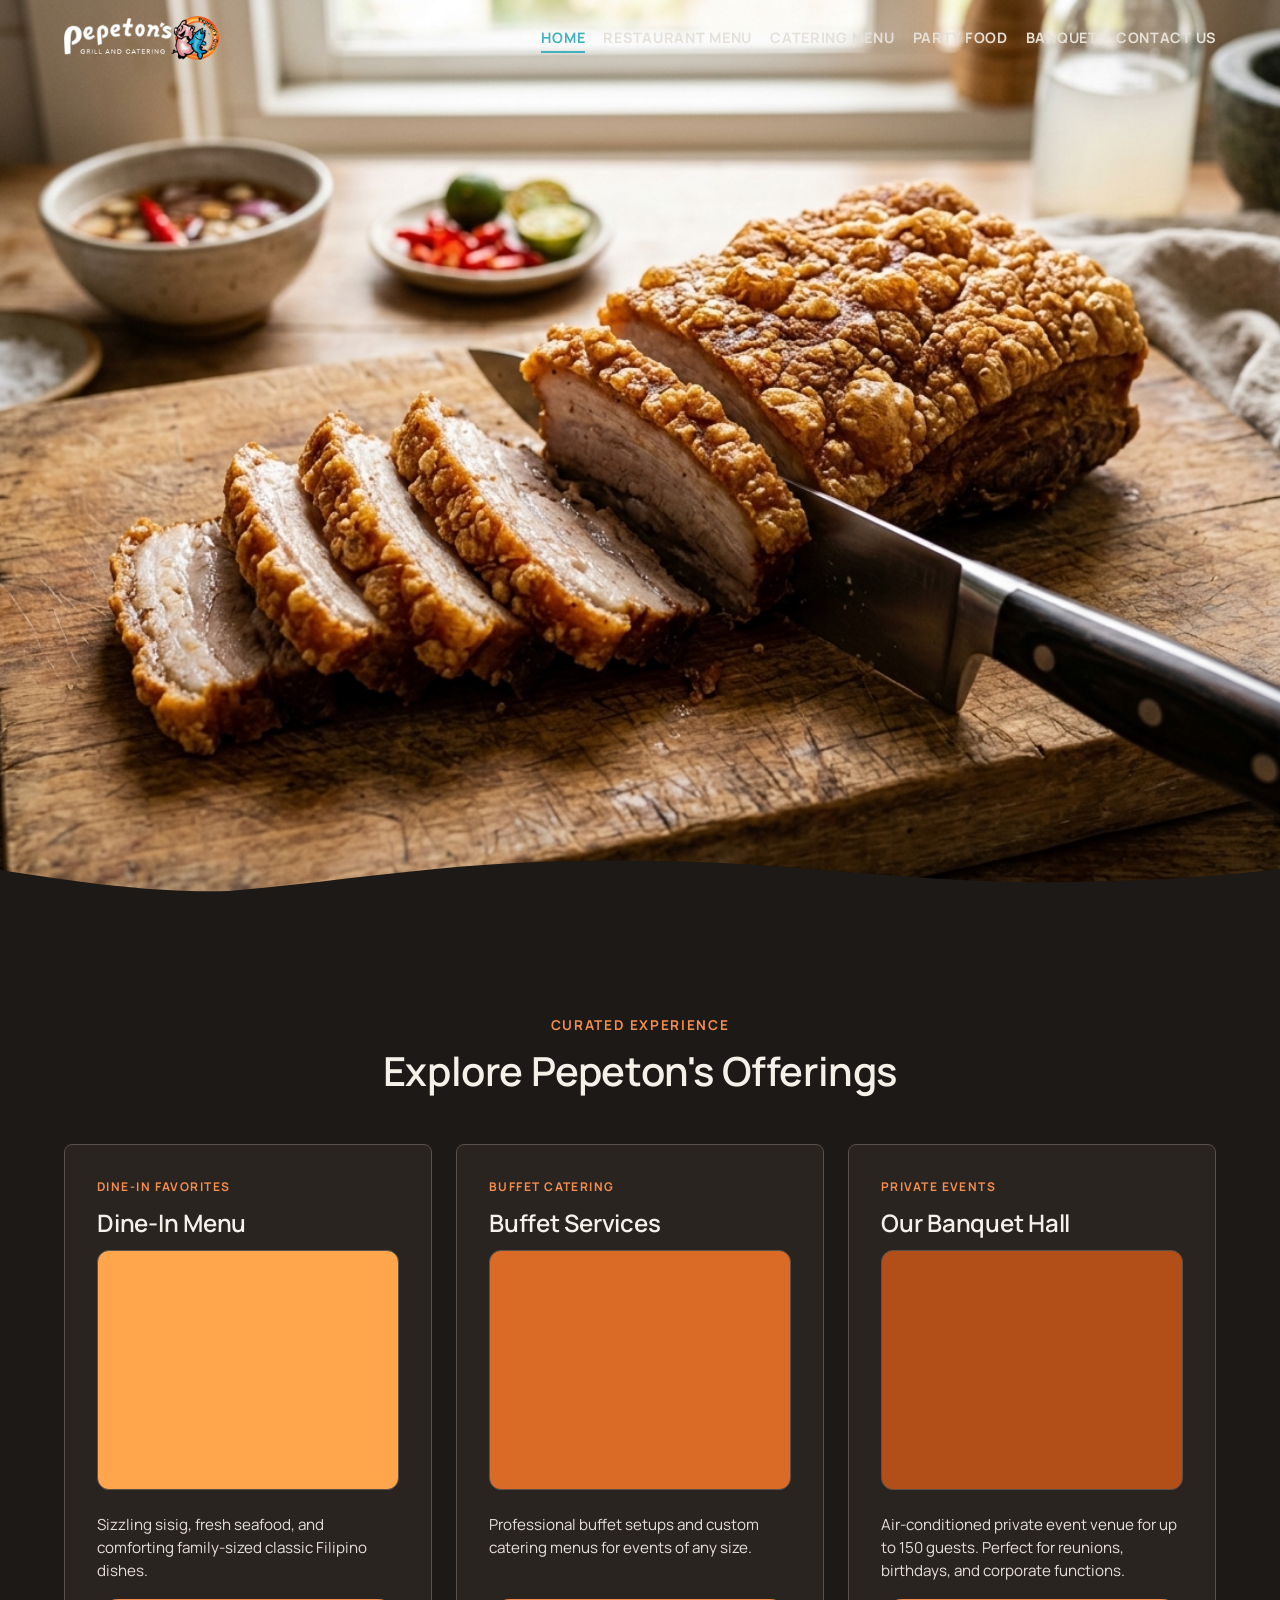
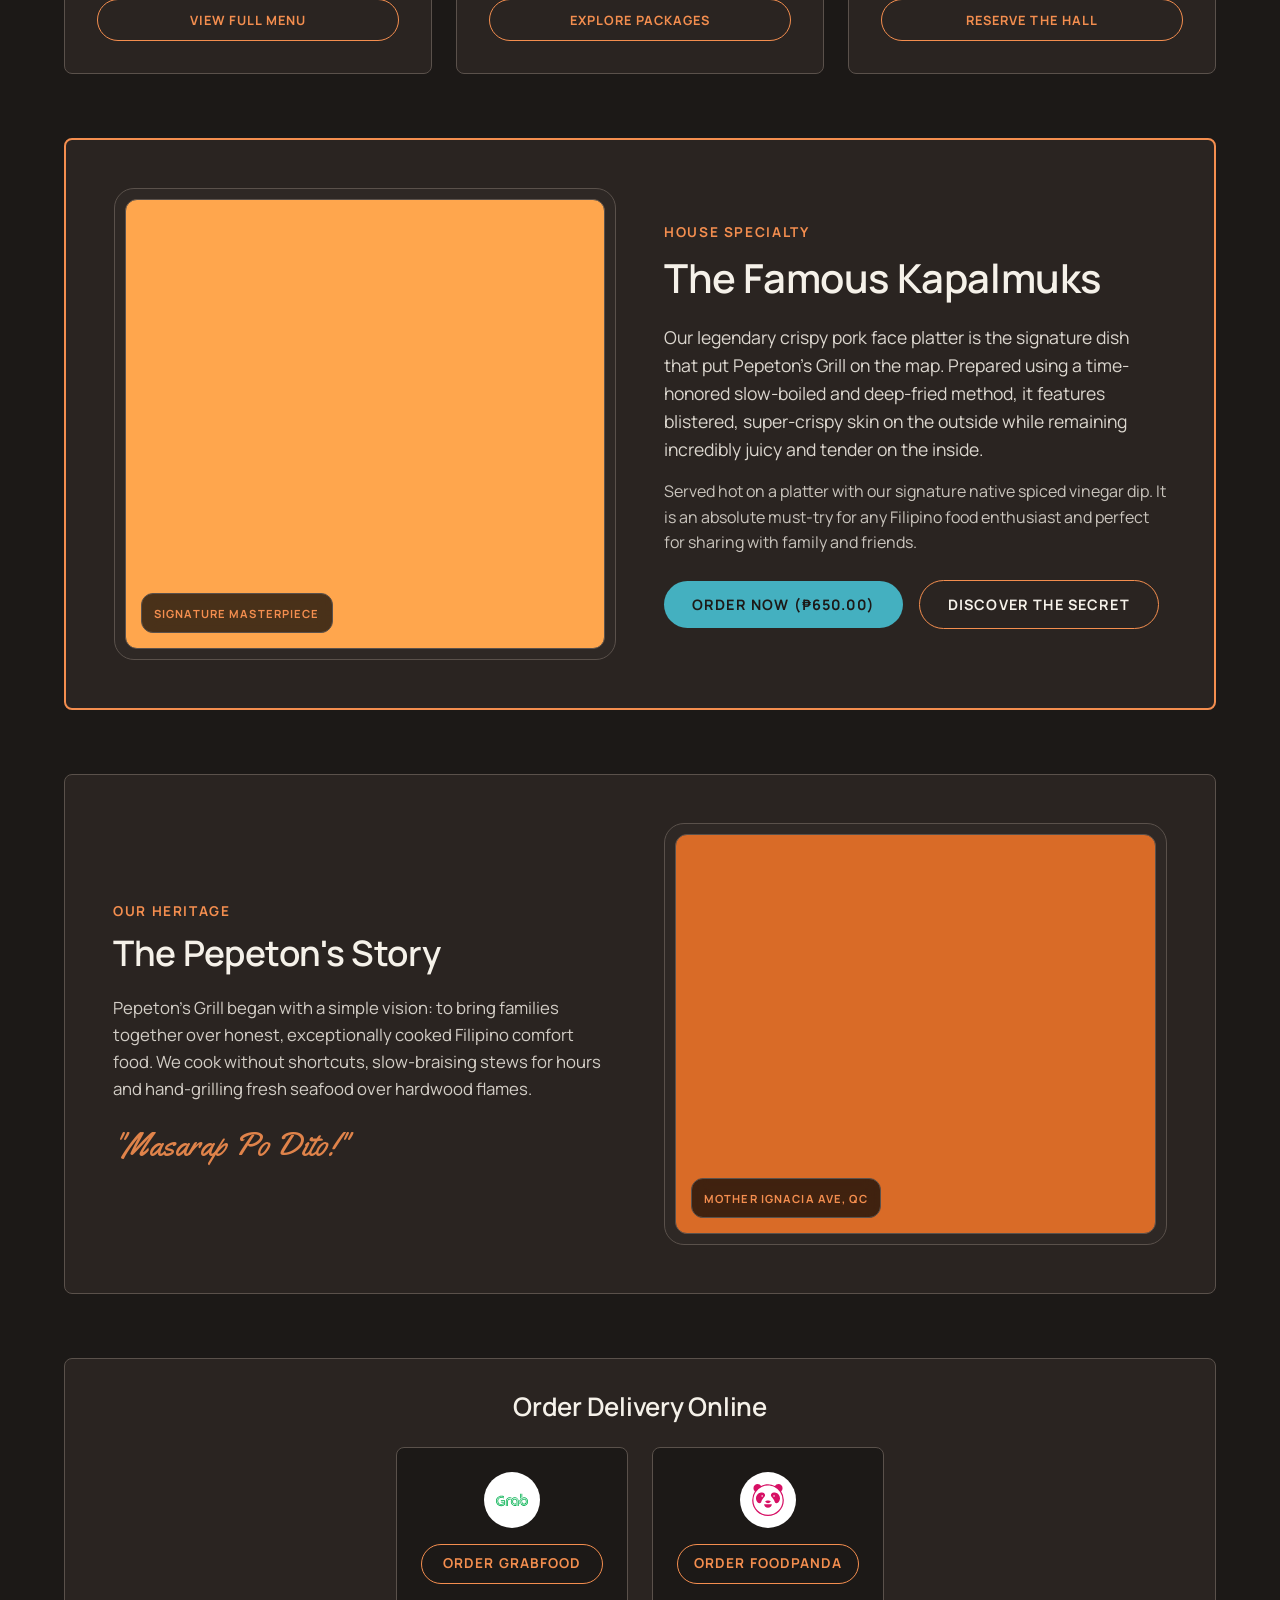
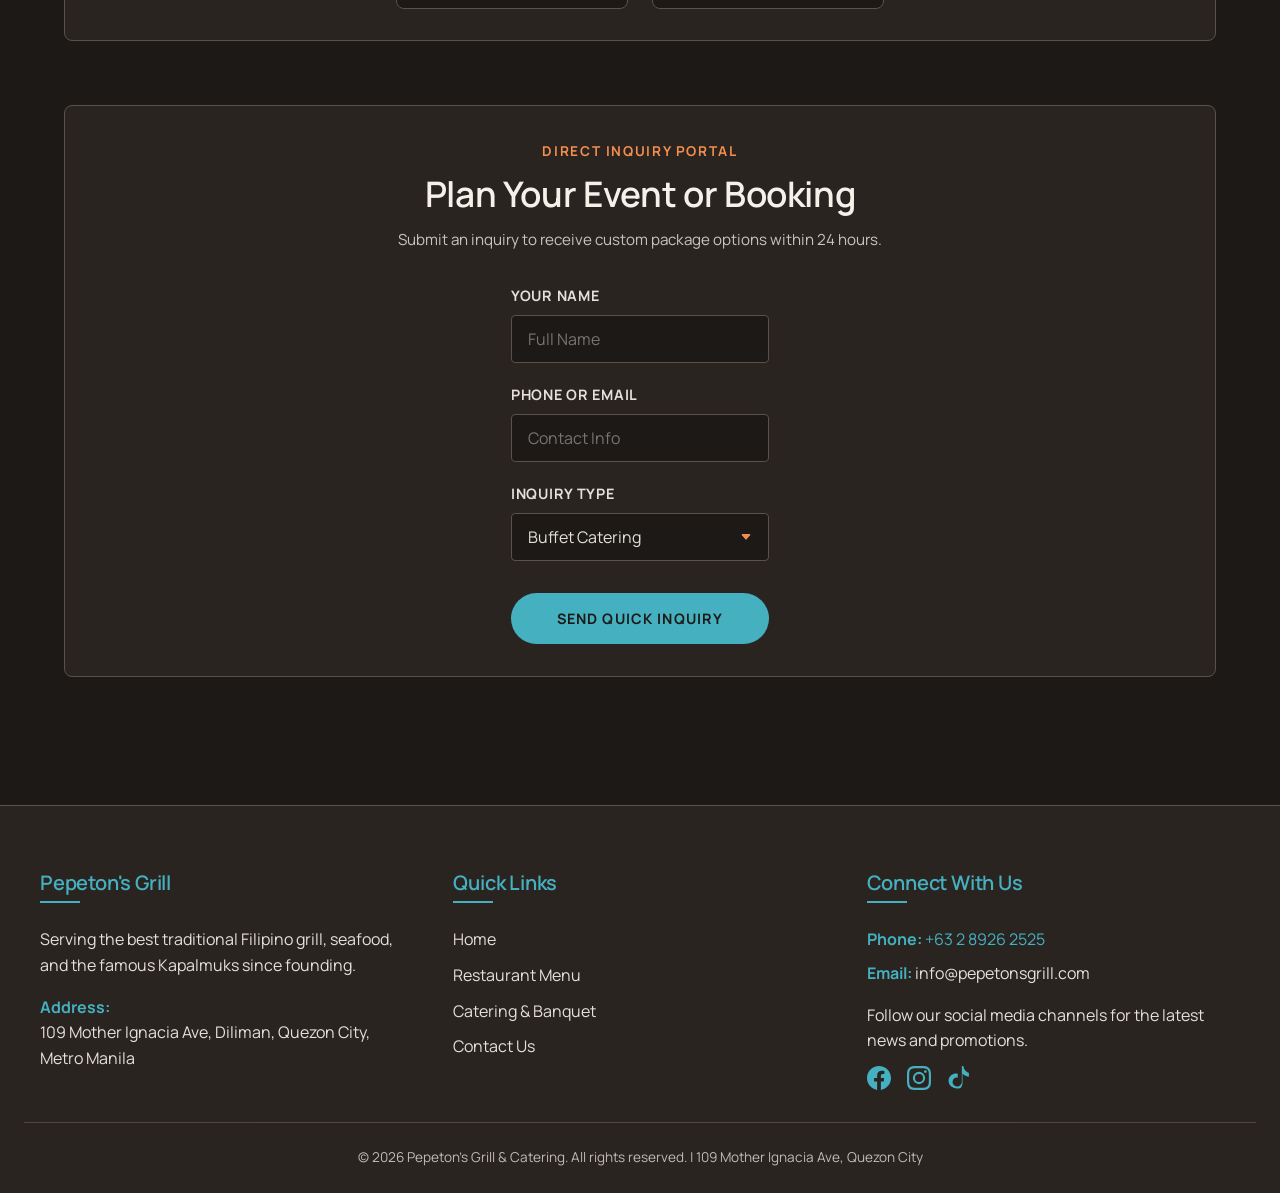
<file: index.html>
<!DOCTYPE html>
<html lang="en">
<head>
  <meta charset="UTF-8">
  <meta name="viewport" content="width=device-width, initial-scale=1.0">
  <title>Pepeton's Grill & Catering | Home | Filipino & Seafood in Quezon City</title>
  <meta name="description" content="Welcome to Pepeton's Grill & Catering in Quezon City. Famous for Kapalmuks (crispy pork face), sisig, and grilled seafood. Order delivery or book private banquet and catering.">
  
  <!-- Google Fonts: Manrope and Cursive fonts -->
  <link rel="preconnect" href="https://fonts.googleapis.com">
  <link rel="preconnect" href="https://fonts.gstatic.com" crossorigin>
  <link href="https://fonts.googleapis.com/css2?family=Manrope:wght@400;500;600;700;800&family=Dancing+Script:wght@700&family=Pacifico&family=Satisfy&family=Yellowtail&display=swap" rel="stylesheet">
  
  <link rel="stylesheet" href="css/style.css">

</head>
<body>

  <!-- Top Sticky Header -->
  <header class="header-overlay">
    <div class="nav-container">
      <a href="index.html" class="nav-logo" id="headerLogoLink">
        <img src="assets/logo.png" alt="Pepeton's Logo">
      </a>
      
      <button class="mobile-nav-toggle" id="mobileNavToggle" aria-label="Toggle navigation">
        <span></span>
        <span></span>
        <span></span>
      </button>

      <ul class="nav-links" id="navLinks">
        <li><a href="index.html" class="active">Home</a></li>
        <li><a href="menu/restaurant.html">Restaurant Menu</a></li>
        <li><a href="menu/catering.html">Catering Menu</a></li>
        <li><a href="menu/party-food.html">Party Food</a></li>
        <li><a href="banquet.html">Banquet</a></li>
        <li><a href="contact.html">Contact Us</a></li>
      </ul>
    </div>
  </header>

  <!-- Hero Section -->
  <section class="hero" id="homeHero">
    <!-- Background Slideshow -->
    <div class="hero-slideshow">
      <div class="hero-slide active" style="background-image: url('bg1.png');"></div>
      <div class="hero-slide" style="background-image: url('bg2.png');"></div>
      <div class="hero-slide" style="background-image: url('bg3.png');"></div>
    </div>
    
    <!-- Hero Vignette/Overlay for legibility -->
    <div class="hero-overlay"></div>


    <!-- Hero Content -->
    <div class="hero-content">
      <div style="display: inline-flex; align-items: center; gap: 16px; margin-bottom: 24px; flex-wrap: wrap;">
        <span class="slogan-badge">Masarap Po Dito!</span>
        <span class="text-red text-uppercase-label" style="font-size: 0.8rem; opacity: 0.9; font-weight: 700;">Dine-In • Delivery • Catering</span>
      </div>
      <h1 style="font-size: clamp(2.3rem, 5vw, 3.8rem); line-height: 1.1; margin: 0 0 24px;">Authentic Filipino Grill & Seafood</h1>
      <p class="hero-tagline" style="margin-bottom: 32px; font-size: 1.15rem; line-height: 1.6;">
        Welcome to Pepeton's. We slow-cook, open-grill, and serve with family hospitality in the heart of Quezon City. Home of the famous crispy Kapalmuks platter.
      </p>
      
      <div class="hero-actions" style="margin-bottom: 40px;">
        <a href="menu/restaurant.html" class="btn btn-secondary" id="heroBtnMenu" style="border-color: var(--color-header-gold); color: var(--color-price-white);">Our Menu</a>
        <a href="#homeQuickInquiry" class="btn btn-primary" id="heroBtnCatering" style="background-color: var(--color-header-gold); color: var(--color-bg-dark);">Our Stores</a>
      </div>
      
      <div class="hero-operating-info" style="border-top-color: var(--color-divider-brown);">
        <div>
          <strong class="text-gold text-uppercase-label">Address</strong>
          <p>109 Mother Ignacia Ave, QC</p>
        </div>
        <div>
          <strong class="text-gold text-uppercase-label">Hours</strong>
          <p>10:00 AM - 10:00 PM Daily</p>
        </div>
      </div>
    </div>
    

    <!-- Organic Wave Separator -->
    <div class="hero-wave">
      <svg viewBox="0 0 1200 120" preserveAspectRatio="none" style="position: relative; display: block; width: calc(100% + 1.3px); height: 40px; transform: rotateY(180deg);">
        <path d="M985.66,92.83C906.67,72,823.78,31,743.84,14.19c-82.26-17.34-168.06-16.33-250.45.39-57.84,11.73-114,31.07-172,41.86A600.21,600.21,0,0,1,0,27.35V120H1200V30.25C1123.29,66.36,1059.08,98.7,985.66,92.83Z" fill="var(--color-bg-dark)"></path>
      </svg>
    </div>
  </section>

  <main>

    <section id="homeBento" style="margin-bottom: 64px;">
      <div style="text-align: center; margin-bottom: 48px;">
        <span class="text-gold text-uppercase-label">Curated Experience</span>
        <h2 style="font-size: 2.5rem; margin-top: 8px;">Explore Pepeton's Offerings</h2>
      </div>
      <div class="bento-grid">
        <!-- Bento Cell 1: Dine-In Menu -->
        <div class="card scroll-reveal" style="padding: 32px; display: flex; flex-direction: column; justify-content: space-between; height: 100%;">
          <div style="display: flex; flex-direction: column; align-items: flex-start; width: 100%;">
            <span class="text-gold text-uppercase-label" style="font-size: 0.75rem;">Dine-In Favorites</span>
            <h3 style="font-size: 1.5rem; margin: 12px 0; color: var(--color-price-white);">Dine-In Menu</h3>
            <div class="image-placeholder" style="width: 100%; min-height: 240px; background-color: #FFA64D; margin-bottom: 24px; border-radius: 12px;"></div>
            <p style="font-size: 0.95rem; color: var(--color-body-cream); line-height: 1.5; margin-bottom: 16px;">
              Sizzling sisig, fresh seafood, and comforting family-sized classic Filipino dishes.
            </p>
          </div>
          <a href="menu/restaurant.html" class="btn btn-secondary" style="width: 100%; text-align: center; font-size: 0.8rem; padding: 10px 0; margin-top: auto;">View Full Menu</a>
        </div>

        <!-- Bento Cell 2: Catering Services -->
        <div class="card scroll-reveal" style="padding: 32px; display: flex; flex-direction: column; justify-content: space-between; height: 100%;">
          <div style="display: flex; flex-direction: column; align-items: flex-start; width: 100%;">
            <span class="text-gold text-uppercase-label" style="font-size: 0.75rem;">Buffet Catering</span>
            <h3 style="font-size: 1.5rem; margin: 12px 0; color: var(--color-price-white);">Buffet Services</h3>
            <div class="image-placeholder" style="width: 100%; min-height: 240px; background-color: #D96B27; margin-bottom: 24px; border-radius: 12px;"></div>
            <p style="font-size: 0.95rem; color: var(--color-body-cream); line-height: 1.5; margin-bottom: 16px;">
              Professional buffet setups and custom catering menus for events of any size.
            </p>
          </div>
          <a href="menu/catering.html" class="btn btn-secondary" style="width: 100%; text-align: center; font-size: 0.8rem; padding: 10px 0; margin-top: auto;">Explore Packages</a>
        </div>

        <!-- Bento Cell 3: Banquet Hall -->
        <div class="card scroll-reveal" style="padding: 32px; display: flex; flex-direction: column; justify-content: space-between; height: 100%;">
          <div style="display: flex; flex-direction: column; align-items: flex-start; width: 100%;">
            <span class="text-gold text-uppercase-label" style="font-size: 0.75rem;">Private Events</span>
            <h3 style="font-size: 1.5rem; margin: 12px 0; color: var(--color-price-white);">Our Banquet Hall</h3>
            <div class="image-placeholder" style="width: 100%; min-height: 240px; background-color: #B24E18; margin-bottom: 24px; border-radius: 12px;"></div>
            <p style="font-size: 0.95rem; color: var(--color-body-cream); line-height: 1.5; margin-bottom: 16px;">
              Air-conditioned private event venue for up to 150 guests. Perfect for reunions, birthdays, and corporate functions.
            </p>
          </div>
          <a href="banquet.html" class="btn btn-secondary" style="width: 100%; text-align: center; font-size: 0.8rem; padding: 10px 0; margin-top: auto;">Reserve the Hall</a>
        </div>
      </div>
    </section>

    <!-- Dedicated Showcase Section for the Famous Kapalmuks -->
    <section id="homeKapalmuksHighlight" class="card scroll-reveal" style="padding: 48px; margin-bottom: 64px; border: 2px solid var(--color-header-gold);">
      <div class="content-grid" style="align-items: center; gap: 48px;">
        <div style="border: 1px solid var(--color-brown-mid); padding: 10px; border-radius: 20px; background: rgba(255, 255, 255, 0.02); box-sizing: border-box; width: 100%;">
          <div class="image-placeholder" style="min-height: 450px; background-color: #FFA64D; border-radius: 12px; position: relative;">
            <div style="position: absolute; bottom: 15px; left: 15px; background: rgba(12, 10, 9, 0.75); padding: 6px 12px; border-radius: 12px; border: 1px solid var(--color-brown-mid); backdrop-filter: blur(8px);">
              <span style="font-size: 0.7rem; color: var(--color-header-gold); font-weight: 700; letter-spacing: 0.1em; text-transform: uppercase;">Signature Masterpiece</span>
            </div>
          </div>
        </div>
        <div>
          <span class="text-gold text-uppercase-label">House Specialty</span>
          <h2 style="font-size: 2.5rem; margin-top: 8px; margin-bottom: 20px; color: var(--color-price-white);">The Famous Kapalmuks</h2>
          <p style="font-size: 1.1rem; line-height: 1.6; margin-bottom: 16px; opacity: 0.95; color: var(--color-body-cream);">
            Our legendary crispy pork face platter is the signature dish that put Pepeton's Grill on the map. Prepared using a time-honored slow-boiled and deep-fried method, it features blistered, super-crispy skin on the outside while remaining incredibly juicy and tender on the inside.
          </p>
          <p style="font-size: 1rem; line-height: 1.6; margin-bottom: 24px; color: var(--color-body-cream); opacity: 0.85;">
            Served hot on a platter with our signature native spiced vinegar dip. It is an absolute must-try for any Filipino food enthusiast and perfect for sharing with family and friends.
          </p>
          <div style="display: flex; gap: 16px; align-items: center; flex-wrap: wrap;">
            <a href="menu/restaurant.html#kapalmuks" class="btn btn-primary" style="padding: 12px 28px; font-size: 0.9rem;">Order Now (₱650.00)</a>
            <a href="menu/restaurant.html?filter=kapalmuks" class="btn btn-secondary" style="padding: 12px 28px; font-size: 0.9rem; border-color: var(--color-header-gold); color: var(--color-price-white);">Discover the Secret</a>
          </div>
        </div>
      </div>
    </section>

    <!-- New Our Story Section -->
    <section id="homeStory" class="card scroll-reveal" style="padding: 48px; margin-bottom: 64px;">
      <div class="content-grid" style="align-items: center; gap: 48px;">
        <div>
          <span class="text-gold text-uppercase-label">Our Heritage</span>
          <h2 style="font-size: 2.2rem; margin-top: 8px; margin-bottom: 20px;">The Pepeton's Story</h2>
          <p style="font-size: 1.05rem; line-height: 1.6; margin-bottom: 16px; opacity: 0.9;">
            Pepeton's Grill began with a simple vision: to bring families together over honest, exceptionally cooked Filipino comfort food. We cook without shortcuts, slow-braising stews for hours and hand-grilling fresh seafood over hardwood flames.
          </p>
          <div style="font-family: 'Yellowtail', cursive; font-size: 2rem; color: var(--color-header-gold); opacity: 0.9; margin-top: 16px;">
            "Masarap Po Dito!"
          </div>
        </div>
        <div style="border: 1px solid var(--color-brown-mid); padding: 10px; border-radius: 20px; background: rgba(255, 255, 255, 0.02); box-sizing: border-box; width: 100%;">
          <div class="image-placeholder" style="min-height: 400px; background-color: #D96B27; border-radius: 12px; position: relative;">
            <div style="position: absolute; bottom: 15px; left: 15px; background: rgba(12, 10, 9, 0.75); padding: 6px 12px; border-radius: 12px; border: 1px solid var(--color-brown-mid); backdrop-filter: blur(8px);">
              <span style="font-size: 0.7rem; color: var(--color-header-gold); font-weight: 700; letter-spacing: 0.1em; text-transform: uppercase;">Mother Ignacia Ave, QC</span>
            </div>
          </div>
        </div>
      </div>
    </section>

    <!-- Delivery Platforms -->
    <section class="card" id="homeDelivery" style="text-align: center; padding: 32px 24px; margin-bottom: 64px;">
      <h2 style="margin-bottom: 24px; font-size: 1.6rem;">Order Delivery Online</h2>
      
      <div class="content-grid" style="grid-template-columns: repeat(auto-fit, minmax(200px, 1fr)); gap: 24px; max-width: 600px; margin: 0 auto;">
        <div class="card scroll-reveal" style="padding: 24px; align-items: center; justify-content: center; background-color: var(--color-bg-dark); display: flex; flex-direction: column; gap: 16px; border: 1px solid var(--color-brown-mid);">
          <div style="width: 56px; height: 56px; background-color: #FFFFFF; border-radius: 50%; display: flex; align-items: center; justify-content: center;">
            <svg role="img" viewBox="0 0 24 24" xmlns="http://www.w3.org/2000/svg" style="width: 32px; height: 32px; fill: #00B14F;">
              <title>Grab</title>
              <path d="M23.129 10.863a2.927 2.927 0 00-2.079-.872c-.57 0-1.141.212-1.455.421-.651.434-1.186.904-2.149 2.148v.894c.817-1.064 1.59-1.903 2.177-2.364.386-.31.933-.501 1.427-.501 1.275 0 2.352 1.077 2.352 2.352v.538c0 .63-.247 1.223-.698 1.668a2.341 2.341 0 01-1.654.685c-1.048 0-1.97-.719-2.22-1.701l-.422.51c.307 1.03 1.417 1.789 2.642 1.789.778 0 1.516-.31 2.079-.872.562-.562.871-1.3.871-2.079v-.538c0-.778-.31-1.517-.871-2.078m-12.8-.274c.406 0 .757.087 1.074.266.149-.186.299-.337.411-.449-.335-.256-.903-.415-1.485-.415-.83 0-1.584.3-2.122.843-.534.54-.83 1.287-.83 2.107v3.489h.598V12.94c0-1.385.968-2.352 2.354-2.352m5.678 5.84v-3.488c0-1.072-.84-1.913-1.913-1.913-.5 0-.976.203-1.343.57a1.895 1.895 0 00-.57 1.343v.538c0 1.037.877 1.913 1.913 1.913.285 0 .671-.07.908-.264v-.631c-.232.187-.57.298-.908.298a1.302 1.302 0 01-1.315-1.316v-.538a1.3 1.3 0 011.315-1.314 1.3 1.3 0 011.316 1.314v3.489zM0 12.596v.193c0 1.036.393 2.003 1.107 2.722a3.759 3.759 0 002.689 1.112c.82 0 1.548-.186 2.162-.551.506-.302.73-.607.75-.635V12.22H3.65v.597H6.11v2.434l-.002.002c-.288.288-.972.77-2.312.77a3.165 3.165 0 01-2.279-.938 3.247 3.247 0 01-.92-2.297v-.193c0-.83.375-1.656 1.026-2.269a3.558 3.558 0 012.442-.967c.847 0 1.438.129 1.913.416v-.67c-.494-.21-1.085-.305-1.913-.305C1.862 8.8 0 10.538 0 12.595m10.329-.968c.226 0 .419.037.571.112.075-.186.151-.339.262-.525-.162-.116-.549-.186-.833-.186-1.09 0-1.913.823-1.913 1.913v3.489h.598V12.94c0-.774.54-1.314 1.315-1.314m-4.351-.702v-.707c-.541-.29-1.131-.419-1.913-.419-.799 0-1.555.293-2.132.824-.577.532-.895 1.233-.895 1.972v.193c0 1.542 1.237 2.796 2.758 2.796 1.237 0 1.745-.405 1.874-.533v-1.794H3.65v.598h1.46v.899l-.005.001c-.187.075-.578.231-1.31.231-.58 0-1.122-.225-1.528-.636a2.203 2.203 0 01-.632-1.562v-.193c0-1.192 1.113-2.198 2.43-2.198.91 0 1.45.147 1.913.528m14.105 1.126c.27-.27.623-.424.967-.424.737 0 1.315.577 1.315 1.314v.538c0 .738-.578 1.316-1.315 1.316-.357 0-.702-.196-.972-.55a2.151 2.151 0 01-.418-1.12l-.484.591c.095.452.33.885.665 1.19.344.313.774.486 1.209.486a1.915 1.915 0 001.913-1.913v-.538c0-.499-.202-.977-.57-1.343a1.896 1.896 0 00-1.343-.57c-.316 0-.818.114-1.417.652l-.002.002c-.16.16-.536.536-.765.804-.384.42-.943 1.054-1.42 1.688v.933c.529-.68.833-1.06 1.33-1.634.445-.519.996-1.15 1.307-1.422m-8.939 1.428c0 .779.31 1.517.872 2.08a2.93 2.93 0 002.078.87c.33 0 .669-.07.908-.188v-.597c-.28.117-.618.188-.908.188-1.274 0-2.352-1.077-2.352-2.353v-.538c0-1.275 1.078-2.352 2.352-2.352a2.34 2.34 0 012.353 2.353v3.488h.598v-3.604a2.979 2.979 0 00-.915-2.006 2.92 2.92 0 00-2.036-.83c-.778 0-1.516.31-2.078.873a2.926 2.926 0 00-.872 2.078zm6.918-2.313c.183-.22.372-.443.596-.631V7.378h-.596zm1.037-.876V7.378h.597V9.88a3.601 3.601 0 00-.597.41"/>
            </svg>
          </div>
          <a href="https://food.grab.com" target="_blank" rel="noopener" class="btn btn-secondary" style="padding: 8px 16px; font-size: 0.85rem; width: 100%;">Order GrabFood</a>
        </div>
        
        <div class="card scroll-reveal" style="padding: 24px; align-items: center; justify-content: center; background-color: var(--color-bg-dark); display: flex; flex-direction: column; gap: 16px; border: 1px solid var(--color-brown-mid);">
          <div style="width: 56px; height: 56px; background-color: #FFFFFF; border-radius: 50%; display: flex; align-items: center; justify-content: center;">
            <svg role="img" viewBox="0 0 24 24" xmlns="http://www.w3.org/2000/svg" style="width: 32px; height: 32px; fill: #D70F64;">
              <title>foodpanda</title>
              <path d="M4.224 0a3.14 3.14 0 00-3.14 3.127 3.1 3.1 0 001.079 2.36 11.811 11.811 0 00-2.037 6.639C.126 18.68 5.458 24 12 24c6.542 0 11.874-5.32 11.874-11.874a11.69 11.69 0 00-2.025-6.614 3.136 3.136 0 001.09-2.373A3.132 3.132 0 0019.8.012a3.118 3.118 0 00-2.636 1.438A11.792 11.792 0 0012.012.264c-1.845 0-3.595.419-5.152 1.174A3.133 3.133 0 004.224 0zM12 1.198c1.713 0 3.331.396 4.78 1.102a10.995 10.995 0 014.29 3.715 10.89 10.89 0 011.882 6.135c.011 6.039-4.901 10.951-10.94 10.951-6.04 0-10.951-4.912-10.951-10.951 0-2.277.694-4.386 1.88-6.135A11.08 11.08 0 017.232 2.3 10.773 10.773 0 0112 1.198zM7.367 6.345c-.853.012-1.743.292-2.28.653-1.031.682-2.29 2.156-2.085 4.181.191 2.025 1.785 3.283 2.612 3.283.826 0 1.234-.42 1.485-1.45.252-1.018 1.115-2.192 2.217-3.45s-.024-2.469-.024-2.469c-.393-.513-1.052-.727-1.755-.747a3.952 3.952 0 00-.17-.001zm9.233.007l-.17.001c-.702.02-1.358.233-1.746.752 0 0-1.126 1.21-.024 2.469 1.114 1.258 1.965 2.432 2.217 3.45.251 1.019.659 1.438 1.485 1.45.827 0 2.409-1.258 2.612-3.283.204-2.025-1.054-3.51-2.084-4.182-.544-.36-1.437-.643-2.29-.657zm-8.962 2c.348 0 .624.275.624.623-.012.335-.288.623-.624.623a.619.619 0 01-.623-.623c0-.348.276-.624.623-.624zm8.891 0c.348 0 .623.275.623.623-.012.335-.287.623-.623.623a.619.619 0 01-.623-.623c0-.348.288-.624.623-.624zm-4.541 4.025c-.527 0-2.06.096-2.06.587 0 .887 1.88 1.522 2.06 1.474.18.048 2.06-.587 2.06-1.474 0-.49-1.52-.587-2.06-.587zM9.076 15.17c0 1.414 1.294 2.564 2.912 2.564 1.618 0 2.924-1.15 2.924-2.564z"/>
            </svg>
          </div>
          <a href="https://www.foodpanda.ph" target="_blank" rel="noopener" class="btn btn-secondary" style="padding: 8px 16px; font-size: 0.85rem; width: 100%;">Order Foodpanda</a>
        </div>
      </div>
    </section>

    <!-- High-Converting Lead Generation Inquiry Widget -->
    <section class="card scroll-reveal" id="homeQuickInquiry" style="padding: 32px; margin-bottom: 64px;">
      <div style="text-align: center; max-width: 600px; margin: 0 auto 32px;">
        <span class="text-gold text-uppercase-label">Direct Inquiry Portal</span>
        <h2 style="font-size: 2.2rem; margin-top: 8px; margin-bottom: 12px;">Plan Your Event or Booking</h2>
        <p style="font-size: 0.95rem; opacity: 0.85;">Submit an inquiry to receive custom package options within 24 hours.</p>
      </div>
      
      <form id="quickInquiryForm" style="max-width: 800px; margin: 0 auto;" onsubmit="event.preventDefault(); alert('Thank you! Your inquiry has been registered. Our events manager will contact you shortly.'); this.reset();">
        <div class="content-grid" style="grid-template-columns: repeat(auto-fit, minmax(200px, 1fr)); gap: 20px; margin-bottom: 32px;">
          <div class="form-group" style="margin-bottom: 0;">
            <label for="quickName">Your Name</label>
            <input type="text" id="quickName" class="form-control" placeholder="Full Name" required>
          </div>
          
          <div class="form-group" style="margin-bottom: 0;">
            <label for="quickContact">Phone or Email</label>
            <input type="text" id="quickContact" class="form-control" placeholder="Contact Info" required>
          </div>
          
          <div class="form-group" style="margin-bottom: 0;">
            <label for="quickType">Inquiry Type</label>
            <select id="quickType" class="form-control" required>
              <option value="catering">Buffet Catering</option>
              <option value="banquet">Private Banquet Booking</option>
              <option value="party">Party Trays Delivery/Pickup</option>
              <option value="table">Table Reservation</option>
            </select>
          </div>
        </div>
        
        <button type="submit" class="btn btn-primary" style="width: 100%; padding: 16px 0; font-size: 0.9rem;">Send Quick Inquiry</button>
      </form>
    </section>
  </main>

  <!-- Footer -->
  <footer>
    <div class="footer-grid">
      <div class="footer-col">
        <h3 class="text-gold">Pepeton's Grill</h3>
        <p>Serving the best traditional Filipino grill, seafood, and the famous Kapalmuks since founding.</p>
        <p style="margin-top: 16px;"><strong class="text-gold">Address:</strong><br>109 Mother Ignacia Ave, Diliman, Quezon City, Metro Manila</p>
      </div>
      
      <div class="footer-col">
        <h3 class="text-gold">Quick Links</h3>
        <ul>
          <li><a href="index.html">Home</a></li>
          <li><a href="menu/restaurant.html">Restaurant Menu</a></li>
          <li><a href="menu/catering.html">Catering & Banquet</a></li>
          <li><a href="contact.html">Contact Us</a></li>
        </ul>
      </div>

      <div class="footer-col">
        <h3 class="text-gold">Connect With Us</h3>
        <p><strong class="text-gold">Phone:</strong> <a href="tel:+63289262525" class="text-gold">+63 2 8926 2525</a></p>
        <p><strong class="text-gold">Email:</strong> info@pepetonsgrill.com</p>
        <p style="margin-top: 16px;">Follow our social media channels for the latest news and promotions.</p>
        <p style="margin-top: 12px; display: flex; gap: 16px; align-items: center;">
          <a href="https://facebook.com" target="_blank" rel="noopener" class="text-gold" aria-label="Facebook" style="display: flex; align-items: center;">
            <svg viewBox="0 0 24 24" fill="currentColor" style="width: 24px; height: 24px; transition: transform 0.2s;" onmouseover="this.style.transform='scale(1.1)'" onmouseout="this.style.transform='scale(1)'">
              <path d="M24 12.073c0-6.627-5.373-12-12-12s-12 5.373-12 12c0 5.99 4.388 10.954 10.125 11.854v-8.385H7.078v-3.47h3.047V9.43c0-3.007 1.792-4.669 4.533-4.669 1.312 0 2.686.235 2.686.235v2.953H15.83c-1.491 0-1.956.925-1.956 1.874v2.25h3.328l-.532 3.47h-2.796v8.385C19.612 23.027 24 18.062 24 12.073z"/>
            </svg>
          </a>
          <a href="https://instagram.com" target="_blank" rel="noopener" class="text-gold" aria-label="Instagram" style="display: flex; align-items: center;">
            <svg viewBox="0 0 24 24" fill="currentColor" style="width: 24px; height: 24px; transition: transform 0.2s;" onmouseover="this.style.transform='scale(1.1)'" onmouseout="this.style.transform='scale(1)'">
              <path d="M12 2.163c3.204 0 3.584.012 4.85.07 3.252.148 4.771 1.691 4.919 4.919.058 1.265.069 1.645.069 4.849 0 3.205-.012 3.584-.069 4.849-.149 3.225-1.664 4.771-4.919 4.919-1.266.058-1.644.07-4.85.07-3.204 0-3.584-.012-4.849-.07-3.26-.149-4.771-1.699-4.919-4.92-.058-1.265-.07-1.644-.07-4.849 0-3.204.013-3.583.07-4.849.149-3.227 1.664-4.771 4.919-4.919 1.266-.057 1.645-.069 4.849-.069zM12 0C8.741 0 8.333.014 7.053.072 2.695.272.273 2.69.073 7.051.014 8.333 0 8.741 0 12c0 3.259.014 3.668.072 4.948.2 4.358 2.618 6.98 6.98 6.98 1.281.058 1.689.072 4.948.072 3.259 0 3.668-.014 4.948-.072 4.354-.2 6.782-2.618 6.979-6.98.059-1.28.073-1.689.073-4.948 0-3.259-.014-3.667-.072-4.947-.196-4.354-2.617-6.78-6.979-6.98C15.668.014 15.259 0 12 0zm0 5.838a6.162 6.162 0 1 0 0 12.324 6.162 6.162 0 0 0 0-12.324zM12 16a4 4 0 1 1 0-8 4 4 0 0 1 0 8zm6.406-11.845a1.44 1.44 0 1 0 0 2.881 1.44 1.44 0 0 0 0-2.881z"/>
            </svg>
          </a>
          <a href="https://tiktok.com" target="_blank" rel="noopener" class="text-gold" aria-label="TikTok" style="display: flex; align-items: center;">
            <svg viewBox="0 0 24 24" fill="currentColor" style="width: 24px; height: 24px; transition: transform 0.2s;" onmouseover="this.style.transform='scale(1.1)'" onmouseout="this.style.transform='scale(1)'">
              <path d="M12.525.02c1.31-.02 2.61-.01 3.91-.02.08 1.53.63 3.02 1.59 4.23.97 1.22 2.34 2.12 3.86 2.57v3.83c-1.84-.04-3.61-.69-5.06-1.83a8.914 8.914 0 0 1-1.3-1.29v8.94c.05 1.89-.52 3.75-1.63 5.25A9.458 9.458 0 0 1 4.28 20.4c-1.72-1.37-2.73-3.48-2.71-5.69.02-2.2 1.05-4.29 2.78-5.64 1.83-1.42 4.2-1.92 6.42-1.34v3.9c-1.1-.35-2.29-.19-3.26.43a4.793 4.793 0 0 0-1.93 3.86c.01 1.4.67 2.73 1.8 3.56a4.896 4.896 0 0 0 5.97-.24c1.02-.91 1.56-2.25 1.48-3.62V0h-.02z"/>
            </svg>
          </a>
        </p>
      </div>
    </div>
    <div class="footer-bottom">
      &copy; 2026 Pepeton's Grill & Catering. All rights reserved. | 109 Mother Ignacia Ave, Quezon City
    </div>
  </footer>

  <script src="js/main.js"></script>
</body>
</html>
</file>
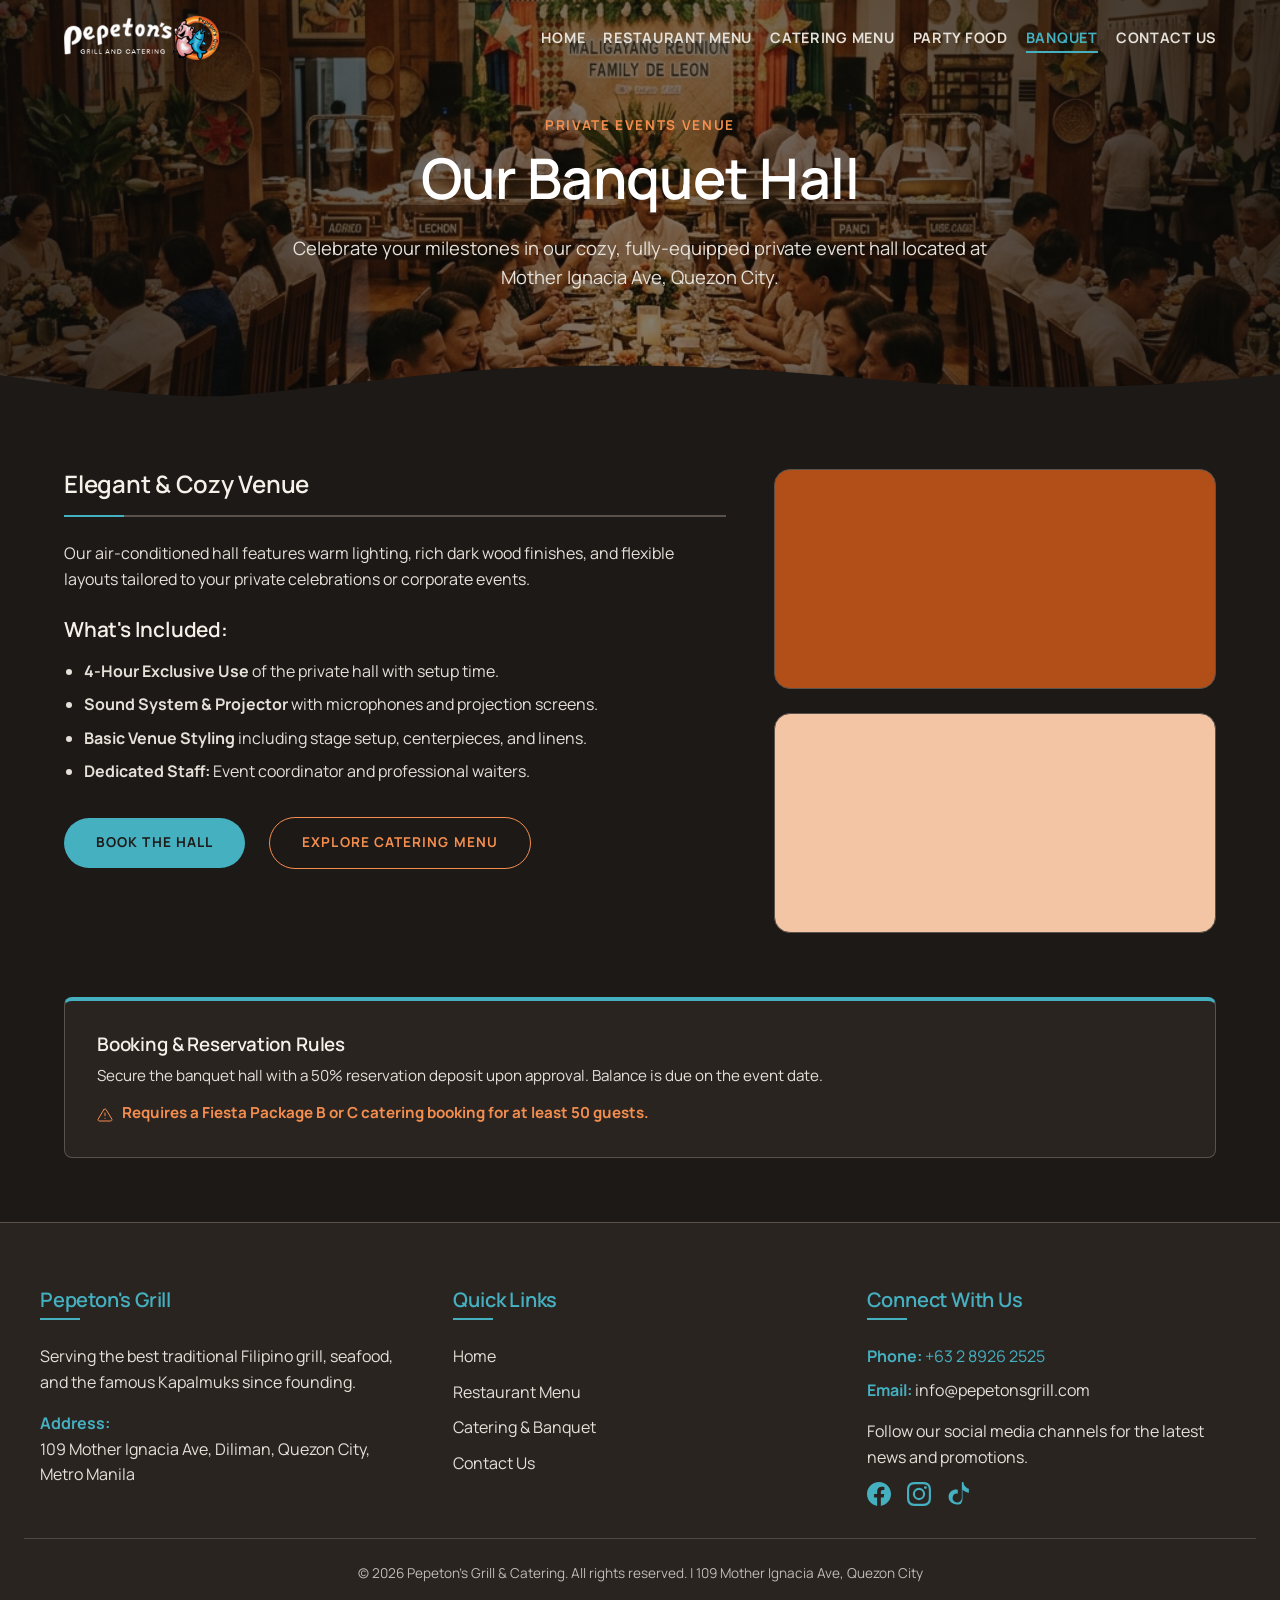
<file: banquet.html>
<!DOCTYPE html>
<html lang="en">
<head>
  <meta charset="UTF-8">
  <meta name="viewport" content="width=device-width, initial-scale=1.0">
  <title>Banquet Hall & Event Hosting | Pepeton's Quezon City</title>
  <meta name="description" content="Host your private events at Pepeton's Banquet Hall in Quezon City. Perfect for debuts, reunions, seminars, and wedding banquets. Capacity up to 150 guests.">
  
  <link rel="preconnect" href="https://fonts.googleapis.com">
  <link rel="preconnect" href="https://fonts.gstatic.com" crossorigin>
  <link href="https://fonts.googleapis.com/css2?family=Manrope:wght@400;500;600;700;800&display=swap" rel="stylesheet">
  
  <link rel="stylesheet" href="css/style.css">
</head>
<body>

  <!-- Top Sticky Header -->
  <header class="header-overlay">
    <div class="nav-container">
      <a href="index.html" class="nav-logo" id="headerLogoLink">
        <img src="assets/logo.png" alt="Pepeton's Logo">
      </a>
      
      <button class="mobile-nav-toggle" id="mobileNavToggle" aria-label="Toggle navigation">
        <span></span>
        <span></span>
        <span></span>
      </button>

      <ul class="nav-links" id="navLinks">
        <li><a href="index.html">Home</a></li>
        <li><a href="menu/restaurant.html">Restaurant Menu</a></li>
        <li><a href="menu/catering.html">Catering Menu</a></li>
        <li><a href="menu/party-food.html">Party Food</a></li>
        <li><a href="banquet.html" class="active">Banquet</a></li>
        <li><a href="contact.html">Contact Us</a></li>
      </ul>
    </div>
  </header>

  <!-- Hero Header Banner -->
  <section class="hero hero-subpage" style="background-image: url('assets/banquet_hall.png');">
    <!-- Hero Vignette/Overlay for legibility -->
    <div class="hero-overlay" style="background: linear-gradient(to right, rgba(12, 10, 9, 0.8) 0%, rgba(12, 10, 9, 0.5) 50%, rgba(12, 10, 9, 0.8) 100%);"></div>
    
    <div class="hero-content" style="margin-left: 0; text-align: center; max-width: 800px; padding: 0 var(--space-lg);">
      <span class="text-gold text-uppercase-label">Private Events Venue</span>
      <h1 style="font-size: clamp(2.2rem, 5vw, 3.5rem); margin-top: 8px; color: #FFFFFF; line-height: 1.15;">Our Banquet Hall</h1>
      <p class="hero-tagline" style="margin-bottom: 0; font-size: 1.15rem; color: var(--color-body-cream);">
        Celebrate your milestones in our cozy, fully-equipped private event hall located at Mother Ignacia Ave, Quezon City.
      </p>
    </div>

    <!-- Organic Wave Separator -->
    <div class="hero-wave">
      <svg viewBox="0 0 1200 120" preserveAspectRatio="none" style="position: relative; display: block; width: calc(100% + 1.3px); height: 40px; transform: rotateY(180deg);">
        <path d="M985.66,92.83C906.67,72,823.78,31,743.84,14.19c-82.26-17.34-168.06-16.33-250.45.39-57.84,11.73-114,31.07-172,41.86A600.21,600.21,0,0,1,0,27.35V120H1200V30.25C1123.29,66.36,1059.08,98.7,985.66,92.83Z" fill="var(--color-bg-dark)"></path>
      </svg>
    </div>
  </section>

  <main>

    <!-- Venue Details & Image Placeholders -->
    <section class="content-grid" style="grid-template-columns: 1.2fr 0.8fr; gap: 48px; align-items: start; margin-bottom: 64px;">
      <div class="scroll-reveal">
        <h2 class="menu-section-title">Elegant & Cozy Venue</h2>
        <p style="margin-bottom: 24px; line-height: 1.6;">
          Our air-conditioned hall features warm lighting, rich dark wood finishes, and flexible layouts tailored to your private celebrations or corporate events.
        </p>

        <h3 style="margin: 24px 0 16px; font-size: 1.3rem;">What's Included:</h3>
        <ul style="margin-bottom: 32px; padding-left: 20px; line-height: 1.7;">
          <li style="margin-bottom: 6px;"><strong>4-Hour Exclusive Use</strong> of the private hall with setup time.</li>
          <li style="margin-bottom: 6px;"><strong>Sound System & Projector</strong> with microphones and projection screens.</li>
          <li style="margin-bottom: 6px;"><strong>Basic Venue Styling</strong> including stage setup, centerpieces, and linens.</li>
          <li style="margin-bottom: 6px;"><strong>Dedicated Staff:</strong> Event coordinator and professional waiters.</li>
        </ul>

        <div style="display: flex; gap: 24px; align-items: center; margin-top: 24px;">
          <a href="contact.html?type=banquet" class="btn btn-primary">Book the Hall</a>
          <a href="menu/catering.html" class="btn btn-secondary">Explore Catering Menu</a>
        </div>
      </div>

      <!-- Photo Gallery Blank Placeholders -->
      <div class="scroll-reveal" style="display: flex; flex-direction: column; gap: 24px;">
        <div class="image-placeholder" style="min-height: 220px; background-color: #B24E18; border-radius: var(--radius-lg);"></div>
        <div class="image-placeholder" style="min-height: 220px; background-color: #F3C5A5; border-radius: var(--radius-lg);"></div>
      </div>
    </section>

    <!-- Booking Guidelines Card -->
    <section class="card scroll-reveal" style="border-top: 4px solid var(--color-section-red) !important; margin-bottom: 0; background-color: var(--color-maroon-bg);">
      <h3>Booking & Reservation Rules</h3>
      <p style="margin-top: 8px; font-size: 0.95rem; line-height: 1.6;">
        Secure the banquet hall with a 50% reservation deposit upon approval. Balance is due on the event date.
      </p>
      <p style="margin-top: 12px; font-weight: bold; color: var(--color-header-gold); font-size: 0.95rem;">
        <svg viewBox="0 0 24 24" fill="none" stroke="currentColor" stroke-width="1.5" stroke-linecap="round" stroke-linejoin="round" style="width: 16px; height: 16px; color: var(--color-header-gold); display: inline-block; vertical-align: text-bottom; margin-right: 6px;"><path d="M10.29 3.86L1.82 18a2 2 0 0 0 1.71 3h16.94a2 2 0 0 0 1.71-3L13.71 3.86a2 2 0 0 0-3.42 0zM12 9v4M12 17h.01"/></svg> Requires a Fiesta Package B or C catering booking for at least 50 guests.
      </p>
    </section>
  </main>

  <!-- Footer -->
  <footer>
    <div class="footer-grid">
      <div class="footer-col">
        <h3 class="text-gold">Pepeton's Grill</h3>
        <p>Serving the best traditional Filipino grill, seafood, and the famous Kapalmuks since founding.</p>
        <p style="margin-top: 16px;"><strong class="text-gold">Address:</strong><br>109 Mother Ignacia Ave, Diliman, Quezon City, Metro Manila</p>
      </div>
      
      <div class="footer-col">
        <h3 class="text-gold">Quick Links</h3>
        <ul>
          <li><a href="index.html">Home</a></li>
          <li><a href="menu/restaurant.html">Restaurant Menu</a></li>
          <li><a href="menu/catering.html">Catering & Banquet</a></li>
          <li><a href="contact.html">Contact Us</a></li>
        </ul>
      </div>

      <div class="footer-col">
        <h3 class="text-gold">Connect With Us</h3>
        <p><strong class="text-gold">Phone:</strong> <a href="tel:+63289262525" class="text-gold">+63 2 8926 2525</a></p>
        <p><strong class="text-gold">Email:</strong> info@pepetonsgrill.com</p>
        <p style="margin-top: 16px;">Follow our social media channels for the latest news and promotions.</p>
        <p style="margin-top: 12px; display: flex; gap: 16px; align-items: center;">
          <a href="https://facebook.com" target="_blank" rel="noopener" class="text-gold" aria-label="Facebook" style="display: flex; align-items: center;">
            <svg viewBox="0 0 24 24" fill="currentColor" style="width: 24px; height: 24px; transition: transform 0.2s;" onmouseover="this.style.transform='scale(1.1)'" onmouseout="this.style.transform='scale(1)'">
              <path d="M24 12.073c0-6.627-5.373-12-12-12s-12 5.373-12 12c0 5.99 4.388 10.954 10.125 11.854v-8.385H7.078v-3.47h3.047V9.43c0-3.007 1.792-4.669 4.533-4.669 1.312 0 2.686.235 2.686.235v2.953H15.83c-1.491 0-1.956.925-1.956 1.874v2.25h3.328l-.532 3.47h-2.796v8.385C19.612 23.027 24 18.062 24 12.073z"/>
            </svg>
          </a>
          <a href="https://instagram.com" target="_blank" rel="noopener" class="text-gold" aria-label="Instagram" style="display: flex; align-items: center;">
            <svg viewBox="0 0 24 24" fill="currentColor" style="width: 24px; height: 24px; transition: transform 0.2s;" onmouseover="this.style.transform='scale(1.1)'" onmouseout="this.style.transform='scale(1)'">
              <path d="M12 2.163c3.204 0 3.584.012 4.85.07 3.252.148 4.771 1.691 4.919 4.919.058 1.265.069 1.645.069 4.849 0 3.205-.012 3.584-.069 4.849-.149 3.225-1.664 4.771-4.919 4.919-1.266.058-1.644.07-4.85.07-3.204 0-3.584-.012-4.849-.07-3.26-.149-4.771-1.699-4.919-4.92-.058-1.265-.07-1.644-.07-4.849 0-3.204.013-3.583.07-4.849.149-3.227 1.664-4.771 4.919-4.919 1.266-.057 1.645-.069 4.849-.069zM12 0C8.741 0 8.333.014 7.053.072 2.695.272.273 2.69.073 7.051.014 8.333 0 8.741 0 12c0 3.259.014 3.668.072 4.948.2 4.358 2.618 6.78 6.98 6.98 1.281.058 1.689.072 4.948.072 3.259 0 3.668-.014 4.948-.072 4.354-.2 6.782-2.618 6.979-6.98.059-1.28.073-1.689.073-4.948 0-3.259-.014-3.667-.072-4.947-.196-4.354-2.617-6.78-6.979-6.98C15.668.014 15.259 0 12 0zm0 5.838a6.162 6.162 0 1 0 0 12.324 6.162 6.162 0 0 0 0-12.324zM12 16a4 4 0 1 1 0-8 4 4 0 0 1 0 8zm6.406-11.845a1.44 1.44 0 1 0 0 2.881 1.44 1.44 0 0 0 0-2.881z"/>
            </svg>
          </a>
          <a href="https://tiktok.com" target="_blank" rel="noopener" class="text-gold" aria-label="TikTok" style="display: flex; align-items: center;">
            <svg viewBox="0 0 24 24" fill="currentColor" style="width: 24px; height: 24px; transition: transform 0.2s;" onmouseover="this.style.transform='scale(1.1)'" onmouseout="this.style.transform='scale(1)'">
              <path d="M12.525.02c1.31-.02 2.61-.01 3.91-.02.08 1.53.63 3.02 1.59 4.23.97 1.22 2.34 2.12 3.86 2.57v3.83c-1.84-.04-3.61-.69-5.06-1.83a8.914 8.914 0 0 1-1.3-1.29v8.94c.05 1.89-.52 3.75-1.63 5.25A9.458 9.458 0 0 1 4.28 20.4c-1.72-1.37-2.73-3.48-2.71-5.69.02-2.2 1.05-4.29 2.78-5.64 1.83-1.42 4.2-1.92 6.42-1.34v3.9c-1.1-.35-2.29-.19-3.26.43a4.793 4.793 0 0 0-1.93 3.86c.01 1.4.67 2.73 1.8 3.56a4.896 4.896 0 0 0 5.97-.24c1.02-.91 1.56-2.25 1.48-3.62V0h-.02z"/>
            </svg>
          </a>
        </p>
      </div>
    </div>
    <div class="footer-bottom">
      &copy; 2026 Pepeton's Grill & Catering. All rights reserved. | 109 Mother Ignacia Ave, Quezon City
    </div>
  </footer>

  <script src="js/main.js"></script>
</body>
</html>
</file>
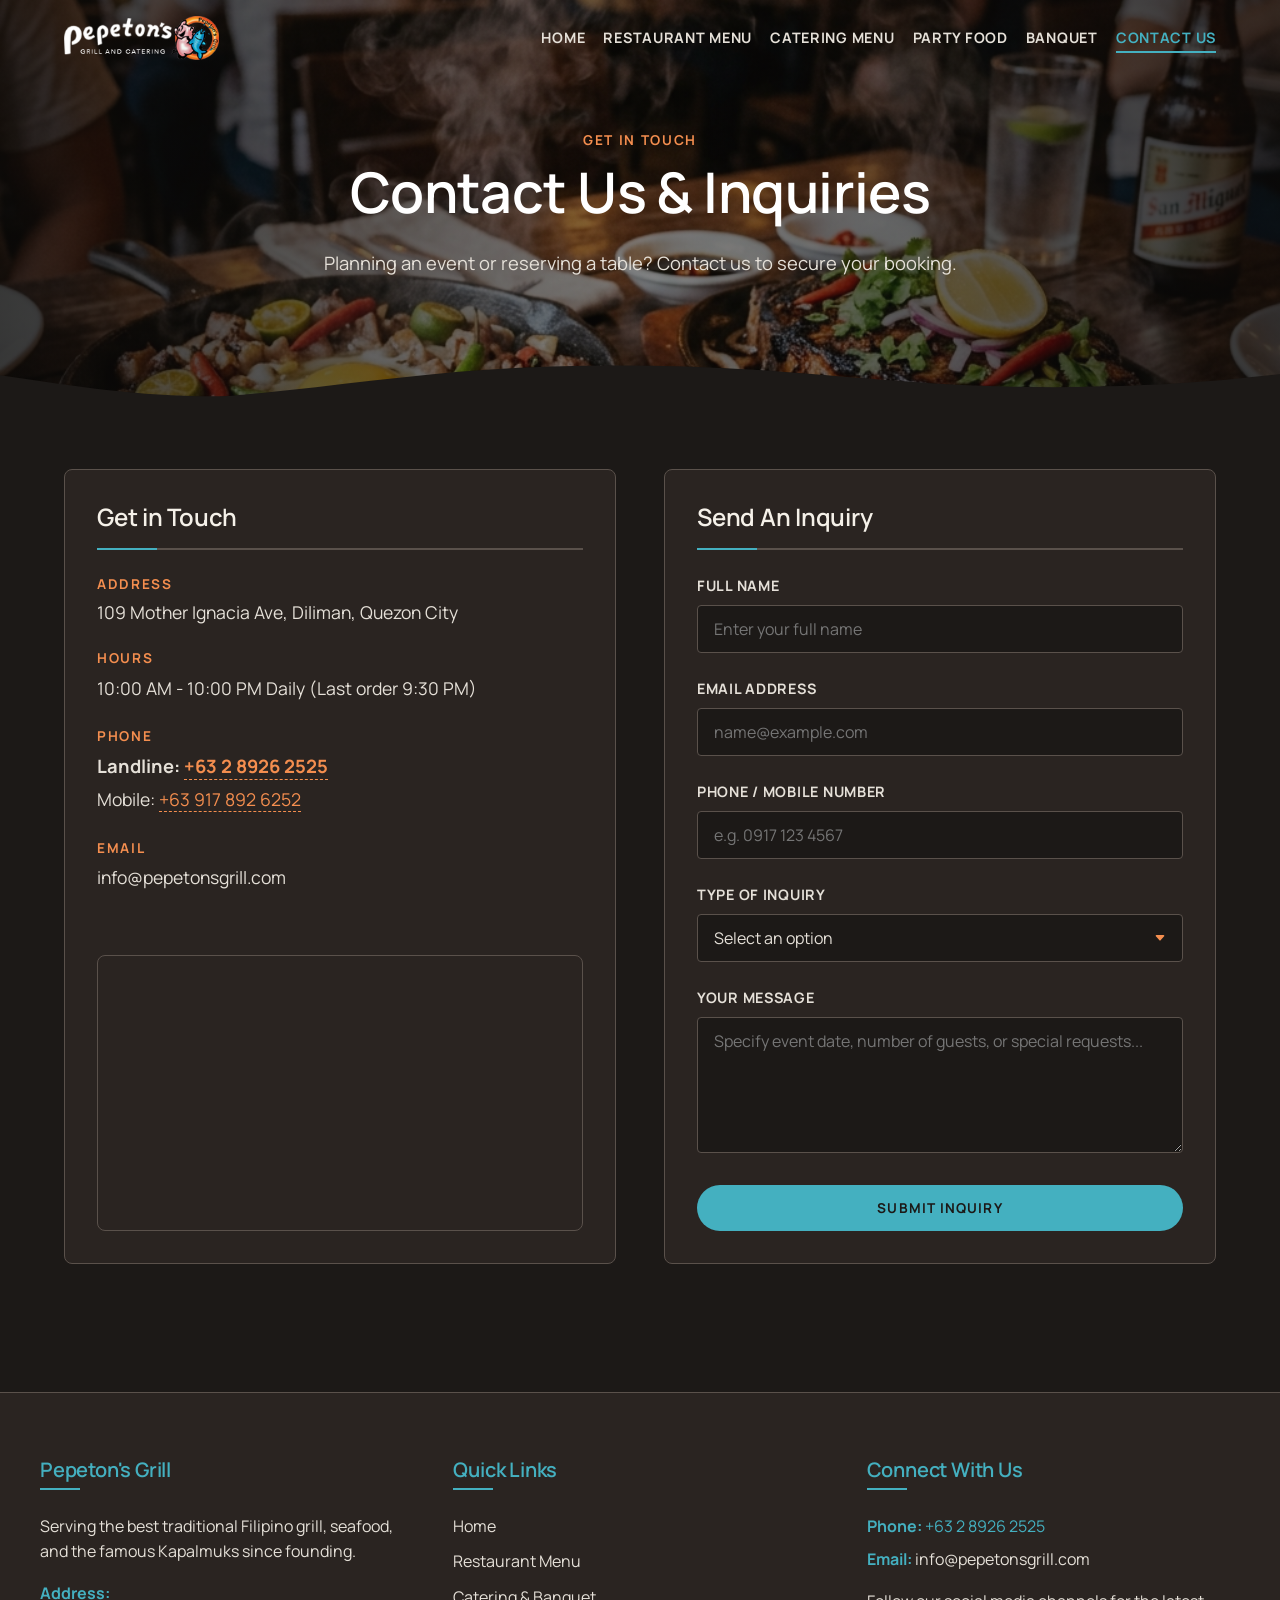
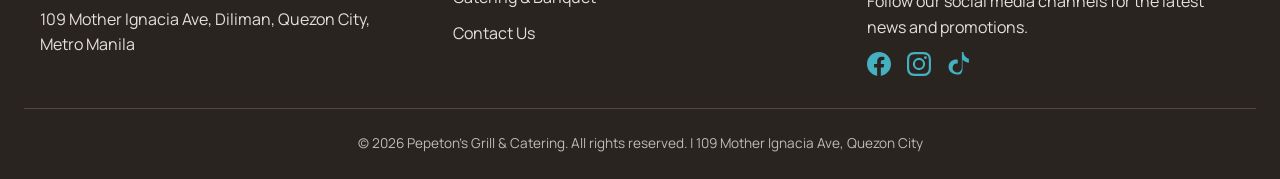
<file: contact.html>
<!DOCTYPE html>
<html lang="en">
<head>
  <meta charset="UTF-8">
  <meta name="viewport" content="width=device-width, initial-scale=1.0">
  <title>Contact Us & Bookings | Pepeton's Grill & Catering Quezon City</title>
  <meta name="description" content="Reach Pepeton's Grill & Catering. Submit inquiries for private banquet hosting, party food orders, or buffet catering. Visit us at 109 Mother Ignacia Ave, QC.">
  
  <link rel="preconnect" href="https://fonts.googleapis.com">
  <link rel="preconnect" href="https://fonts.gstatic.com" crossorigin>
  <link href="https://fonts.googleapis.com/css2?family=Manrope:wght@400;500;600;700;800&display=swap" rel="stylesheet">
  
  <link rel="stylesheet" href="css/style.css">
</head>
<body>

  <!-- Top Sticky Header -->
  <header class="header-overlay">
    <div class="nav-container">
      <a href="index.html" class="nav-logo" id="headerLogoLink">
        <img src="assets/logo.png" alt="Pepeton's Logo">
      </a>
      
      <button class="mobile-nav-toggle" id="mobileNavToggle" aria-label="Toggle navigation">
        <span></span>
        <span></span>
        <span></span>
      </button>

      <ul class="nav-links" id="navLinks">
        <li><a href="index.html">Home</a></li>
        <li><a href="menu/restaurant.html">Restaurant Menu</a></li>
        <li><a href="menu/catering.html">Catering Menu</a></li>
        <li><a href="menu/party-food.html">Party Food</a></li>
        <li><a href="banquet.html">Banquet</a></li>
        <li><a href="contact.html" class="active">Contact Us</a></li>
      </ul>
    </div>
  </header>

  <!-- Hero Header Banner -->
  <section class="hero hero-subpage" style="background-image: url('assets/hero_food.png');">
    <!-- Hero Vignette/Overlay for legibility -->
    <div class="hero-overlay" style="background: linear-gradient(to right, rgba(12, 10, 9, 0.8) 0%, rgba(12, 10, 9, 0.5) 50%, rgba(12, 10, 9, 0.8) 100%);"></div>
    
    <div class="hero-content" style="margin-left: 0; text-align: center; max-width: 800px; padding: 0 var(--space-lg);">
      <span class="text-gold text-uppercase-label">Get In Touch</span>
      <h1 style="font-size: clamp(2.2rem, 5vw, 3.5rem); margin-top: 8px; color: #FFFFFF; line-height: 1.15;">Contact Us & Inquiries</h1>
      <p class="hero-tagline" style="margin-bottom: 0; font-size: 1.15rem; color: var(--color-body-cream);">
        Planning an event or reserving a table? Contact us to secure your booking.
      </p>
    </div>

    <!-- Organic Wave Separator -->
    <div class="hero-wave">
      <svg viewBox="0 0 1200 120" preserveAspectRatio="none" style="position: relative; display: block; width: calc(100% + 1.3px); height: 40px; transform: rotateY(180deg);">
        <path d="M985.66,92.83C906.67,72,823.78,31,743.84,14.19c-82.26-17.34-168.06-16.33-250.45.39-57.84,11.73-114,31.07-172,41.86A600.21,600.21,0,0,1,0,27.35V120H1200V30.25C1123.29,66.36,1059.08,98.7,985.66,92.83Z" fill="var(--color-bg-dark)"></path>
      </svg>
    </div>
  </section>

  <main>

    <!-- Main Contact Grid -->
    <section class="contact-container">
      
      <!-- Contact Info & Details -->
      <div class="card scroll-reveal" style="display: flex; flex-direction: column; justify-content: space-between; height: 100%; padding: 32px;">
        <div>
          <h2 class="menu-section-title" style="margin-top: 0;">Get in Touch</h2>
          
          <div style="margin-bottom: 32px; display: flex; flex-direction: column; gap: 24px;">
            <div>
              <strong class="text-gold text-uppercase-label" style="display: block; margin-bottom: 4px;">Address</strong>
              <p style="font-size: 1.1rem; line-height: 1.4;">
                109 Mother Ignacia Ave, Diliman, Quezon City
              </p>
            </div>

            <div>
              <strong class="text-gold text-uppercase-label" style="display: block; margin-bottom: 4px;">Hours</strong>
              <p style="font-size: 1.1rem;">10:00 AM - 10:00 PM Daily (Last order 9:30 PM)</p>
            </div>

            <div>
              <strong class="text-gold text-uppercase-label" style="display: block; margin-bottom: 4px;">Phone</strong>
              <p style="font-size: 1.15rem; font-weight: bold; margin-bottom: 4px;">
                Landline: <a href="tel:+63289262525" class="text-gold" style="border-bottom: 1px dashed var(--color-header-gold);">+63 2 8926 2525</a>
              </p>
              <p style="font-size: 1.1rem;">
                Mobile: <a href="tel:+639178926252" class="text-gold" style="border-bottom: 1px dashed var(--color-header-gold);">+63 917 892 6252</a>
              </p>
            </div>

            <div>
              <strong class="text-gold text-uppercase-label" style="display: block; margin-bottom: 4px;">Email</strong>
              <p style="font-size: 1.1rem;"><a href="mailto:info@pepetonsgrill.com">info@pepetonsgrill.com</a></p>
            </div>
          </div>
        </div>

        <!-- Location Google Map (Iframe) -->
        <div class="map-responsive">
          <iframe 
            src="https://www.google.com/maps/embed?pb=!1m18!1m12!1m3!1d3860.2799341774395!2d121.03154817584617!3d14.639999976135892!2m3!1f0!2f0!3f0!3m2!1i1024!2i768!4f13.1!3m3!1m2!1s0x3397b70743f07aab%3A0xe51de5171788730b!2sPepeton&#39;s%20Grill!5e0!3m2!1sen!2sph!4v1718300000000!5m2!1sen!2sph" 
            width="600" 
            height="450" 
            style="border:0;" 
            allowfullscreen="" 
            loading="lazy" 
            referrerpolicy="no-referrer-when-downgrade">
          </iframe>
        </div>
      </div>

      <!-- Contact Inquiry Form -->
      <div class="card scroll-reveal" style="margin-bottom: 0; height: 100%; padding: 32px;">
        <h2 class="menu-section-title" style="margin-top: 0;">Send An Inquiry</h2>
        <div id="formStatus"></div>
        
        <form id="inquiryForm">
          <div class="form-group">
            <label for="name">Full Name</label>
            <input type="text" id="name" class="form-control" placeholder="Enter your full name" required>
          </div>

          <div class="form-group">
            <label for="email">Email Address</label>
            <input type="email" id="email" class="form-control" placeholder="name@example.com" required>
          </div>

          <div class="form-group">
            <label for="phone">Phone / Mobile Number</label>
            <input type="tel" id="phone" class="form-control" placeholder="e.g. 0917 123 4567" required>
          </div>

          <div class="form-group">
            <label for="inquiryType">Type of Inquiry</label>
            <select id="inquiryType" class="form-control" required>
              <option value="" disabled selected>Select an option</option>
              <option value="dinein">Dine-in / Table Reservation</option>
              <option value="catering">Event Catering Packages</option>
              <option value="banquet">Banquet Hall Venue Booking</option>
              <option value="party">Party Food To Go Trays</option>
              <option value="other">Other Inquiry / Feedback</option>
            </select>
          </div>

          <div class="form-group">
            <label for="message">Your Message</label>
            <textarea id="message" class="form-control" rows="5" placeholder="Specify event date, number of guests, or special requests..." required></textarea>
          </div>

          <button type="submit" class="btn btn-primary" style="width: 100%;">Submit Inquiry</button>
        </form>
      </div>

    </section>
  </main>

  <!-- Footer -->
  <footer>
    <div class="footer-grid">
      <div class="footer-col">
        <h3 class="text-gold">Pepeton's Grill</h3>
        <p>Serving the best traditional Filipino grill, seafood, and the famous Kapalmuks since founding.</p>
        <p style="margin-top: 16px;"><strong class="text-gold">Address:</strong><br>109 Mother Ignacia Ave, Diliman, Quezon City, Metro Manila</p>
      </div>
      
      <div class="footer-col">
        <h3 class="text-gold">Quick Links</h3>
        <ul>
          <li><a href="index.html">Home</a></li>
          <li><a href="menu/restaurant.html">Restaurant Menu</a></li>
          <li><a href="menu/catering.html">Catering & Banquet</a></li>
          <li><a href="contact.html">Contact Us</a></li>
        </ul>
      </div>

      <div class="footer-col">
        <h3 class="text-gold">Connect With Us</h3>
        <p><strong class="text-gold">Phone:</strong> <a href="tel:+63289262525" class="text-gold">+63 2 8926 2525</a></p>
        <p><strong class="text-gold">Email:</strong> info@pepetonsgrill.com</p>
        <p style="margin-top: 16px;">Follow our social media channels for the latest news and promotions.</p>
        <p style="margin-top: 12px; display: flex; gap: 16px; align-items: center;">
          <a href="https://facebook.com" target="_blank" rel="noopener" class="text-gold" aria-label="Facebook" style="display: flex; align-items: center;">
            <svg viewBox="0 0 24 24" fill="currentColor" style="width: 24px; height: 24px; transition: transform 0.2s;" onmouseover="this.style.transform='scale(1.1)'" onmouseout="this.style.transform='scale(1)'">
              <path d="M24 12.073c0-6.627-5.373-12-12-12s-12 5.373-12 12c0 5.99 4.388 10.954 10.125 11.854v-8.385H7.078v-3.47h3.047V9.43c0-3.007 1.792-4.669 4.533-4.669 1.312 0 2.686.235 2.686.235v2.953H15.83c-1.491 0-1.956.925-1.956 1.874v2.25h3.328l-.532 3.47h-2.796v8.385C19.612 23.027 24 18.062 24 12.073z"/>
            </svg>
          </a>
          <a href="https://instagram.com" target="_blank" rel="noopener" class="text-gold" aria-label="Instagram" style="display: flex; align-items: center;">
            <svg viewBox="0 0 24 24" fill="currentColor" style="width: 24px; height: 24px; transition: transform 0.2s;" onmouseover="this.style.transform='scale(1.1)'" onmouseout="this.style.transform='scale(1)'">
              <path d="M12 2.163c3.204 0 3.584.012 4.85.07 3.252.148 4.771 1.691 4.919 4.919.058 1.265.069 1.645.069 4.849 0 3.205-.012 3.584-.069 4.849-.149 3.225-1.664 4.771-4.919 4.919-1.266.058-1.644.07-4.85.07-3.204 0-3.584-.012-4.849-.07-3.26-.149-4.771-1.699-4.919-4.92-.058-1.265-.07-1.644-.07-4.849 0-3.204.013-3.583.07-4.849.149-3.227 1.664-4.771 4.919-4.919 1.266-.057 1.645-.069 4.849-.069zM12 0C8.741 0 8.333.014 7.053.072 2.695.272.273 2.69.073 7.051.014 8.333 0 8.741 0 12c0 3.259.014 3.668.072 4.948.2 4.358 2.618 6.78 6.98 6.98 1.281.058 1.689.072 4.948.072 3.259 0 3.668-.014 4.948-.072 4.354-.2 6.782-2.618 6.979-6.98.059-1.28.073-1.689.073-4.948 0-3.259-.014-3.667-.072-4.947-.196-4.354-2.617-6.78-6.979-6.98C15.668.014 15.259 0 12 0zm0 5.838a6.162 6.162 0 1 0 0 12.324 6.162 6.162 0 0 0 0-12.324zM12 16a4 4 0 1 1 0-8 4 4 0 0 1 0 8zm6.406-11.845a1.44 1.44 0 1 0 0 2.881 1.44 1.44 0 0 0 0-2.881z"/>
            </svg>
          </a>
          <a href="https://tiktok.com" target="_blank" rel="noopener" class="text-gold" aria-label="TikTok" style="display: flex; align-items: center;">
            <svg viewBox="0 0 24 24" fill="currentColor" style="width: 24px; height: 24px; transition: transform 0.2s;" onmouseover="this.style.transform='scale(1.1)'" onmouseout="this.style.transform='scale(1)'">
              <path d="M12.525.02c1.31-.02 2.61-.01 3.91-.02.08 1.53.63 3.02 1.59 4.23.97 1.22 2.34 2.12 3.86 2.57v3.83c-1.84-.04-3.61-.69-5.06-1.83a8.914 8.914 0 0 1-1.3-1.29v8.94c.05 1.89-.52 3.75-1.63 5.25A9.458 9.458 0 0 1 4.28 20.4c-1.72-1.37-2.73-3.48-2.71-5.69.02-2.2 1.05-4.29 2.78-5.64 1.83-1.42 4.2-1.92 6.42-1.34v3.9c-1.1-.35-2.29-.19-3.26.43a4.793 4.793 0 0 0-1.93 3.86c.01 1.4.67 2.73 1.8 3.56a4.896 4.896 0 0 0 5.97-.24c1.02-.91 1.56-2.25 1.48-3.62V0h-.02z"/>
            </svg>
          </a>
        </p>
      </div>
    </div>
    <div class="footer-bottom">
      &copy; 2026 Pepeton's Grill & Catering. All rights reserved. | 109 Mother Ignacia Ave, Quezon City
    </div>
  </footer>

  <script src="js/main.js"></script>
  <!-- URL Parameter Autofill Script -->
  <script>
    document.addEventListener('DOMContentLoaded', () => {
      const urlParams = new URLSearchParams(window.location.search);
      const type = urlParams.get('type');
      const inquirySelect = document.getElementById('inquiryType');
      const messageTextarea = document.getElementById('message');
      
      if (type && inquirySelect) {
        // Auto select type dropdown
        inquirySelect.value = type;
        
        // Auto fill message guidelines depending on type
        if (type === 'catering') {
          const pack = urlParams.get('package') || 'A/B/C';
          messageTextarea.placeholder = `Event Date:\nHeadcount (Min 50):\nVenue Location:\nFiesta Package Chosen: ${pack}\nSpecial Requests:`;
        } else if (type === 'banquet') {
          messageTextarea.placeholder = `Event Date:\nEvent Type (e.g. Birthday, Reunion):\nTarget Headcount (50-150):\nSetup Preference:\nAdditional Queries:`;
        } else if (type === 'party') {
          messageTextarea.placeholder = `Desired Pickup Date & Time:\nParty Trays Needed:\nSpecial packing instructions:`;
        }
      }
    });
  </script>
</body>
</html>
</file>
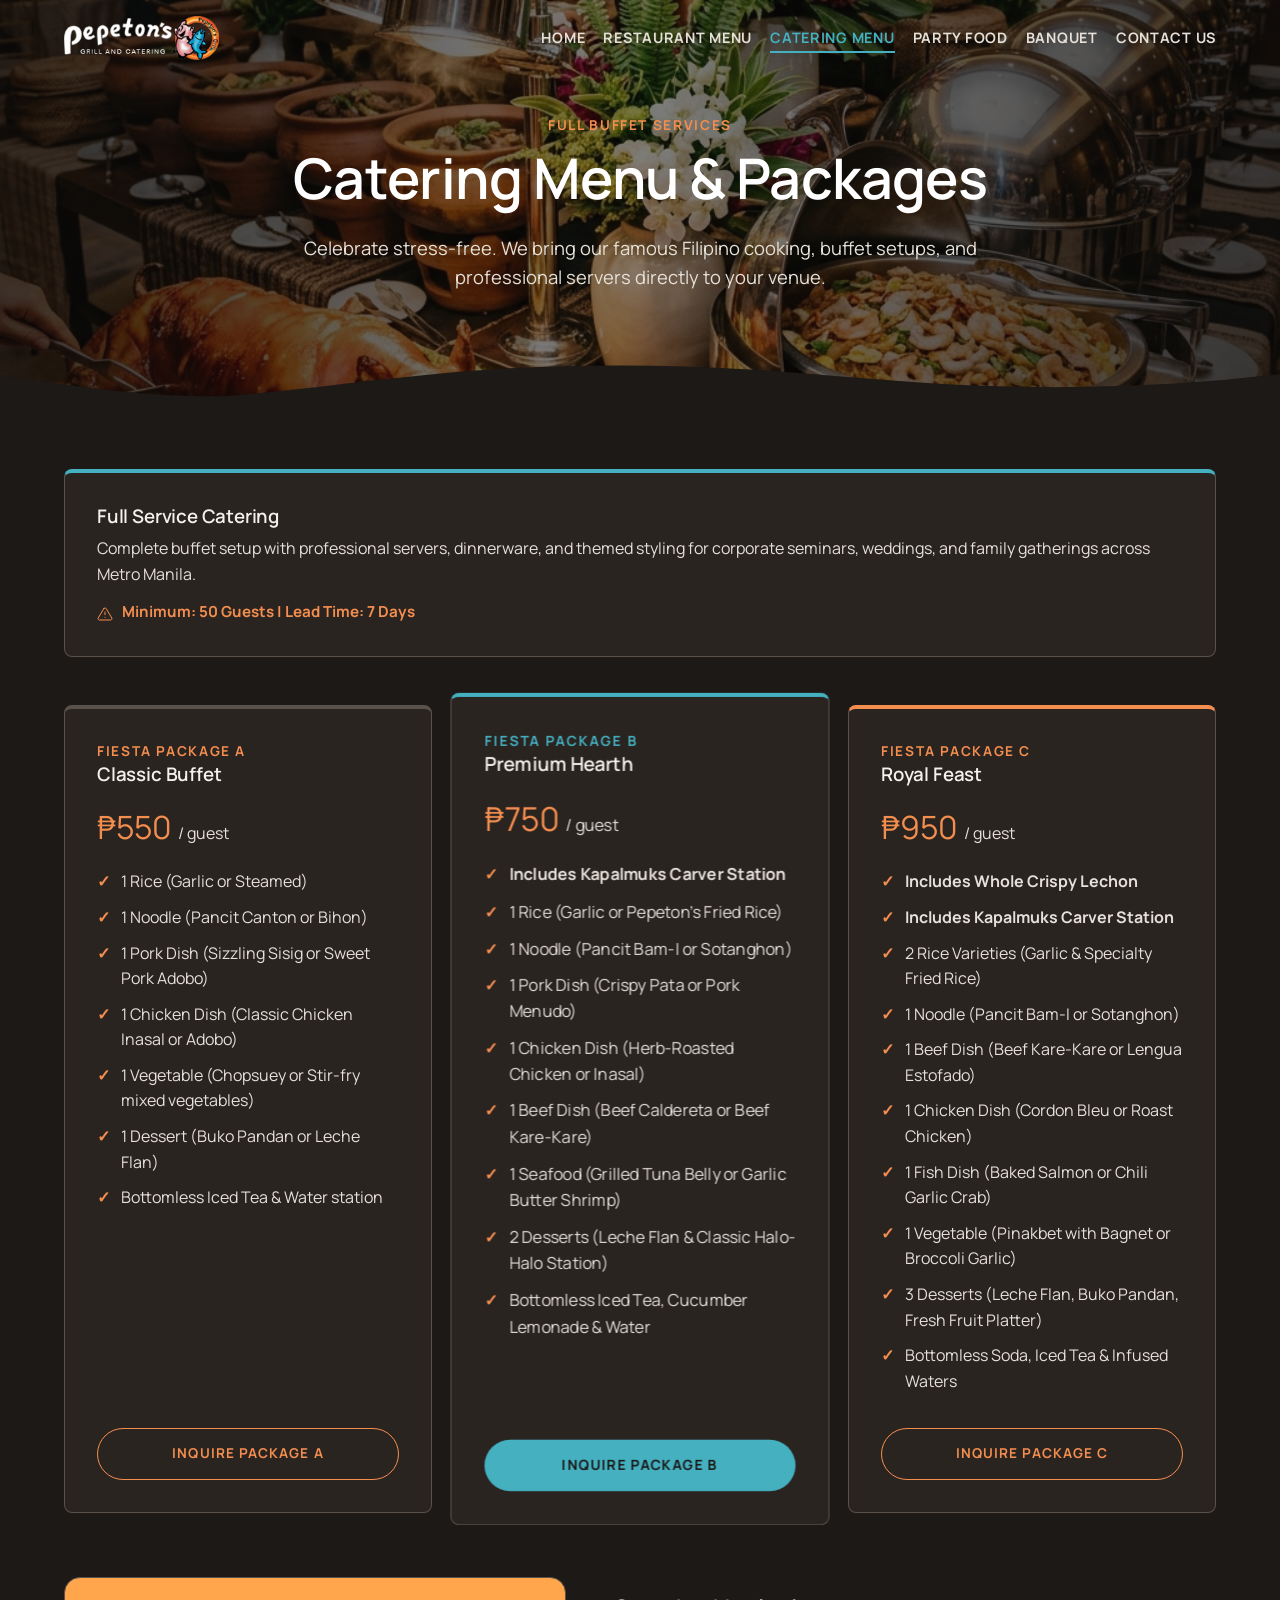
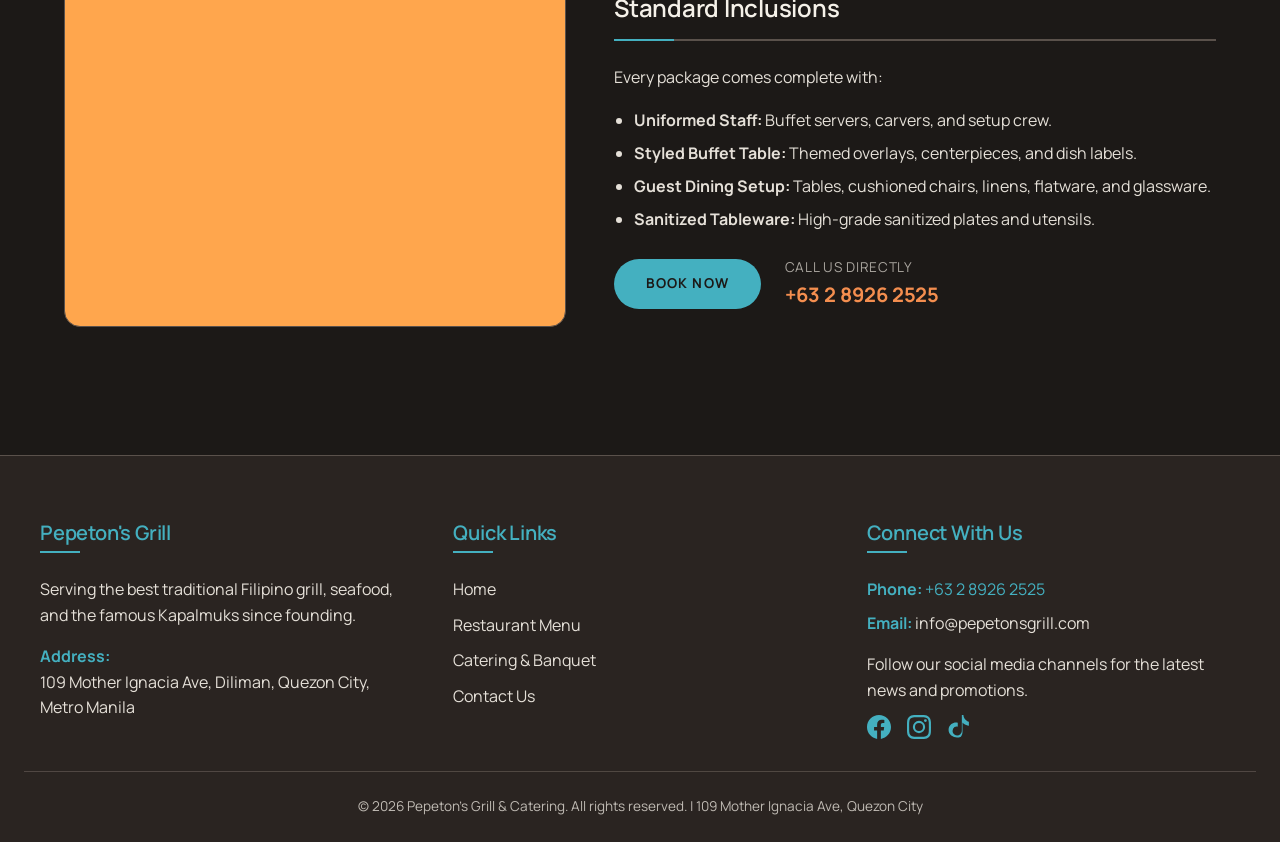
<file: menu/catering.html>
<!DOCTYPE html>
<html lang="en">
<head>
  <meta charset="UTF-8">
  <meta name="viewport" content="width=device-width, initial-scale=1.0">
  <title>Catering Menu & Packages | Pepeton's Grill & Catering</title>
  <meta name="description" content="Explore catering menu packages for private parties, corporate events, and weddings by Pepeton's. Premium buffet packages starting at 50 guests.">
  
  <link rel="preconnect" href="https://fonts.googleapis.com">
  <link rel="preconnect" href="https://fonts.gstatic.com" crossorigin>
  <link href="https://fonts.googleapis.com/css2?family=Manrope:wght@400;500;600;700;800&display=swap" rel="stylesheet">
  
  <link rel="stylesheet" href="../css/style.css">
</head>
<body>

  <!-- Top Sticky Header -->
  <header class="header-overlay">
    <div class="nav-container">
      <a href="../index.html" class="nav-logo" id="headerLogoLink">
        <img src="../assets/logo.png" alt="Pepeton's Logo">
      </a>
      
      <button class="mobile-nav-toggle" id="mobileNavToggle" aria-label="Toggle navigation">
        <span></span>
        <span></span>
        <span></span>
      </button>

      <ul class="nav-links" id="navLinks">
        <li><a href="../index.html">Home</a></li>
        <li><a href="restaurant.html">Restaurant Menu</a></li>
        <li><a href="catering.html" class="active">Catering Menu</a></li>
        <li><a href="party-food.html">Party Food</a></li>
        <li><a href="../banquet.html">Banquet</a></li>
        <li><a href="../contact.html">Contact Us</a></li>
      </ul>
    </div>
  </header>

  <!-- Hero Header Banner -->
  <section class="hero hero-subpage" style="background-image: url('../assets/catering.png');">
    <!-- Hero Vignette/Overlay for legibility -->
    <div class="hero-overlay" style="background: linear-gradient(to right, rgba(12, 10, 9, 0.8) 0%, rgba(12, 10, 9, 0.5) 50%, rgba(12, 10, 9, 0.8) 100%);"></div>
    
    <div class="hero-content" style="margin-left: 0; text-align: center; max-width: 800px; padding: 0 var(--space-lg);">
      <span class="text-gold text-uppercase-label">Full Buffet Services</span>
      <h1 style="font-size: clamp(2.2rem, 5vw, 3.5rem); margin-top: 8px; color: #FFFFFF; line-height: 1.15;">Catering Menu & Packages</h1>
      <p class="hero-tagline" style="margin-bottom: 0; font-size: 1.15rem; color: var(--color-body-cream);">
        Celebrate stress-free. We bring our famous Filipino cooking, buffet setups, and professional servers directly to your venue.
      </p>
    </div>

    <!-- Organic Wave Separator -->
    <div class="hero-wave">
      <svg viewBox="0 0 1200 120" preserveAspectRatio="none" style="position: relative; display: block; width: calc(100% + 1.3px); height: 40px; transform: rotateY(180deg);">
        <path d="M985.66,92.83C906.67,72,823.78,31,743.84,14.19c-82.26-17.34-168.06-16.33-250.45.39-57.84,11.73-114,31.07-172,41.86A600.21,600.21,0,0,1,0,27.35V120H1200V30.25C1123.29,66.36,1059.08,98.7,985.66,92.83Z" fill="var(--color-bg-dark)"></path>
      </svg>
    </div>
  </section>

  <main>

    <!-- Introductory and Package Requirements Info -->
    <section class="card scroll-reveal" style="border-top: 4px solid var(--color-section-red) !important; margin-bottom: 48px;">
      <h3>Full Service Catering</h3>
      <p style="margin-top: 8px; line-height: 1.6;">
        Complete buffet setup with professional servers, dinnerware, and themed styling for corporate seminars, weddings, and family gatherings across Metro Manila.
      </p>
      <p style="margin-top: 12px; font-weight: bold; color: var(--color-header-gold); font-size: 0.95rem;">
        <svg viewBox="0 0 24 24" fill="none" stroke="currentColor" stroke-width="1.5" stroke-linecap="round" stroke-linejoin="round" style="width: 16px; height: 16px; color: var(--color-header-gold); display: inline-block; vertical-align: text-bottom; margin-right: 6px;"><path d="M10.29 3.86L1.82 18a2 2 0 0 0 1.71 3h16.94a2 2 0 0 0 1.71-3L13.71 3.86a2 2 0 0 0-3.42 0zM12 9v4M12 17h.01"/></svg> Minimum: 50 Guests | Lead Time: 7 Days
      </p>
    </section>

    <!-- Catering Package Tiers -->
    <section class="content-grid" style="margin-bottom: 64px;">
      
      <!-- Tier 1: Classic Fiesta Package -->
      <div class="card package-card scroll-reveal" style="border-top: 4px solid var(--color-brown-mid) !important;">
        <span class="text-gold text-uppercase-label">Fiesta Package A</span>
        <h3>Classic Buffet</h3>
        <p class="package-price">₱550 <span style="font-size: 1rem; color: var(--color-body-cream);">/ guest</span></p>
        
        <ul class="package-features">
          <li>1 Rice (Garlic or Steamed)</li>
          <li>1 Noodle (Pancit Canton or Bihon)</li>
          <li>1 Pork Dish (Sizzling Sisig or Sweet Pork Adobo)</li>
          <li>1 Chicken Dish (Classic Chicken Inasal or Adobo)</li>
          <li>1 Vegetable (Chopsuey or Stir-fry mixed vegetables)</li>
          <li>1 Dessert (Buko Pandan or Leche Flan)</li>
          <li>Bottomless Iced Tea & Water station</li>
        </ul>
        
        <a href="../contact.html?type=catering&package=fiesta-a" class="btn btn-secondary" style="margin-top: auto; width: 100%;">Inquire Package A</a>
      </div>

      <div class="card package-card scroll-reveal" style="border-top: 4px solid var(--color-section-red) !important; transform: scale(1.03); z-index: 2;">
        <span class="text-red text-uppercase-label">Fiesta Package B</span>
        <h3>Premium Hearth</h3>
        <p class="package-price">₱750 <span style="font-size: 1rem; color: var(--color-body-cream);">/ guest</span></p>
        
        <ul class="package-features">
          <li><strong>Includes Kapalmuks Carver Station</strong></li>
          <li>1 Rice (Garlic or Pepeton's Fried Rice)</li>
          <li>1 Noodle (Pancit Bam-I or Sotanghon)</li>
          <li>1 Pork Dish (Crispy Pata or Pork Menudo)</li>
          <li>1 Chicken Dish (Herb-Roasted Chicken or Inasal)</li>
          <li>1 Beef Dish (Beef Caldereta or Beef Kare-Kare)</li>
          <li>1 Seafood (Grilled Tuna Belly or Garlic Butter Shrimp)</li>
          <li>2 Desserts (Leche Flan & Classic Halo-Halo Station)</li>
          <li>Bottomless Iced Tea, Cucumber Lemonade & Water</li>
        </ul>
        
        <a href="../contact.html?type=catering&package=fiesta-b" class="btn btn-primary" style="margin-top: auto; width: 100%;">Inquire Package B</a>
      </div>

      <!-- Tier 3: Grand Banquet Package -->
      <div class="card package-card scroll-reveal" style="border-top: 4px solid var(--color-header-gold) !important;">
        <span class="text-gold text-uppercase-label">Fiesta Package C</span>
        <h3>Royal Feast</h3>
        <p class="package-price">₱950 <span style="font-size: 1rem; color: var(--color-body-cream);">/ guest</span></p>
        
        <ul class="package-features">
          <li><strong>Includes Whole Crispy Lechon</strong></li>
          <li><strong>Includes Kapalmuks Carver Station</strong></li>
          <li>2 Rice Varieties (Garlic & Specialty Fried Rice)</li>
          <li>1 Noodle (Pancit Bam-I or Sotanghon)</li>
          <li>1 Beef Dish (Beef Kare-Kare or Lengua Estofado)</li>
          <li>1 Chicken Dish (Cordon Bleu or Roast Chicken)</li>
          <li>1 Fish Dish (Baked Salmon or Chili Garlic Crab)</li>
          <li>1 Vegetable (Pinakbet with Bagnet or Broccoli Garlic)</li>
          <li>3 Desserts (Leche Flan, Buko Pandan, Fresh Fruit Platter)</li>
          <li>Bottomless Soda, Iced Tea & Infused Waters</li>
        </ul>
        
        <a href="../contact.html?type=catering&package=fiesta-c" class="btn btn-secondary" style="margin-top: auto; width: 100%;">Inquire Package C</a>
      </div>

    </section>

    <!-- Buffet Visual Setup Placeholder (Respecting user request to keep placeholders blank) -->
    <section class="content-grid" style="grid-template-columns: 1fr 1.2fr; gap: 48px; align-items: center; margin-bottom: 64px;">
      <div class="image-placeholder scroll-reveal" id="cateringBuffetPlaceholder" style="min-height: 350px; background-color: #FFA64D; border-radius: var(--radius-lg); width: 100%; height: 100%;"></div>

      <div class="scroll-reveal">
        <h2 class="menu-section-title">Standard Inclusions</h2>
        <p style="margin-bottom: 16px; line-height: 1.6;">Every package comes complete with:</p>
        <ul style="margin-bottom: 24px; padding-left: 20px; line-height: 1.7;">
          <li style="margin-bottom: 6px;"><strong>Uniformed Staff:</strong> Buffet servers, carvers, and setup crew.</li>
          <li style="margin-bottom: 6px;"><strong>Styled Buffet Table:</strong> Themed overlays, centerpieces, and dish labels.</li>
          <li style="margin-bottom: 6px;"><strong>Guest Dining Setup:</strong> Tables, cushioned chairs, linens, flatware, and glassware.</li>
          <li style="margin-bottom: 6px;"><strong>Sanitized Tableware:</strong> High-grade sanitized plates and utensils.</li>
        </ul>
        <div style="display: flex; gap: 24px; align-items: center;">
          <a href="../contact.html?type=catering" class="btn btn-primary">Book Now</a>
          <div>
            <span style="font-size: 0.85rem; opacity: 0.7; text-transform: uppercase; letter-spacing: 0.05em; display: block;">Call us directly</span>
            <a href="tel:+63289262525" style="font-size: 1.25rem; font-weight: bold; color: var(--color-header-gold);">+63 2 8926 2525</a>
          </div>
        </div>
      </div>
    </section>
  </main>

  <!-- Footer -->
  <footer>
    <div class="footer-grid">
      <div class="footer-col">
        <h3 class="text-gold">Pepeton's Grill</h3>
        <p>Serving the best traditional Filipino grill, seafood, and the famous Kapalmuks since founding.</p>
        <p style="margin-top: 16px;"><strong class="text-gold">Address:</strong><br>109 Mother Ignacia Ave, Diliman, Quezon City, Metro Manila</p>
      </div>
      
      <div class="footer-col">
        <h3 class="text-gold">Quick Links</h3>
        <ul>
          <li><a href="../index.html">Home</a></li>
          <li><a href="restaurant.html">Restaurant Menu</a></li>
          <li><a href="catering.html">Catering & Banquet</a></li>
          <li><a href="../contact.html">Contact Us</a></li>
        </ul>
      </div>

      <div class="footer-col">
        <h3 class="text-gold">Connect With Us</h3>
        <p><strong class="text-gold">Phone:</strong> <a href="tel:+63289262525" class="text-gold">+63 2 8926 2525</a></p>
        <p><strong class="text-gold">Email:</strong> info@pepetonsgrill.com</p>
        <p style="margin-top: 16px;">Follow our social media channels for the latest news and promotions.</p>
        <p style="margin-top: 12px; display: flex; gap: 16px; align-items: center;">
          <a href="https://facebook.com" target="_blank" rel="noopener" class="text-gold" aria-label="Facebook" style="display: flex; align-items: center;">
            <svg viewBox="0 0 24 24" fill="currentColor" style="width: 24px; height: 24px; transition: transform 0.2s;" onmouseover="this.style.transform='scale(1.1)'" onmouseout="this.style.transform='scale(1)'">
              <path d="M24 12.073c0-6.627-5.373-12-12-12s-12 5.373-12 12c0 5.99 4.388 10.954 10.125 11.854v-8.385H7.078v-3.47h3.047V9.43c0-3.007 1.792-4.669 4.533-4.669 1.312 0 2.686.235 2.686.235v2.953H15.83c-1.491 0-1.956.925-1.956 1.874v2.25h3.328l-.532 3.47h-2.796v8.385C19.612 23.027 24 18.062 24 12.073z"/>
            </svg>
          </a>
          <a href="https://instagram.com" target="_blank" rel="noopener" class="text-gold" aria-label="Instagram" style="display: flex; align-items: center;">
            <svg viewBox="0 0 24 24" fill="currentColor" style="width: 24px; height: 24px; transition: transform 0.2s;" onmouseover="this.style.transform='scale(1.1)'" onmouseout="this.style.transform='scale(1)'">
              <path d="M12 2.163c3.204 0 3.584.012 4.85.07 3.252.148 4.771 1.691 4.919 4.919.058 1.265.069 1.645.069 4.849 0 3.205-.012 3.584-.069 4.849-.149 3.225-1.664 4.771-4.919 4.919-1.266.058-1.644.07-4.85.07-3.204 0-3.584-.012-4.849-.07-3.26-.149-4.771-1.699-4.919-4.92-.058-1.265-.07-1.644-.07-4.849 0-3.204.013-3.583.07-4.849.149-3.227 1.664-4.771 4.919-4.919 1.266-.057 1.645-.069 4.849-.069zM12 0C8.741 0 8.333.014 7.053.072 2.695.272.273 2.69.073 7.051.014 8.333 0 8.741 0 12c0 3.259.014 3.668.072 4.948.2 4.358 2.618 6.78 6.98 6.98 1.281.058 1.689.072 4.948.072 3.259 0 3.668-.014 4.948-.072 4.354-.2 6.782-2.618 6.979-6.98.059-1.28.073-1.689.073-4.948 0-3.259-.014-3.667-.072-4.947-.196-4.354-2.617-6.78-6.979-6.98C15.668.014 15.259 0 12 0zm0 5.838a6.162 6.162 0 1 0 0 12.324 6.162 6.162 0 0 0 0-12.324zM12 16a4 4 0 1 1 0-8 4 4 0 0 1 0 8zm6.406-11.845a1.44 1.44 0 1 0 0 2.881 1.44 1.44 0 0 0 0-2.881z"/>
            </svg>
          </a>
          <a href="https://tiktok.com" target="_blank" rel="noopener" class="text-gold" aria-label="TikTok" style="display: flex; align-items: center;">
            <svg viewBox="0 0 24 24" fill="currentColor" style="width: 24px; height: 24px; transition: transform 0.2s;" onmouseover="this.style.transform='scale(1.1)'" onmouseout="this.style.transform='scale(1)'">
              <path d="M12.525.02c1.31-.02 2.61-.01 3.91-.02.08 1.53.63 3.02 1.59 4.23.97 1.22 2.34 2.12 3.86 2.57v3.83c-1.84-.04-3.61-.69-5.06-1.83a8.914 8.914 0 0 1-1.3-1.29v8.94c.05 1.89-.52 3.75-1.63 5.25A9.458 9.458 0 0 1 4.28 20.4c-1.72-1.37-2.73-3.48-2.71-5.69.02-2.2 1.05-4.29 2.78-5.64 1.83-1.42 4.2-1.92 6.42-1.34v3.9c-1.1-.35-2.29-.19-3.26.43a4.793 4.793 0 0 0-1.93 3.86c.01 1.4.67 2.73 1.8 3.56a4.896 4.896 0 0 0 5.97-.24c1.02-.91 1.56-2.25 1.48-3.62V0h-.02z"/>
            </svg>
          </a>
        </p>
      </div>
    </div>
    <div class="footer-bottom">
      &copy; 2026 Pepeton's Grill & Catering. All rights reserved. | 109 Mother Ignacia Ave, Quezon City
    </div>
  </footer>

  <script src="../js/main.js"></script>
</body>
</html>
</file>
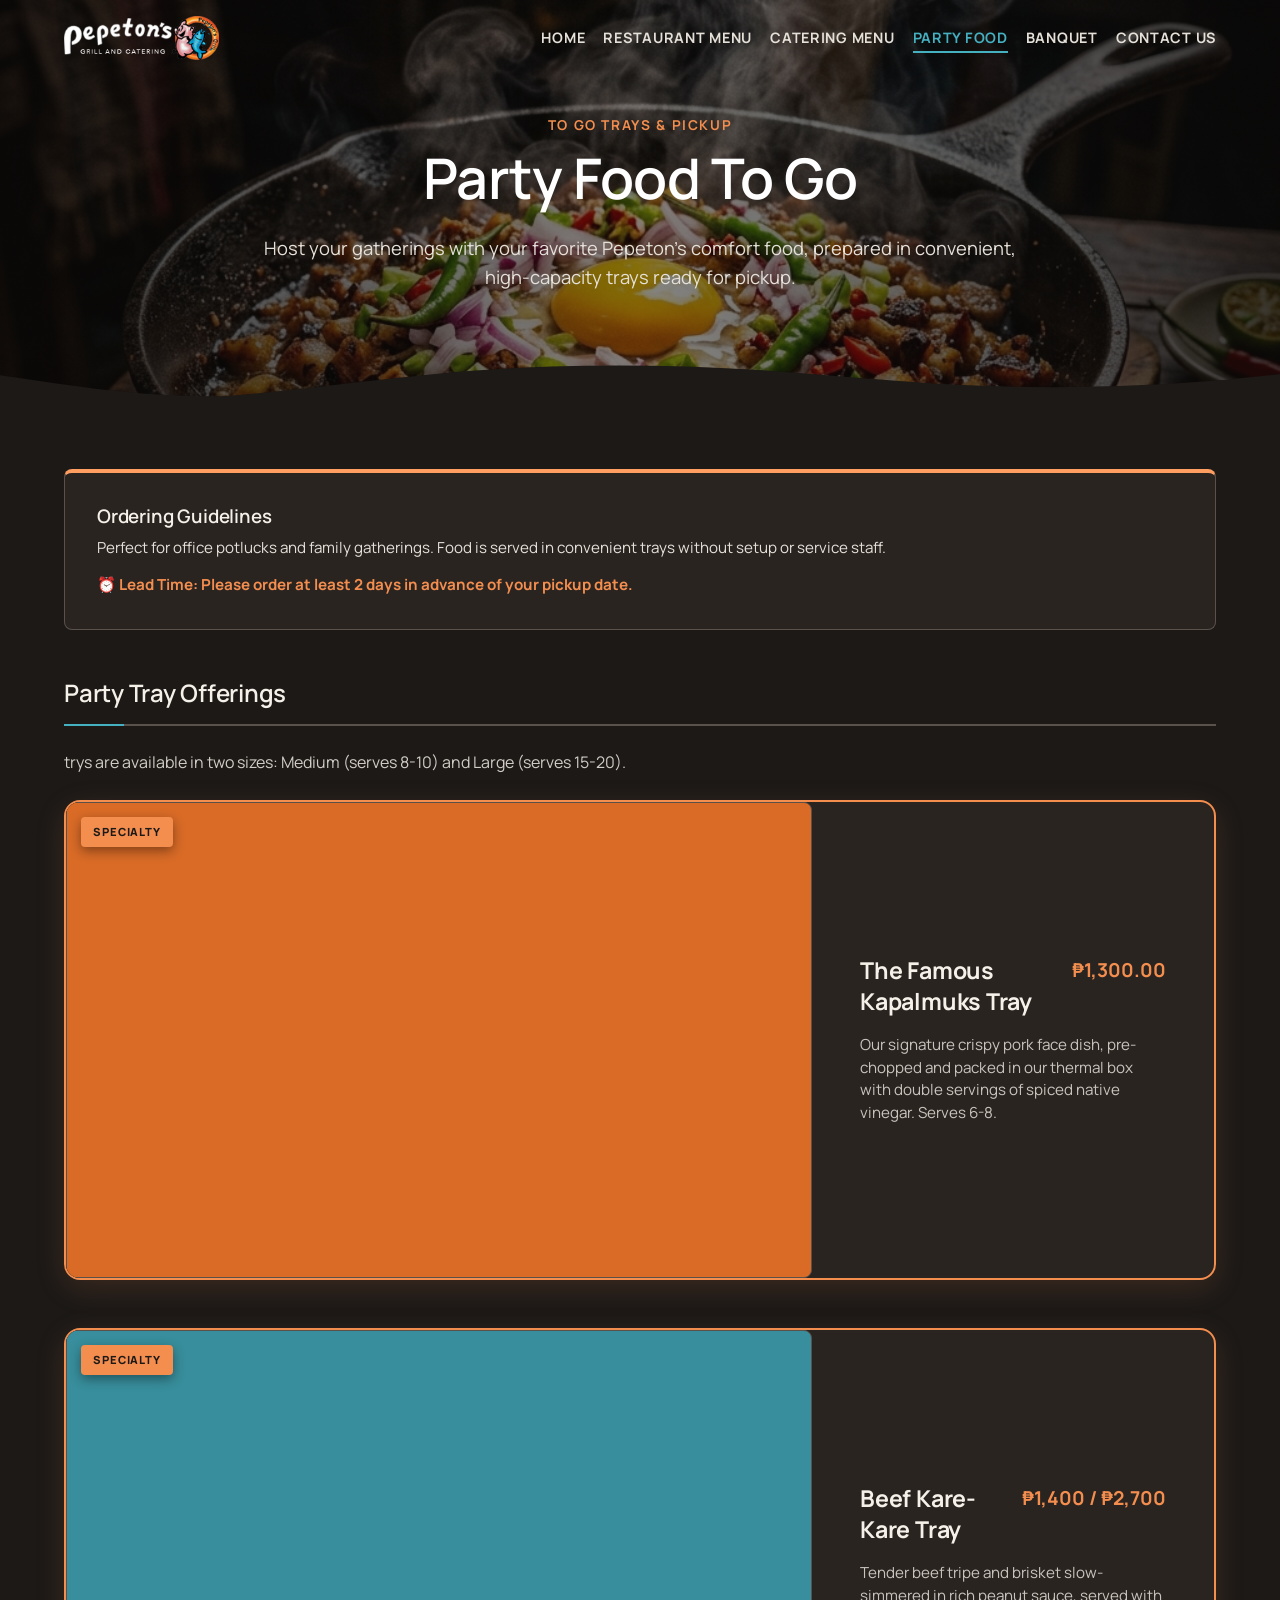
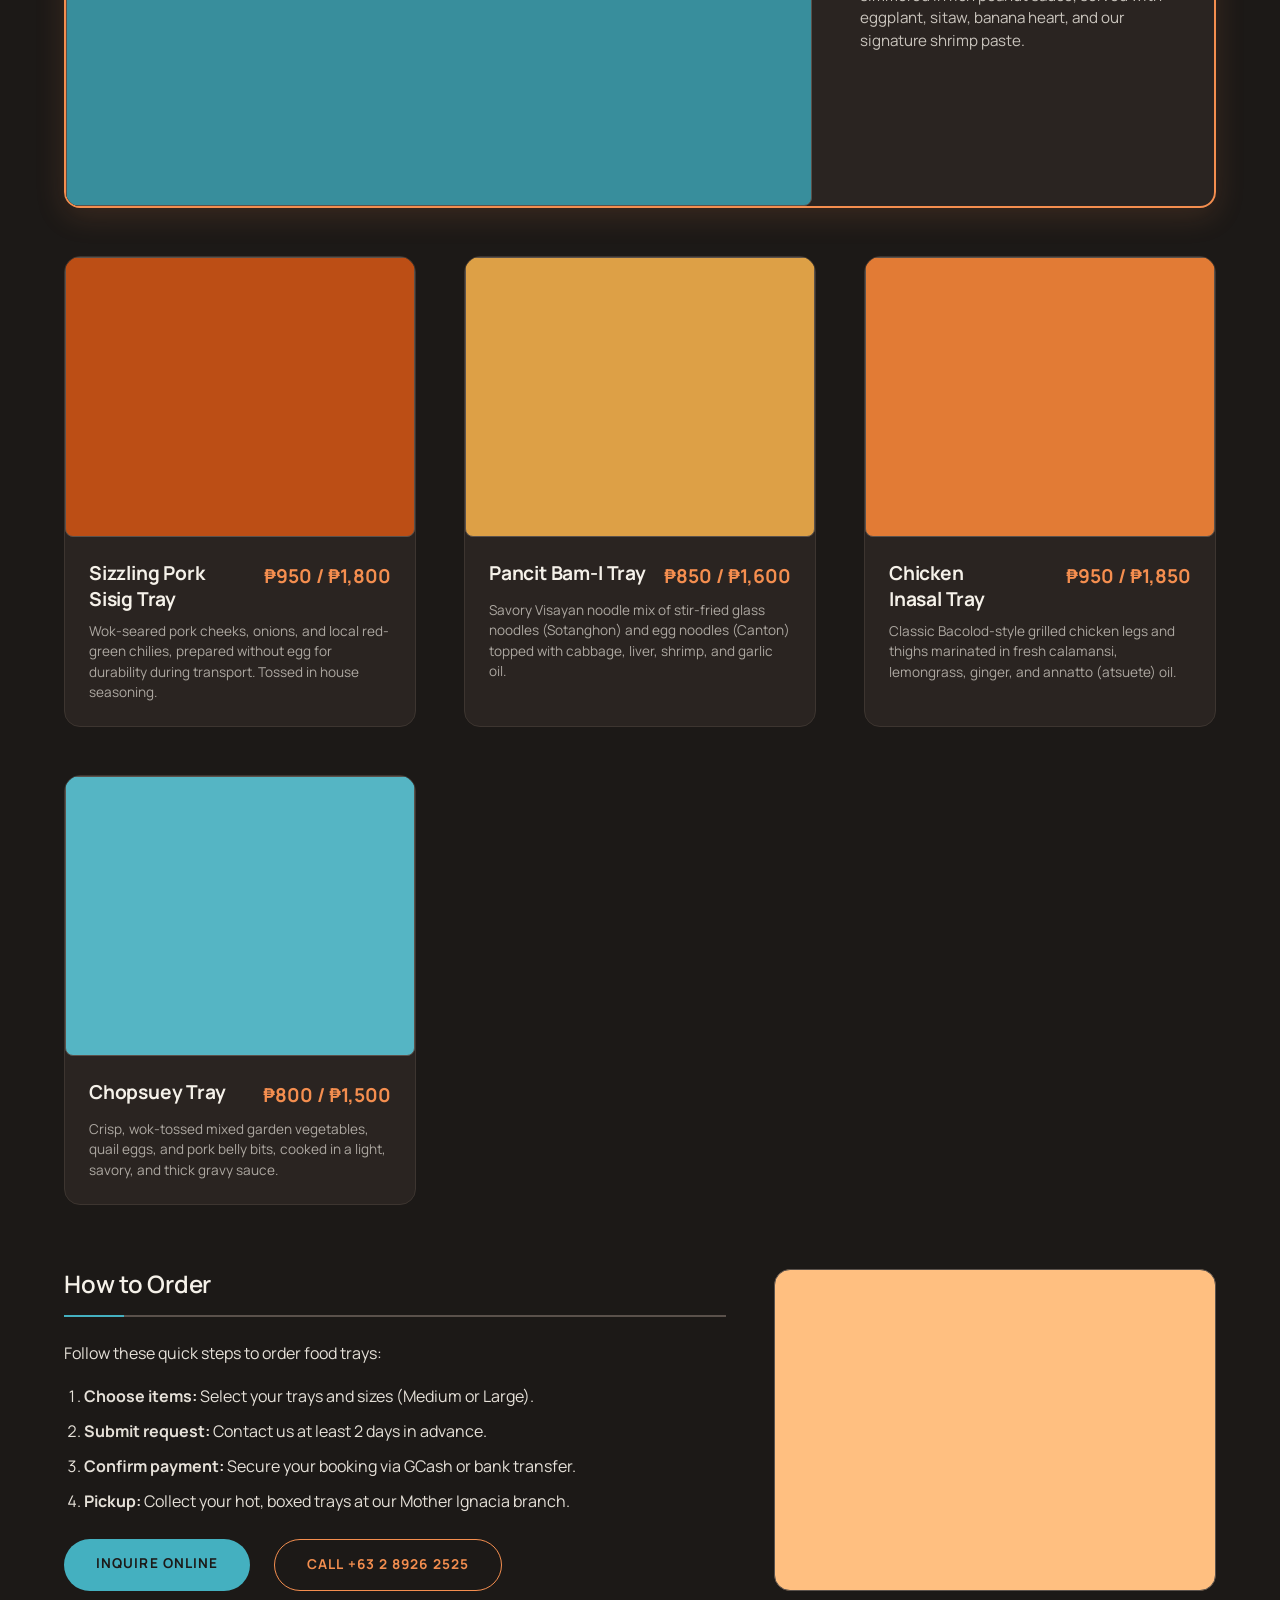
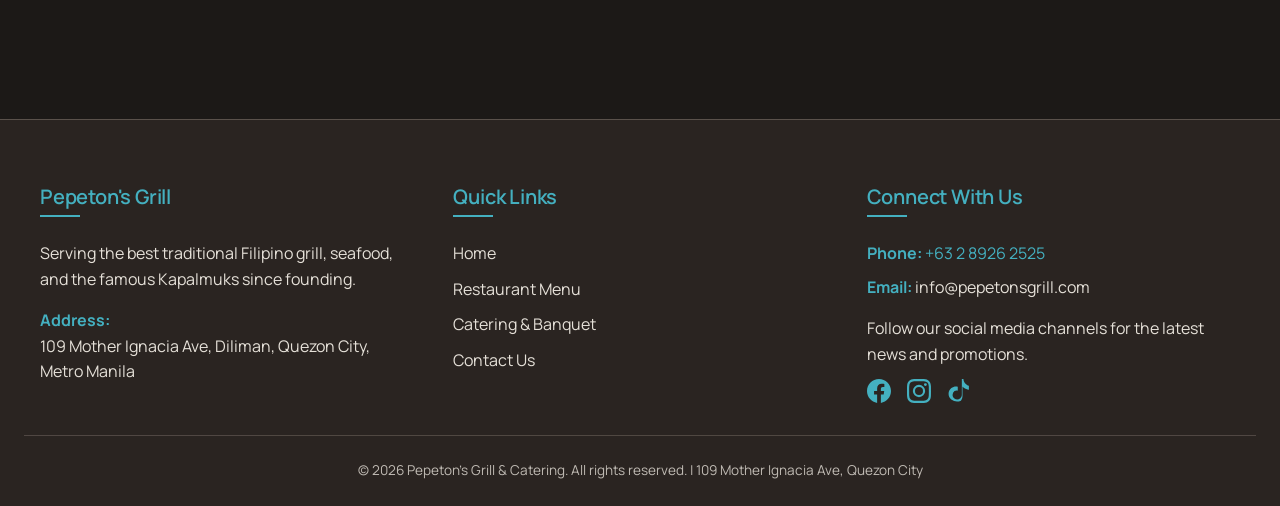
<file: menu/party-food.html>
<!DOCTYPE html>
<html lang="en">
<head>
  <meta charset="UTF-8">
  <meta name="viewport" content="width=device-width, initial-scale=1.0">
  <title>Party Food To Go (Food Trays) | Pepeton's Grill & Catering</title>
  <meta name="description" content="Order bulk food trays for pickup at Pepeton's. View party menu pricing for pansit, pork sisig, crispy pata, and chicken. Order 2 days in advance.">
  
  <link rel="preconnect" href="https://fonts.googleapis.com">
  <link rel="preconnect" href="https://fonts.gstatic.com" crossorigin>
  <link href="https://fonts.googleapis.com/css2?family=Manrope:wght@400;500;600;700;800&display=swap" rel="stylesheet">
  
  <link rel="stylesheet" href="../css/style.css">
</head>
<body>

  <!-- Top Sticky Header -->
  <header class="header-overlay">
    <div class="nav-container">
      <a href="../index.html" class="nav-logo" id="headerLogoLink">
        <img src="../assets/logo.png" alt="Pepeton's Logo">
      </a>
      
      <button class="mobile-nav-toggle" id="mobileNavToggle" aria-label="Toggle navigation">
        <span></span>
        <span></span>
        <span></span>
      </button>

      <ul class="nav-links" id="navLinks">
        <li><a href="../index.html">Home</a></li>
        <li><a href="restaurant.html">Restaurant Menu</a></li>
        <li><a href="catering.html">Catering Menu</a></li>
        <li><a href="party-food.html" class="active">Party Food</a></li>
        <li><a href="../banquet.html">Banquet</a></li>
        <li><a href="../contact.html">Contact Us</a></li>
      </ul>
    </div>
  </header>

  <!-- Hero Header Banner -->
  <section class="hero hero-subpage" style="background-image: url('../assets/sisig.png');">
    <!-- Hero Vignette/Overlay for legibility -->
    <div class="hero-overlay" style="background: linear-gradient(to right, rgba(12, 10, 9, 0.8) 0%, rgba(12, 10, 9, 0.5) 50%, rgba(12, 10, 9, 0.8) 100%);"></div>
    
    <div class="hero-content" style="margin-left: 0; text-align: center; max-width: 800px; padding: 0 var(--space-lg);">
      <span class="text-gold text-uppercase-label">To Go Trays & Pickup</span>
      <h1 style="font-size: clamp(2.2rem, 5vw, 3.5rem); margin-top: 8px; color: #FFFFFF; line-height: 1.15;">Party Food To Go</h1>
      <p class="hero-tagline" style="margin-bottom: 0; font-size: 1.15rem; color: var(--color-body-cream);">
        Host your gatherings with your favorite Pepeton's comfort food, prepared in convenient, high-capacity trays ready for pickup.
      </p>
    </div>

    <!-- Organic Wave Separator -->
    <div class="hero-wave">
      <svg viewBox="0 0 1200 120" preserveAspectRatio="none" style="position: relative; display: block; width: calc(100% + 1.3px); height: 40px; transform: rotateY(180deg);">
        <path d="M985.66,92.83C906.67,72,823.78,31,743.84,14.19c-82.26-17.34-168.06-16.33-250.45.39-57.84,11.73-114,31.07-172,41.86A600.21,600.21,0,0,1,0,27.35V120H1200V30.25C1123.29,66.36,1059.08,98.7,985.66,92.83Z" fill="var(--color-bg-dark)"></path>
      </svg>
    </div>
  </section>

  <main>

    <!-- Lead Time Banner -->
    <section class="card" style="border-top: 4px solid var(--color-warm-orange) !important; margin-bottom: 48px; background-color: var(--color-maroon-bg);">
      <h3>Ordering Guidelines</h3>
      <p style="margin-top: 8px; font-size: 0.95rem; line-height: 1.6;">
        Perfect for office potlucks and family gatherings. Food is served in convenient trays without setup or service staff.
      </p>
      <p style="margin-top: 12px; font-weight: bold; color: var(--color-header-gold); font-size: 0.95rem;">
        ⏰ Lead Time: Please order at least 2 days in advance of your pickup date.
      </p>
    </section>

    <!-- Food Trays Listings -->
    <section class="menu-section">
      <h2 class="menu-section-title">Party Tray Offerings</h2>
      <p style="margin-bottom: 24px; opacity: 0.9;"> trys are available in two sizes: Medium (serves 8-10) and Large (serves 15-20).</p>
      
      <div class="menu-grid">
        
        <div class="menu-item specialty scroll-reveal" data-specialty="true">
          <span class="specialty-badge">Specialty</span>
          <div class="menu-item-img">
            <div class="image-placeholder" style="background-color: #D96B27;"></div>
          </div>
          <div class="menu-item-content">
            <div class="menu-item-header">
              <h3 class="menu-item-name">The Famous Kapalmuks Tray</h3>
              <span class="menu-item-price">₱1,300.00</span>
            </div>
            <p class="menu-item-desc">Our signature crispy pork face dish, pre-chopped and packed in our thermal box with double servings of spiced native vinegar. Serves 6-8.</p>
          </div>
        </div>

        <div class="menu-item specialty scroll-reveal" data-specialty="true">
          <span class="specialty-badge">Specialty</span>
          <div class="menu-item-img">
            <div class="image-placeholder" style="background-color: #388E9C;"></div>
          </div>
          <div class="menu-item-content">
            <div class="menu-item-header">
              <h3 class="menu-item-name">Beef Kare-Kare Tray</h3>
              <span class="menu-item-price">₱1,400 / ₱2,700</span>
            </div>
            <p class="menu-item-desc">Tender beef tripe and brisket slow-simmered in rich peanut sauce, served with eggplant, sitaw, banana heart, and our signature shrimp paste.</p>
          </div>
        </div>

        <div class="menu-item scroll-reveal">
          <div class="menu-item-img">
            <div class="image-placeholder" style="background-color: #BC4E15;"></div>
          </div>
          <div class="menu-item-content">
            <div class="menu-item-header">
              <h3 class="menu-item-name">Sizzling Pork Sisig Tray</h3>
              <span class="menu-item-price">₱950 / ₱1,800</span>
            </div>
            <p class="menu-item-desc">Wok-seared pork cheeks, onions, and local red-green chilies, prepared without egg for durability during transport. Tossed in house seasoning.</p>
          </div>
        </div>

        <div class="menu-item scroll-reveal">
          <div class="menu-item-img">
            <div class="image-placeholder" style="background-color: #DDA046;"></div>
          </div>
          <div class="menu-item-content">
            <div class="menu-item-header">
              <h3 class="menu-item-name">Pancit Bam-I Tray</h3>
              <span class="menu-item-price">₱850 / ₱1,600</span>
            </div>
            <p class="menu-item-desc">Savory Visayan noodle mix of stir-fried glass noodles (Sotanghon) and egg noodles (Canton) topped with cabbage, liver, shrimp, and garlic oil.</p>
          </div>
        </div>

        <div class="menu-item scroll-reveal">
          <div class="menu-item-img">
            <div class="image-placeholder" style="background-color: #E27B35;"></div>
          </div>
          <div class="menu-item-content">
            <div class="menu-item-header">
              <h3 class="menu-item-name">Chicken Inasal Tray</h3>
              <span class="menu-item-price">₱950 / ₱1,850</span>
            </div>
            <p class="menu-item-desc">Classic Bacolod-style grilled chicken legs and thighs marinated in fresh calamansi, lemongrass, ginger, and annatto (atsuete) oil.</p>
          </div>
        </div>

        <div class="menu-item scroll-reveal">
          <div class="menu-item-img">
            <div class="image-placeholder" style="background-color: #55B5C4;"></div>
          </div>
          <div class="menu-item-content">
            <div class="menu-item-header">
              <h3 class="menu-item-name">Chopsuey Tray</h3>
              <span class="menu-item-price">₱800 / ₱1,500</span>
            </div>
            <p class="menu-item-desc">Crisp, wok-tossed mixed garden vegetables, quail eggs, and pork belly bits, cooked in a light, savory, and thick gravy sauce.</p>
          </div>
        </div>

      </div>
    </section>

    <!-- Pickup & Ordering Process Placeholders (Respecting blank placeholders directive) -->
    <section class="content-grid" style="grid-template-columns: 1.2fr 0.8fr; gap: 48px; align-items: center;">
      <div>
        <h2 class="menu-section-title">How to Order</h2>
        <p style="margin-bottom: 16px; line-height: 1.6;">Follow these quick steps to order food trays:</p>
        <ol style="margin-bottom: 24px; padding-left: 20px; line-height: 1.7;">
          <li style="margin-bottom: 8px;"><strong>Choose items:</strong> Select your trays and sizes (Medium or Large).</li>
          <li style="margin-bottom: 8px;"><strong>Submit request:</strong> Contact us at least 2 days in advance.</li>
          <li style="margin-bottom: 8px;"><strong>Confirm payment:</strong> Secure your booking via GCash or bank transfer.</li>
          <li style="margin-bottom: 8px;"><strong>Pickup:</strong> Collect your hot, boxed trays at our Mother Ignacia branch.</li>
        </ol>
        <div style="display: flex; gap: 24px;">
          <a href="../contact.html?type=party" class="btn btn-primary">Inquire Online</a>
          <a href="tel:+63289262525" class="btn btn-secondary">Call +63 2 8926 2525</a>
        </div>
      </div>

      <div class="image-placeholder" id="partyTrayPackagingPlaceholder" style="min-height: 300px; background-color: #FFBF80; border-radius: var(--radius-lg); width: 100%; height: 100%;"></div>
    </section>
  </main>

  <!-- Footer -->
  <footer>
    <div class="footer-grid">
      <div class="footer-col">
        <h3 class="text-gold">Pepeton's Grill</h3>
        <p>Serving the best traditional Filipino grill, seafood, and the famous Kapalmuks since founding.</p>
        <p style="margin-top: 16px;"><strong class="text-gold">Address:</strong><br>109 Mother Ignacia Ave, Diliman, Quezon City, Metro Manila</p>
      </div>
      
      <div class="footer-col">
        <h3 class="text-gold">Quick Links</h3>
        <ul>
          <li><a href="../index.html">Home</a></li>
          <li><a href="restaurant.html">Restaurant Menu</a></li>
          <li><a href="catering.html">Catering & Banquet</a></li>
          <li><a href="../contact.html">Contact Us</a></li>
        </ul>
      </div>

      <div class="footer-col">
        <h3 class="text-gold">Connect With Us</h3>
        <p><strong class="text-gold">Phone:</strong> <a href="tel:+63289262525" class="text-gold">+63 2 8926 2525</a></p>
        <p><strong class="text-gold">Email:</strong> info@pepetonsgrill.com</p>
        <p style="margin-top: 16px;">Follow our social media channels for the latest news and promotions.</p>
        <p style="margin-top: 12px; display: flex; gap: 16px; align-items: center;">
          <a href="https://facebook.com" target="_blank" rel="noopener" class="text-gold" aria-label="Facebook" style="display: flex; align-items: center;">
            <svg viewBox="0 0 24 24" fill="currentColor" style="width: 24px; height: 24px; transition: transform 0.2s;" onmouseover="this.style.transform='scale(1.1)'" onmouseout="this.style.transform='scale(1)'">
              <path d="M24 12.073c0-6.627-5.373-12-12-12s-12 5.373-12 12c0 5.99 4.388 10.954 10.125 11.854v-8.385H7.078v-3.47h3.047V9.43c0-3.007 1.792-4.669 4.533-4.669 1.312 0 2.686.235 2.686.235v2.953H15.83c-1.491 0-1.956.925-1.956 1.874v2.25h3.328l-.532 3.47h-2.796v8.385C19.612 23.027 24 18.062 24 12.073z"/>
            </svg>
          </a>
          <a href="https://instagram.com" target="_blank" rel="noopener" class="text-gold" aria-label="Instagram" style="display: flex; align-items: center;">
            <svg viewBox="0 0 24 24" fill="currentColor" style="width: 24px; height: 24px; transition: transform 0.2s;" onmouseover="this.style.transform='scale(1.1)'" onmouseout="this.style.transform='scale(1)'">
              <path d="M12 2.163c3.204 0 3.584.012 4.85.07 3.252.148 4.771 1.691 4.919 4.919.058 1.265.069 1.645.069 4.849 0 3.205-.012 3.584-.069 4.849-.149 3.225-1.664 4.771-4.919 4.919-1.266.058-1.644.07-4.85.07-3.204 0-3.584-.012-4.849-.07-3.26-.149-4.771-1.699-4.919-4.92-.058-1.265-.07-1.644-.07-4.849 0-3.204.013-3.583.07-4.849.149-3.227 1.664-4.771 4.919-4.919 1.266-.057 1.645-.069 4.849-.069zM12 0C8.741 0 8.333.014 7.053.072 2.695.272.273 2.69.073 7.051.014 8.333 0 8.741 0 12c0 3.259.014 3.668.072 4.948.2 4.358 2.618 6.78 6.98 6.98 1.281.058 1.689.072 4.948.072 3.259 0 3.668-.014 4.948-.072 4.354-.2 6.782-2.618 6.979-6.98.059-1.28.073-1.689.073-4.948 0-3.259-.014-3.667-.072-4.947-.196-4.354-2.617-6.78-6.979-6.98C15.668.014 15.259 0 12 0zm0 5.838a6.162 6.162 0 1 0 0 12.324 6.162 6.162 0 0 0 0-12.324zM12 16a4 4 0 1 1 0-8 4 4 0 0 1 0 8zm6.406-11.845a1.44 1.44 0 1 0 0 2.881 1.44 1.44 0 0 0 0-2.881z"/>
            </svg>
          </a>
          <a href="https://tiktok.com" target="_blank" rel="noopener" class="text-gold" aria-label="TikTok" style="display: flex; align-items: center;">
            <svg viewBox="0 0 24 24" fill="currentColor" style="width: 24px; height: 24px; transition: transform 0.2s;" onmouseover="this.style.transform='scale(1.1)'" onmouseout="this.style.transform='scale(1)'">
              <path d="M12.525.02c1.31-.02 2.61-.01 3.91-.02.08 1.53.63 3.02 1.59 4.23.97 1.22 2.34 2.12 3.86 2.57v3.83c-1.84-.04-3.61-.69-5.06-1.83a8.914 8.914 0 0 1-1.3-1.29v8.94c.05 1.89-.52 3.75-1.63 5.25A9.458 9.458 0 0 1 4.28 20.4c-1.72-1.37-2.73-3.48-2.71-5.69.02-2.2 1.05-4.29 2.78-5.64 1.83-1.42 4.2-1.92 6.42-1.34v3.9c-1.1-.35-2.29-.19-3.26.43a4.793 4.793 0 0 0-1.93 3.86c.01 1.4.67 2.73 1.8 3.56a4.896 4.896 0 0 0 5.97-.24c1.02-.91 1.56-2.25 1.48-3.62V0h-.02z"/>
            </svg>
          </a>
        </p>
      </div>
    </div>
    <div class="footer-bottom">
      &copy; 2026 Pepeton's Grill & Catering. All rights reserved. | 109 Mother Ignacia Ave, Quezon City
    </div>
  </footer>

  <script src="../js/main.js"></script>
</body>
</html>
</file>
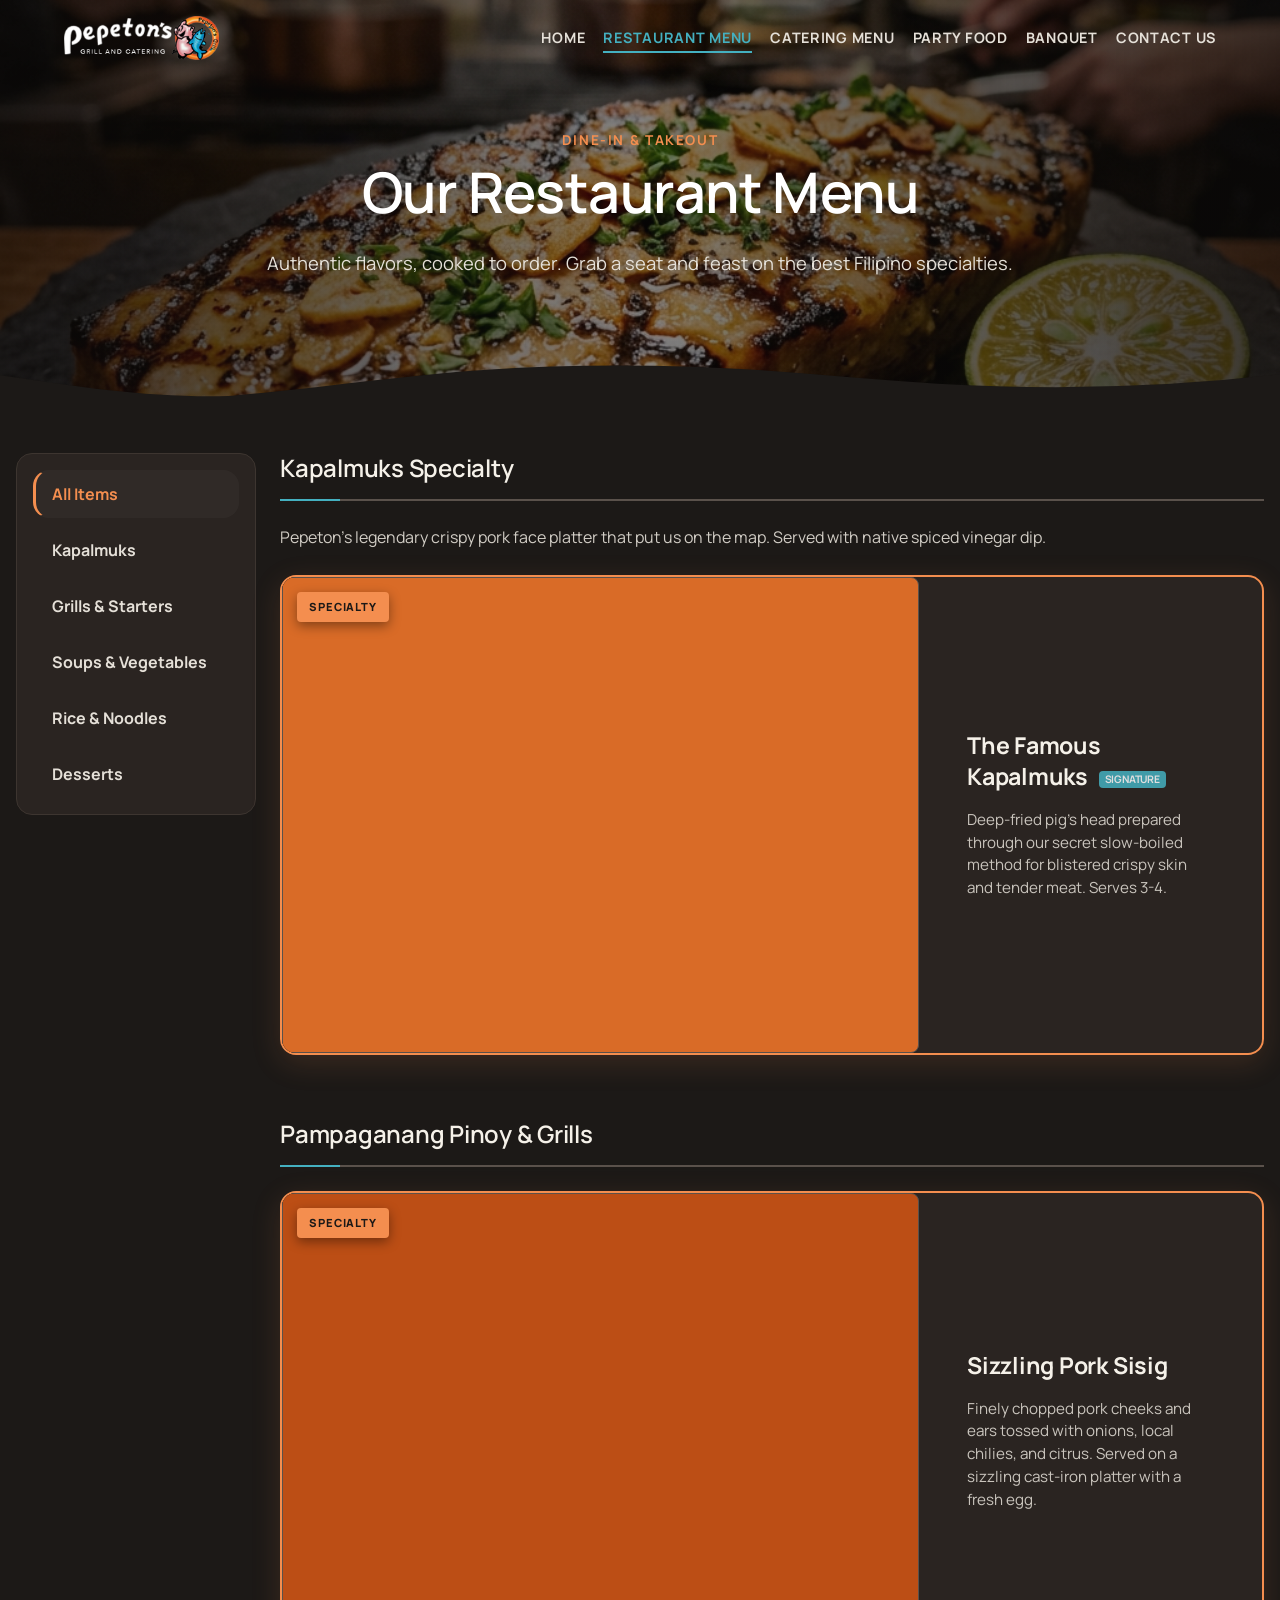
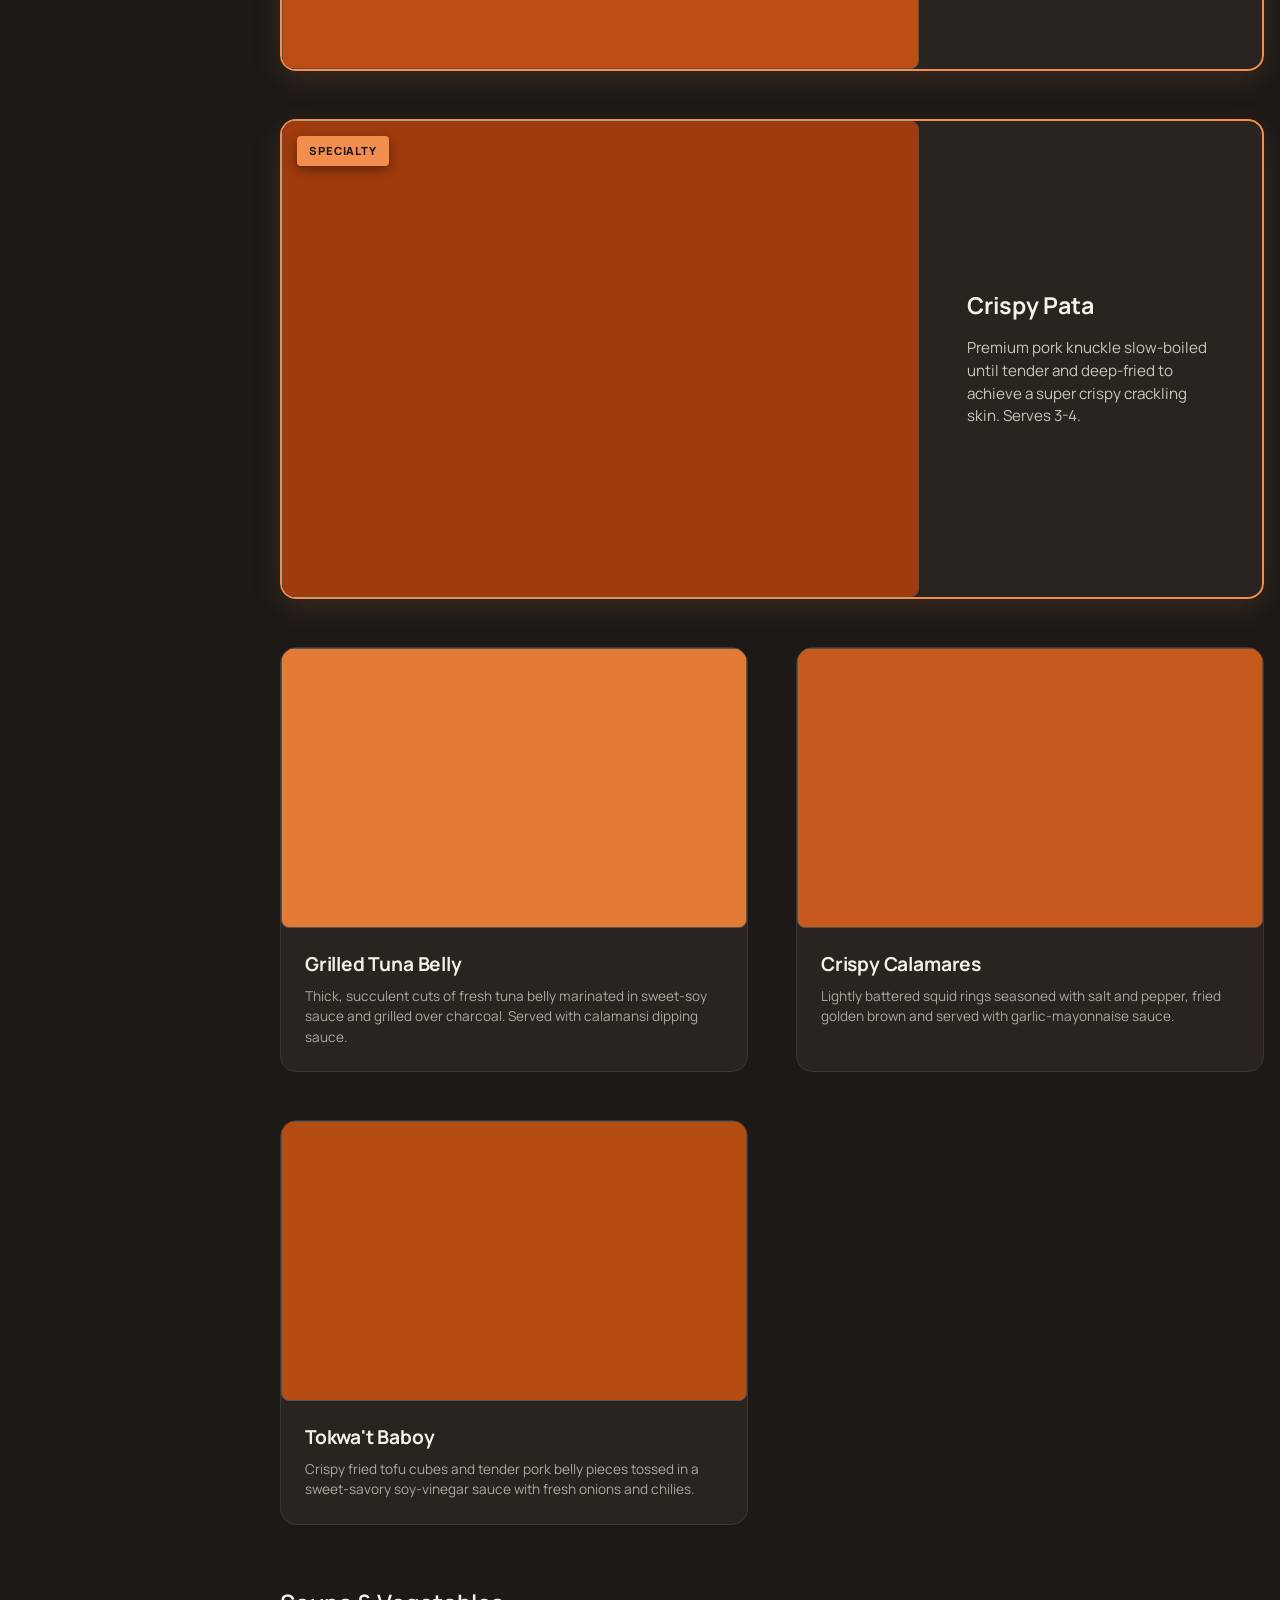
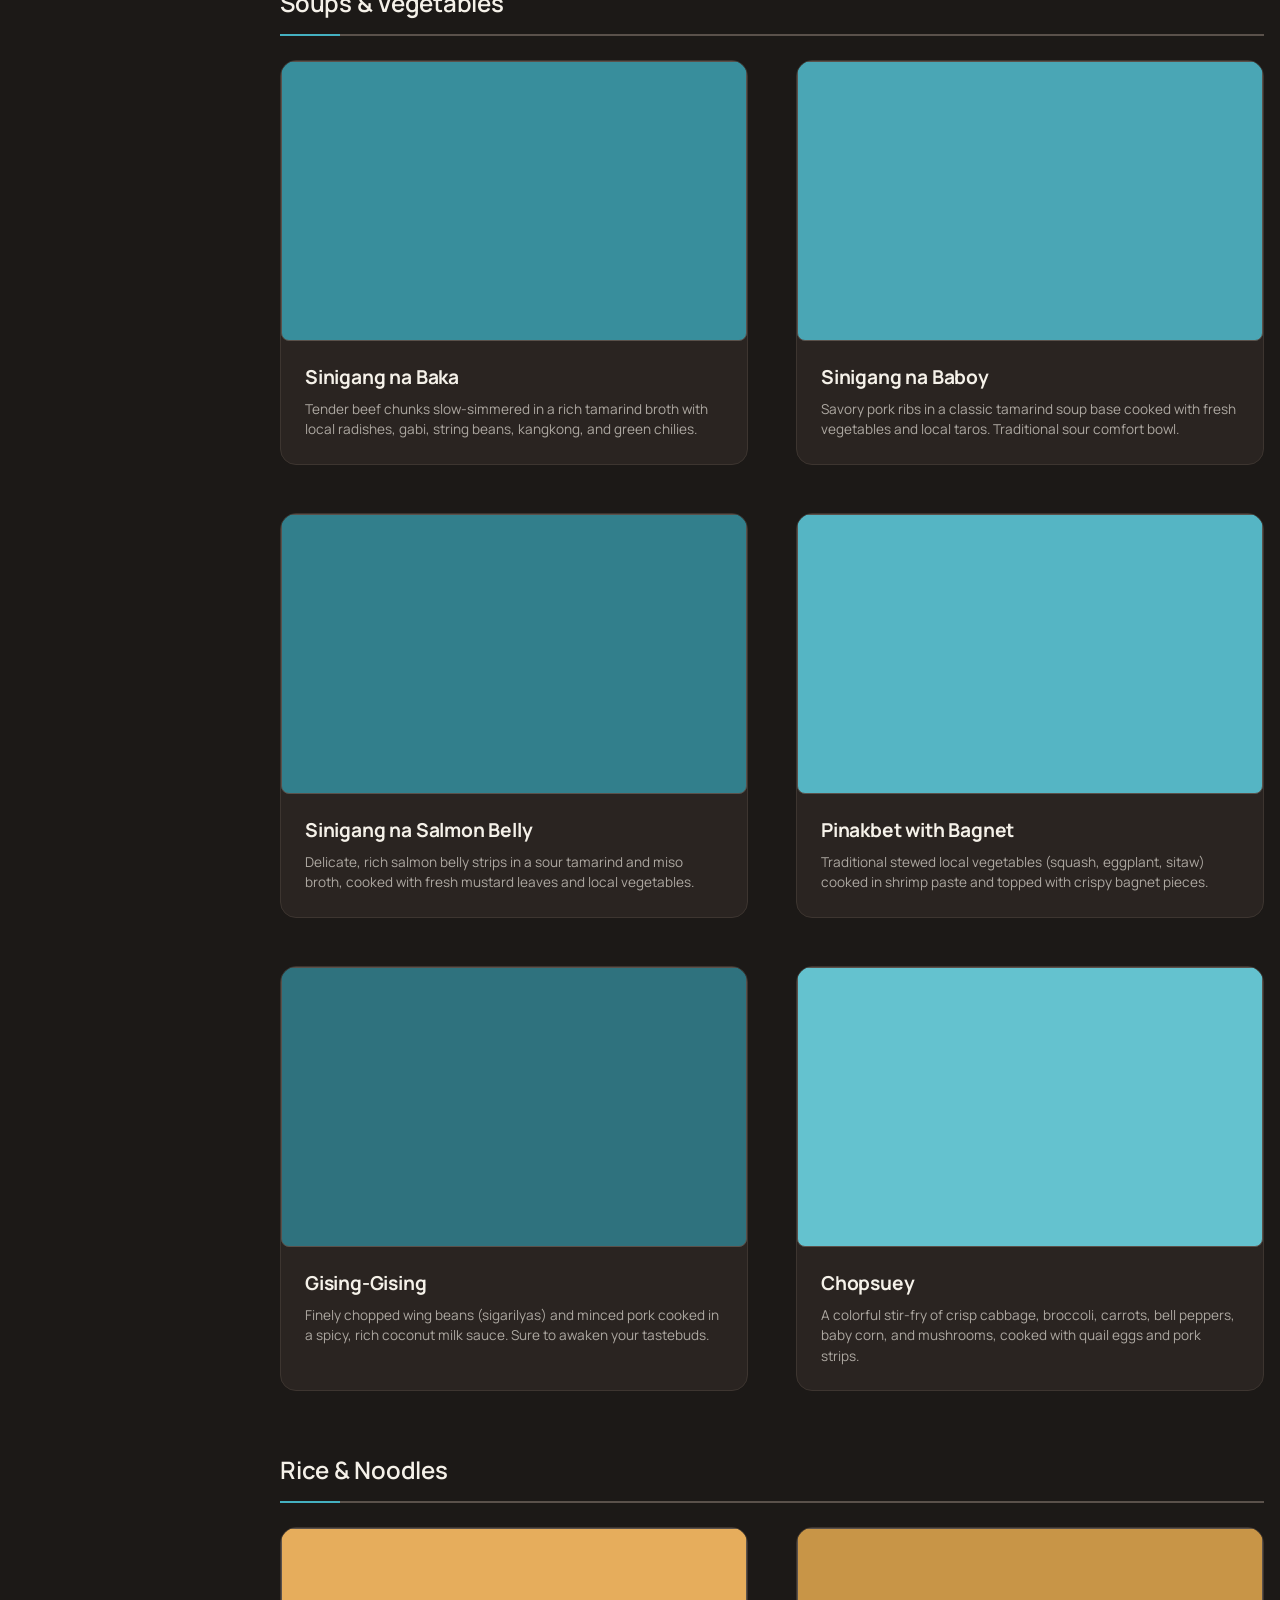
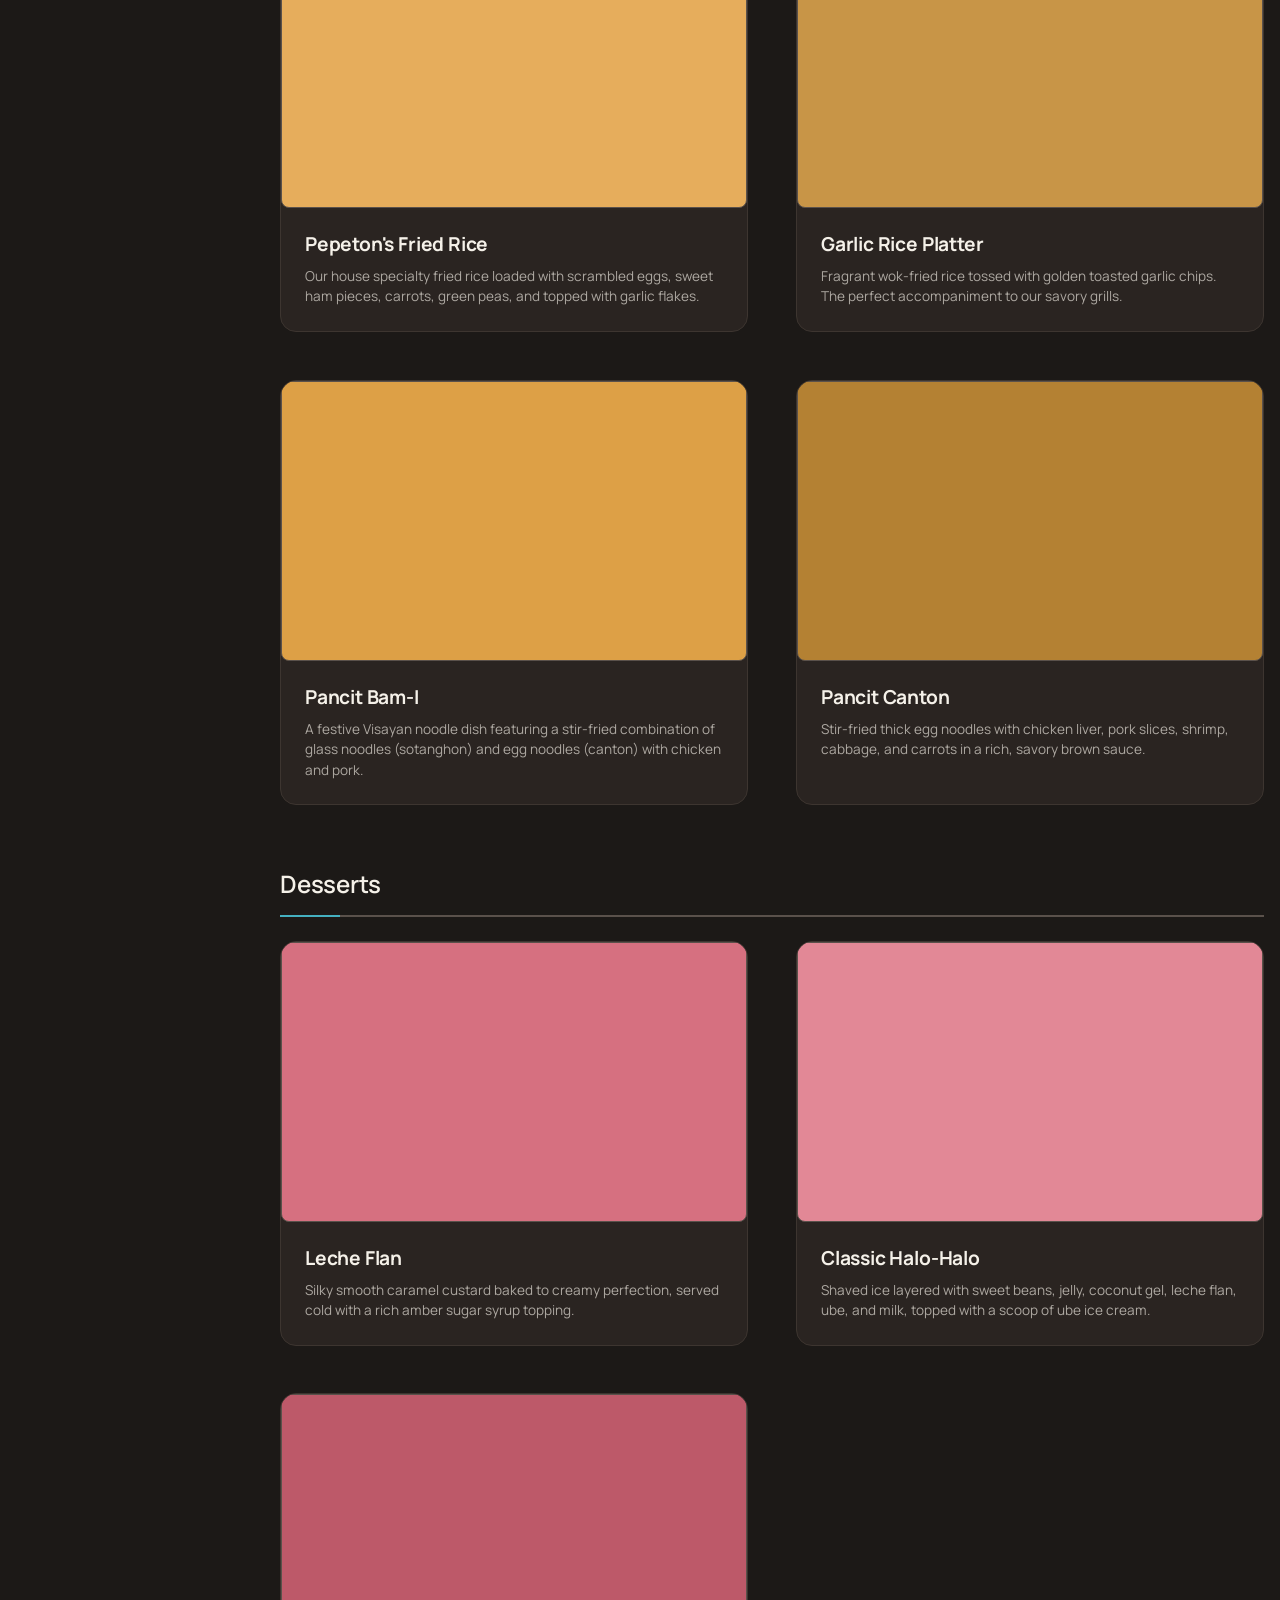
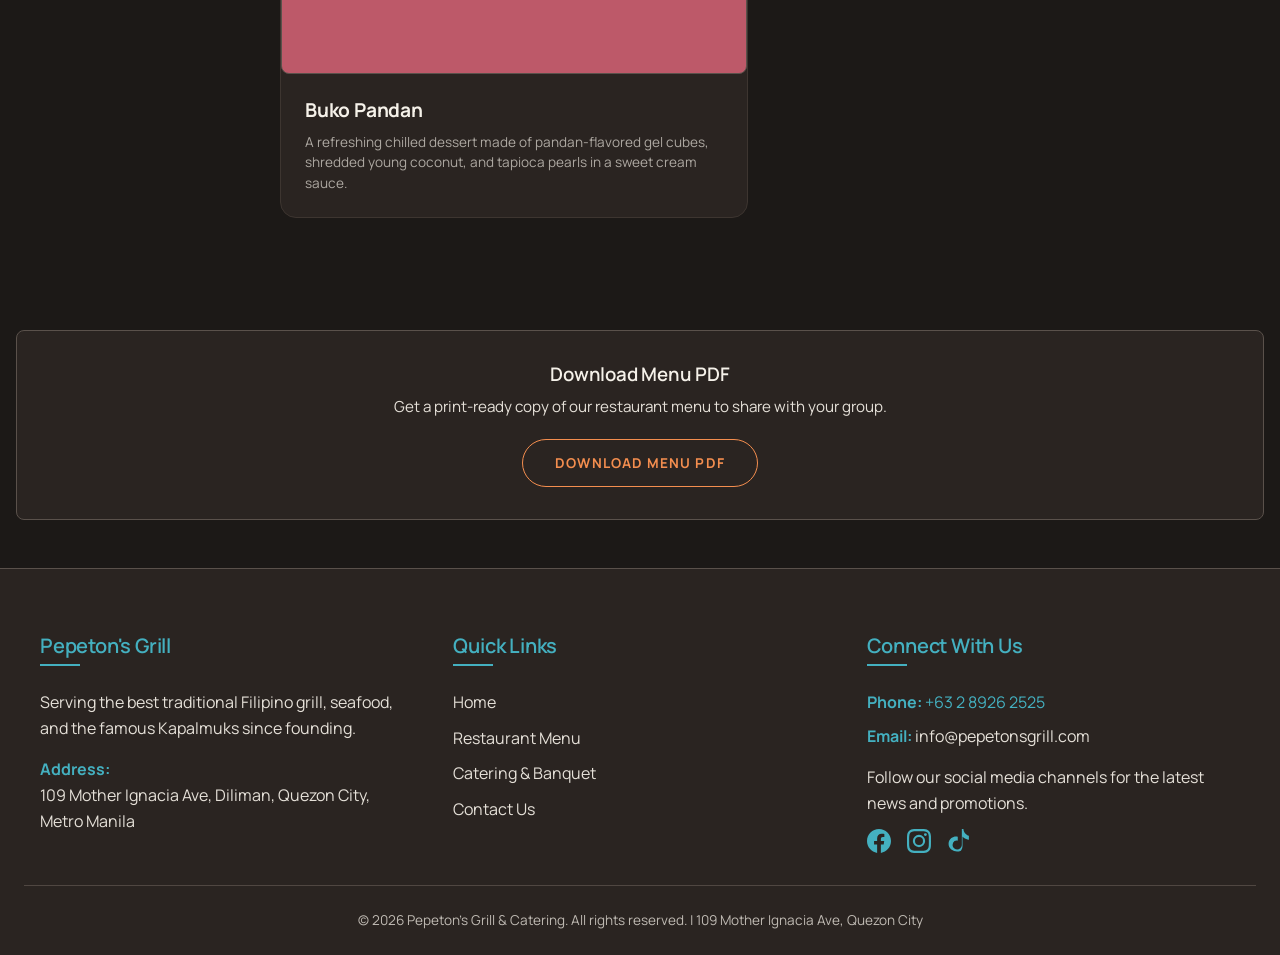
<file: menu/restaurant.html>
<!DOCTYPE html>
<html lang="en">
<head>
  <meta charset="UTF-8">
  <meta name="viewport" content="width=device-width, initial-scale=1.0">
  <title>Restaurant Menu | Pepeton's Grill & Catering</title>
  <meta name="description" content="Explore the full dine-in menu of Pepeton's Grill & Catering. Browse our signature Kapalmuks, sizzling pork sisig, classic sinigang, pancit, and desserts.">
  
  <link rel="preconnect" href="https://fonts.googleapis.com">
  <link rel="preconnect" href="https://fonts.gstatic.com" crossorigin>
  <link href="https://fonts.googleapis.com/css2?family=Manrope:wght@400;500;600;700;800&display=swap" rel="stylesheet">
  
  <link rel="stylesheet" href="../css/style.css">
</head>
<body>

  <!-- Top Sticky Header -->
  <header class="header-overlay">
    <div class="nav-container">
      <a href="../index.html" class="nav-logo" id="headerLogoLink">
        <img src="../assets/logo.png" alt="Pepeton's Logo">
      </a>
      
      <button class="mobile-nav-toggle" id="mobileNavToggle" aria-label="Toggle navigation">
        <span></span>
        <span></span>
        <span></span>
      </button>

      <ul class="nav-links" id="navLinks">
        <li><a href="../index.html">Home</a></li>
        <li><a href="restaurant.html" class="active">Restaurant Menu</a></li>
        <li><a href="catering.html">Catering Menu</a></li>
        <li><a href="party-food.html">Party Food</a></li>
        <li><a href="../banquet.html">Banquet</a></li>
        <li><a href="../contact.html">Contact Us</a></li>
      </ul>
    </div>
  </header>

  <!-- Hero Header Banner -->
  <section class="hero hero-subpage" style="background-image: url('../assets/tuna_belly.png');">
    <!-- Hero Vignette/Overlay for legibility -->
    <div class="hero-overlay" style="background: linear-gradient(to right, rgba(12, 10, 9, 0.8) 0%, rgba(12, 10, 9, 0.5) 50%, rgba(12, 10, 9, 0.8) 100%);"></div>
    
    <div class="hero-content" style="margin-left: 0; text-align: center; max-width: 800px; padding: 0 var(--space-lg);">
      <span class="text-gold text-uppercase-label">Dine-in & Takeout</span>
      <h1 style="font-size: clamp(2.2rem, 5vw, 3.5rem); margin-top: 8px; color: #FFFFFF; line-height: 1.15;">Our Restaurant Menu</h1>
      <p class="hero-tagline" style="margin-bottom: 0; font-size: 1.15rem; color: var(--color-body-cream);">
        Authentic flavors, cooked to order. Grab a seat and feast on the best Filipino specialties.
      </p>
    </div>

    <!-- Organic Wave Separator -->
    <div class="hero-wave">
      <svg viewBox="0 0 1200 120" preserveAspectRatio="none" style="position: relative; display: block; width: calc(100% + 1.3px); height: 40px; transform: rotateY(180deg);">
        <path d="M985.66,92.83C906.67,72,823.78,31,743.84,14.19c-82.26-17.34-168.06-16.33-250.45.39-57.84,11.73-114,31.07-172,41.86A600.21,600.21,0,0,1,0,27.35V120H1200V30.25C1123.29,66.36,1059.08,98.7,985.66,92.83Z" fill="var(--color-bg-dark)"></path>
      </svg>
    </div>
  </section>

  <main class="full-width-menu-main">
    <div class="menu-layout-wrapper">
      <!-- Menu Filtering Tabs -->
      <aside class="menu-sidebar">
        <div class="menu-tabs">
          <button class="menu-tab-btn active" data-filter="all">All Items</button>
          <button class="menu-tab-btn" data-filter="kapalmuks">Kapalmuks</button>
          <button class="menu-tab-btn" data-filter="starters">Grills & Starters</button>
          <button class="menu-tab-btn" data-filter="soups">Soups & Vegetables</button>
          <button class="menu-tab-btn" data-filter="rice-noodles">Rice & Noodles</button>
          <button class="menu-tab-btn" data-filter="desserts">Desserts</button>
        </div>
      </aside>

      <!-- Menu Items Showcase -->
      <div id="menuContainer">
      
      <!-- Category: Kapalmuks -->
      <div class="menu-section" id="kapalmuks">
        <h2 class="menu-section-title">Kapalmuks Specialty</h2>
        <p style="margin-bottom: 24px; opacity: 0.9;">Pepeton's legendary crispy pork face platter that put us on the map. Served with native spiced vinegar dip.</p>
        <div class="menu-grid">
          <div class="menu-item specialty scroll-reveal" data-specialty="true">
            <span class="specialty-badge">Specialty</span>
            <div class="menu-item-img">
              <div class="image-placeholder" style="background-color: #D96B27;"></div>
            </div>
            <div class="menu-item-content">
              <div class="menu-item-header">
                <h3 class="menu-item-name">The Famous Kapalmuks <span class="signature-tag">Signature</span></h3>
                <span class="menu-item-price">₱650.00</span>
              </div>
              <p class="menu-item-desc">Deep-fried pig's head prepared through our secret slow-boiled method for blistered crispy skin and tender meat. Serves 3-4.</p>
            </div>
          </div>
        </div>
      </div>

      <!-- Category: Grills & Starters (Pampaganang Pinoy) -->
      <div class="menu-section" id="starters">
        <h2 class="menu-section-title">Pampaganang Pinoy & Grills</h2>
        <div class="menu-grid">
          
          <div class="menu-item specialty scroll-reveal" data-specialty="true">
            <span class="specialty-badge">Specialty</span>
            <div class="menu-item-img">
              <div class="image-placeholder" style="background-color: #BC4E15;"></div>
            </div>
            <div class="menu-item-content">
              <div class="menu-item-header">
                <h3 class="menu-item-name">Sizzling Pork Sisig</h3>
                <span class="menu-item-price">₱290.00</span>
              </div>
              <p class="menu-item-desc">Finely chopped pork cheeks and ears tossed with onions, local chilies, and citrus. Served on a sizzling cast-iron platter with a fresh egg.</p>
            </div>
          </div>

          <div class="menu-item specialty scroll-reveal" data-specialty="true">
            <span class="specialty-badge">Specialty</span>
            <div class="menu-item-img">
              <div class="image-placeholder" style="background-color: #A03B0D;"></div>
            </div>
            <div class="menu-item-content">
              <div class="menu-item-header">
                <h3 class="menu-item-name">Crispy Pata</h3>
                <span class="menu-item-price">₱680.00</span>
              </div>
              <p class="menu-item-desc">Premium pork knuckle slow-boiled until tender and deep-fried to achieve a super crispy crackling skin. Serves 3-4.</p>
            </div>
          </div>

          <div class="menu-item scroll-reveal">
            <div class="menu-item-img">
              <div class="image-placeholder" style="background-color: #E27B35;"></div>
            </div>
            <div class="menu-item-content">
              <div class="menu-item-header">
                <h3 class="menu-item-name">Grilled Tuna Belly</h3>
                <span class="menu-item-price">₱380.00</span>
              </div>
              <p class="menu-item-desc">Thick, succulent cuts of fresh tuna belly marinated in sweet-soy sauce and grilled over charcoal. Served with calamansi dipping sauce.</p>
            </div>
          </div>

          <div class="menu-item scroll-reveal">
            <div class="menu-item-img">
              <div class="image-placeholder" style="background-color: #C65A1E;"></div>
            </div>
            <div class="menu-item-content">
              <div class="menu-item-header">
                <h3 class="menu-item-name">Crispy Calamares</h3>
                <span class="menu-item-price">₱320.00</span>
              </div>
              <p class="menu-item-desc">Lightly battered squid rings seasoned with salt and pepper, fried golden brown and served with garlic-mayonnaise sauce.</p>
            </div>
          </div>

          <div class="menu-item scroll-reveal">
            <div class="menu-item-img">
              <div class="image-placeholder" style="background-color: #B54D12;"></div>
            </div>
            <div class="menu-item-content">
              <div class="menu-item-header">
                <h3 class="menu-item-name">Tokwa't Baboy</h3>
                <span class="menu-item-price">₱220.00</span>
              </div>
              <p class="menu-item-desc">Crispy fried tofu cubes and tender pork belly pieces tossed in a sweet-savory soy-vinegar sauce with fresh onions and chilies.</p>
            </div>
          </div>
          
        </div>
      </div>

      <!-- Category: Soups & Vegetables (Sinigang & Gulay) -->
      <div class="menu-section" id="soups">
        <h2 class="menu-section-title">Soups & Vegetables</h2>
        <div class="menu-grid">
          
          <div class="menu-item scroll-reveal">
            <div class="menu-item-img">
              <div class="image-placeholder" style="background-color: #388E9C;"></div>
            </div>
            <div class="menu-item-content">
              <div class="menu-item-header">
                <h3 class="menu-item-name">Sinigang na Baka</h3>
                <span class="menu-item-price">₱480.00</span>
              </div>
              <p class="menu-item-desc">Tender beef chunks slow-simmered in a rich tamarind broth with local radishes, gabi, string beans, kangkong, and green chilies.</p>
            </div>
          </div>

          <div class="menu-item scroll-reveal">
            <div class="menu-item-img">
              <div class="image-placeholder" style="background-color: #4AA6B5;"></div>
            </div>
            <div class="menu-item-content">
              <div class="menu-item-header">
                <h3 class="menu-item-name">Sinigang na Baboy</h3>
                <span class="menu-item-price">₱390.00</span>
              </div>
              <p class="menu-item-desc">Savory pork ribs in a classic tamarind soup base cooked with fresh vegetables and local taros. Traditional sour comfort bowl.</p>
            </div>
          </div>

          <div class="menu-item scroll-reveal">
            <div class="menu-item-img">
              <div class="image-placeholder" style="background-color: #327F8C;"></div>
            </div>
            <div class="menu-item-content">
              <div class="menu-item-header">
                <h3 class="menu-item-name">Sinigang na Salmon Belly</h3>
                <span class="menu-item-price">₱450.00</span>
              </div>
              <p class="menu-item-desc">Delicate, rich salmon belly strips in a sour tamarind and miso broth, cooked with fresh mustard leaves and local vegetables.</p>
            </div>
          </div>

          <div class="menu-item scroll-reveal">
            <div class="menu-item-img">
              <div class="image-placeholder" style="background-color: #55B5C4;"></div>
            </div>
            <div class="menu-item-content">
              <div class="menu-item-header">
                <h3 class="menu-item-name">Pinakbet with Bagnet</h3>
                <span class="menu-item-price">₱290.00</span>
              </div>
              <p class="menu-item-desc">Traditional stewed local vegetables (squash, eggplant, sitaw) cooked in shrimp paste and topped with crispy bagnet pieces.</p>
            </div>
          </div>

          <div class="menu-item scroll-reveal">
            <div class="menu-item-img">
              <div class="image-placeholder" style="background-color: #2F727E;"></div>
            </div>
            <div class="menu-item-content">
              <div class="menu-item-header">
                <h3 class="menu-item-name">Gising-Gising</h3>
                <span class="menu-item-price">₱240.00</span>
              </div>
              <p class="menu-item-desc">Finely chopped wing beans (sigarilyas) and minced pork cooked in a spicy, rich coconut milk sauce. Sure to awaken your tastebuds.</p>
            </div>
          </div>

          <div class="menu-item scroll-reveal">
            <div class="menu-item-img">
              <div class="image-placeholder" style="background-color: #64C2CF;"></div>
            </div>
            <div class="menu-item-content">
              <div class="menu-item-header">
                <h3 class="menu-item-name">Chopsuey</h3>
                <span class="menu-item-price">₱260.00</span>
              </div>
              <p class="menu-item-desc">A colorful stir-fry of crisp cabbage, broccoli, carrots, bell peppers, baby corn, and mushrooms, cooked with quail eggs and pork strips.</p>
            </div>
          </div>
          
        </div>
      </div>

      <!-- Category: Rice & Noodles (Kanin & Pansit) -->
      <div class="menu-section" id="rice-noodles">
        <h2 class="menu-section-title">Rice & Noodles</h2>
        <div class="menu-grid">
          
          <div class="menu-item scroll-reveal">
            <div class="menu-item-img">
              <div class="image-placeholder" style="background-color: #E6AD5C;"></div>
            </div>
            <div class="menu-item-content">
              <div class="menu-item-header">
                <h3 class="menu-item-name">Pepeton's Fried Rice</h3>
                <span class="menu-item-price">₱260.00</span>
              </div>
              <p class="menu-item-desc">Our house specialty fried rice loaded with scrambled eggs, sweet ham pieces, carrots, green peas, and topped with garlic flakes.</p>
            </div>
          </div>

          <div class="menu-item scroll-reveal">
            <div class="menu-item-img">
              <div class="image-placeholder" style="background-color: #C89547;"></div>
            </div>
            <div class="menu-item-content">
              <div class="menu-item-header">
                <h3 class="menu-item-name">Garlic Rice Platter</h3>
                <span class="menu-item-price">₱180.00</span>
              </div>
              <p class="menu-item-desc">Fragrant wok-fried rice tossed with golden toasted garlic chips. The perfect accompaniment to our savory grills.</p>
            </div>
          </div>

          <div class="menu-item scroll-reveal">
            <div class="menu-item-img">
              <div class="image-placeholder" style="background-color: #DDA046;"></div>
            </div>
            <div class="menu-item-content">
              <div class="menu-item-header">
                <h3 class="menu-item-name">Pancit Bam-I</h3>
                <span class="menu-item-price">₱290.00</span>
              </div>
              <p class="menu-item-desc">A festive Visayan noodle dish featuring a stir-fried combination of glass noodles (sotanghon) and egg noodles (canton) with chicken and pork.</p>
            </div>
          </div>

          <div class="menu-item scroll-reveal">
            <div class="menu-item-img">
              <div class="image-placeholder" style="background-color: #B48133;"></div>
            </div>
            <div class="menu-item-content">
              <div class="menu-item-header">
                <h3 class="menu-item-name">Pancit Canton</h3>
                <span class="menu-item-price">₱280.00</span>
              </div>
              <p class="menu-item-desc">Stir-fried thick egg noodles with chicken liver, pork slices, shrimp, cabbage, and carrots in a rich, savory brown sauce.</p>
            </div>
          </div>
          
        </div>
      </div>

      <!-- Category: Desserts (Panghimagas) -->
      <div class="menu-section" id="desserts">
        <h2 class="menu-section-title">Desserts</h2>
        <div class="menu-grid">
          
          <div class="menu-item scroll-reveal">
            <div class="menu-item-img">
              <div class="image-placeholder" style="background-color: #D67080;"></div>
            </div>
            <div class="menu-item-content">
              <div class="menu-item-header">
                <h3 class="menu-item-name">Leche Flan</h3>
                <span class="menu-item-price">₱120.00</span>
              </div>
              <p class="menu-item-desc">Silky smooth caramel custard baked to creamy perfection, served cold with a rich amber sugar syrup topping.</p>
            </div>
          </div>

          <div class="menu-item scroll-reveal">
            <div class="menu-item-img">
              <div class="image-placeholder" style="background-color: #E28896;"></div>
            </div>
            <div class="menu-item-content">
              <div class="menu-item-header">
                <h3 class="menu-item-name">Classic Halo-Halo</h3>
                <span class="menu-item-price">₱150.00</span>
              </div>
              <p class="menu-item-desc">Shaved ice layered with sweet beans, jelly, coconut gel, leche flan, ube, and milk, topped with a scoop of ube ice cream.</p>
            </div>
          </div>

          <div class="menu-item scroll-reveal">
            <div class="menu-item-img">
              <div class="image-placeholder" style="background-color: #BD5969;"></div>
            </div>
            <div class="menu-item-content">
              <div class="menu-item-header">
                <h3 class="menu-item-name">Buko Pandan</h3>
                <span class="menu-item-price">₱110.00</span>
              </div>
              <p class="menu-item-desc">A refreshing chilled dessert made of pandan-flavored gel cubes, shredded young coconut, and tapioca pearls in a sweet cream sauce.</p>
            </div>
          </div>
          
        </div>
      </div>

    </div>
    </div> <!-- ends menu-layout-wrapper -->

    <!-- PDF Download Link CTA -->
    <div class="card" style="align-items: center; justify-content: center; text-align: center; background-color: var(--color-maroon-bg); margin-top: 48px;">
      <h3>Download Menu PDF</h3>
      <p style="margin: 8px 0 20px; font-size: 0.95rem;">Get a print-ready copy of our restaurant menu to share with your group.</p>
      <!-- Using blank placeholder format for download action -->
      <button class="btn btn-secondary" onclick="alert('PDF download is currently set as a placeholder. In production, this links to the static PDF file.')">Download Menu PDF</button>
    </div>
  </main>

  <!-- Footer -->
  <footer>
    <div class="footer-grid">
      <div class="footer-col">
        <h3 class="text-gold">Pepeton's Grill</h3>
        <p>Serving the best traditional Filipino grill, seafood, and the famous Kapalmuks since founding.</p>
        <p style="margin-top: 16px;"><strong class="text-gold">Address:</strong><br>109 Mother Ignacia Ave, Diliman, Quezon City, Metro Manila</p>
      </div>
      
      <div class="footer-col">
        <h3 class="text-gold">Quick Links</h3>
        <ul>
          <li><a href="../index.html">Home</a></li>
          <li><a href="restaurant.html">Restaurant Menu</a></li>
          <li><a href="catering.html">Catering & Banquet</a></li>
          <li><a href="../contact.html">Contact Us</a></li>
        </ul>
      </div>

      <div class="footer-col">
        <h3 class="text-gold">Connect With Us</h3>
        <p><strong class="text-gold">Phone:</strong> <a href="tel:+63289262525" class="text-gold">+63 2 8926 2525</a></p>
        <p><strong class="text-gold">Email:</strong> info@pepetonsgrill.com</p>
        <p style="margin-top: 16px;">Follow our social media channels for the latest news and promotions.</p>
        <p style="margin-top: 12px; display: flex; gap: 16px; align-items: center;">
          <a href="https://facebook.com" target="_blank" rel="noopener" class="text-gold" aria-label="Facebook" style="display: flex; align-items: center;">
            <svg viewBox="0 0 24 24" fill="currentColor" style="width: 24px; height: 24px; transition: transform 0.2s;" onmouseover="this.style.transform='scale(1.1)'" onmouseout="this.style.transform='scale(1)'">
              <path d="M24 12.073c0-6.627-5.373-12-12-12s-12 5.373-12 12c0 5.99 4.388 10.954 10.125 11.854v-8.385H7.078v-3.47h3.047V9.43c0-3.007 1.792-4.669 4.533-4.669 1.312 0 2.686.235 2.686.235v2.953H15.83c-1.491 0-1.956.925-1.956 1.874v2.25h3.328l-.532 3.47h-2.796v8.385C19.612 23.027 24 18.062 24 12.073z"/>
            </svg>
          </a>
          <a href="https://instagram.com" target="_blank" rel="noopener" class="text-gold" aria-label="Instagram" style="display: flex; align-items: center;">
            <svg viewBox="0 0 24 24" fill="currentColor" style="width: 24px; height: 24px; transition: transform 0.2s;" onmouseover="this.style.transform='scale(1.1)'" onmouseout="this.style.transform='scale(1)'">
              <path d="M12 2.163c3.204 0 3.584.012 4.85.07 3.252.148 4.771 1.691 4.919 4.919.058 1.265.069 1.645.069 4.849 0 3.205-.012 3.584-.069 4.849-.149 3.225-1.664 4.771-4.919 4.919-1.266.058-1.644.07-4.85.07-3.204 0-3.584-.012-4.849-.07-3.26-.149-4.771-1.699-4.919-4.92-.058-1.265-.07-1.644-.07-4.849 0-3.204.013-3.583.07-4.849.149-3.227 1.664-4.771 4.919-4.919 1.266-.057 1.645-.069 4.849-.069zM12 0C8.741 0 8.333.014 7.053.072 2.695.272.273 2.69.073 7.051.014 8.333 0 8.741 0 12c0 3.259.014 3.668.072 4.948.2 4.358 2.618 6.78 6.98 6.98 1.281.058 1.689.072 4.948.072 3.259 0 3.668-.014 4.948-.072 4.354-.2 6.782-2.618 6.979-6.98.059-1.28.073-1.689.073-4.948 0-3.259-.014-3.667-.072-4.947-.196-4.354-2.617-6.78-6.979-6.98C15.668.014 15.259 0 12 0zm0 5.838a6.162 6.162 0 1 0 0 12.324 6.162 6.162 0 0 0 0-12.324zM12 16a4 4 0 1 1 0-8 4 4 0 0 1 0 8zm6.406-11.845a1.44 1.44 0 1 0 0 2.881 1.44 1.44 0 0 0 0-2.881z"/>
            </svg>
          </a>
          <a href="https://tiktok.com" target="_blank" rel="noopener" class="text-gold" aria-label="TikTok" style="display: flex; align-items: center;">
            <svg viewBox="0 0 24 24" fill="currentColor" style="width: 24px; height: 24px; transition: transform 0.2s;" onmouseover="this.style.transform='scale(1.1)'" onmouseout="this.style.transform='scale(1)'">
              <path d="M12.525.02c1.31-.02 2.61-.01 3.91-.02.08 1.53.63 3.02 1.59 4.23.97 1.22 2.34 2.12 3.86 2.57v3.83c-1.84-.04-3.61-.69-5.06-1.83a8.914 8.914 0 0 1-1.3-1.29v8.94c.05 1.89-.52 3.75-1.63 5.25A9.458 9.458 0 0 1 4.28 20.4c-1.72-1.37-2.73-3.48-2.71-5.69.02-2.2 1.05-4.29 2.78-5.64 1.83-1.42 4.2-1.92 6.42-1.34v3.9c-1.1-.35-2.29-.19-3.26.43a4.793 4.793 0 0 0-1.93 3.86c.01 1.4.67 2.73 1.8 3.56a4.896 4.896 0 0 0 5.97-.24c1.02-.91 1.56-2.25 1.48-3.62V0h-.02z"/>
            </svg>
          </a>
        </p>
      </div>
    </div>
    <div class="footer-bottom">
      &copy; 2026 Pepeton's Grill & Catering. All rights reserved. | 109 Mother Ignacia Ave, Quezon City
    </div>
  </footer>

  <script src="../js/main.js"></script>
</body>
</html>
</file>
<file: css/style.css>
/* Core Design Tokens */
:root {
  /* Colors */
  --color-bg-dark: #1C1917;
  /* Soft warm-charcoal canvas (reduces eye strain/glare) */
  --color-maroon-bg: #2A2421;
  /* Warm dark-brown container background */
  --color-brown-mid: #5A514B;
  /* Accessible midtone border */
  --color-header-gold: #F48E4F;
  /* Light vibrant brand orange (passes 4.5:1 on dark) */
  --color-header-gold-dark-bg: #F48E4F;
  /* Unified orange for dark mode */
  --color-body-cream: #E5E0D8;
  /* Soft warm-cream readable text */
  --color-price-white: #F5F1E9;
  /* Soft warm-white for headings (prevents stark halation) */
  --color-section-red: #44B0C0;
  /* Light brand teal-blue (passes 4.5:1 on dark) */
  --color-warm-orange: #FF9E60;
  /* Brighter orange for hover states */
  --color-heart-accent: #D67080;
  /* Muted Logo Pig Pink */
  --color-divider-brown: #3D3530;
  /* Softer divider line */

  /* Spacing Scale (4pt base) */
  --space-xs: 4px;
  --space-sm: 8px;
  --space-md: 16px;
  --space-lg: 24px;
  --space-xl: 48px;
  --space-xxl: 64px;
  --space-xxxl: 96px;

  /* Fonts */
  --font-display: 'Manrope', sans-serif;
  --font-body: 'Manrope', sans-serif;

  /* Motion Curves */
  --motion-ease-standard: cubic-bezier(0.32, 0.72, 0, 1);



  /* Border Radii */
  --radius-sm: 4px;
  --radius-md: 8px;
  --radius-lg: 16px;
}

/* Global Reset & Base Styling */
* {
  box-sizing: border-box;
  margin: 0;
  padding: 0;
}

body {
  background-color: var(--color-bg-dark);
  color: var(--color-body-cream);
  font-family: var(--font-body);
  font-size: 16px;
  line-height: 1.6;
  -webkit-font-smoothing: antialiased;
  font-optical-sizing: auto;
  font-kerning: normal;
}

/* Typography Utility Classes */
h1,
h2,
h3,
h4,
h5,
h6 {
  font-family: var(--font-display);
  font-weight: 600;
  /* Semi-bold, friendly, and fun for a family grill vibe */
  color: var(--color-price-white);
  text-wrap: balance;
  letter-spacing: -0.01em;
  /* Friendly, round spacing */
  line-height: 1.25;
}

.text-price {
  color: var(--color-price-white);
  font-family: var(--font-display);
  font-weight: 600;
  /* Semi-bold for prices */
}

.text-gold {
  color: var(--color-header-gold);
}

.text-red {
  color: var(--color-section-red);
}

.text-uppercase-label {
  font-size: 0.85rem;
  font-weight: 700;
  letter-spacing: 0.12em;
  /* Open tracking for small uppercase labels */
  text-transform: uppercase;
}

.slogan-badge {
  font-family: 'Pacifico', 'Dancing Script', 'Satisfy', 'Yellowtail', cursive;
  font-size: 1.5rem;
  font-weight: 400;
  /* Use default imported weight (regular 400) to avoid faux-bold synthesis */
  color: #FFFFFF;
  background-color: #D96B27;
  /* Vibrant warm terracotta orange (#D96B27) from user request. Passes WCAG AA large text contrast (3.43:1 > 3.0:1) */
  padding: 6px 18px 8px;
  border-radius: 6px;
  display: inline-block;
  transform: rotate(-1.5deg);
  line-height: 1.2;
  box-shadow: 0 4px 8px rgba(0, 0, 0, 0.2);
  text-transform: none;
  letter-spacing: normal;
  -webkit-text-stroke: 0.1px #FFFFFF;
  /* Extremely fine outline for crisp rendering without thickening */
  text-shadow: 0 1px 2px rgba(0, 0, 0, 0.15);
  /* Subtly enhances text legibility on the lighter orange */
}

a {
  color: inherit;
  text-decoration: none;
  transition: color 0.2s cubic-bezier(0.4, 0, 0.2, 1);
}

/* Keyboard Accessible Focus States */
a:focus-visible,
button:focus-visible,
input:focus-visible,
select:focus-visible,
textarea:focus-visible {
  outline: 2px solid var(--color-header-gold);
  outline-offset: 4px;
}

/* Prose Line Length Containment */
.container-prose {
  max-width: 70ch;
  margin-left: auto;
  margin-right: auto;
}

.container-prose p {
  margin-bottom: var(--space-md);
}

/* Header & Navigation */
header {
  position: sticky;
  top: 0;
  z-index: 100;
  background-color: var(--color-maroon-bg);
  border-bottom: 1px solid var(--color-brown-mid);
}

.nav-container {
  display: flex;
  justify-content: space-between;
  align-items: center;
  max-width: 1200px;
  margin: 0 auto;
  padding: var(--space-md) var(--space-lg);
}

.nav-logo {
  display: flex;
  align-items: center;
  transition: transform 0.3s var(--motion-ease-standard);
}

.nav-logo:hover {
  transform: scale(1.02);
}

.nav-logo img {
  height: 44px;
  /* Slightly smaller to fit inside the padded badge */
  width: auto;
  display: block;
}

.nav-links {
  display: flex;
  gap: 18px;
  list-style: none;
  align-items: center;
}

.nav-links a {
  color: var(--color-body-cream);
  font-size: 0.9rem;
  font-weight: 700;
  text-transform: uppercase;
  letter-spacing: 0.05em;
  padding: var(--space-xs) 0;
  border-bottom: 2px solid transparent;
  white-space: nowrap;
}

.nav-links a:hover,
.nav-links a.active {
  color: var(--color-section-red);
  border-bottom-color: var(--color-section-red);
}

/* Mobile Nav Toggle */
.mobile-nav-toggle {
  display: none;
  background: none;
  border: none;
  cursor: pointer;
  padding: var(--space-sm);
}

.mobile-nav-toggle span {
  display: block;
  width: 24px;
  height: 2px;
  background-color: var(--color-section-red);
  margin: 5px 0;
  transition: 0.3s;
}

/* Page Layouts & Containers */
main {
  max-width: 1200px;
  margin: 0 auto;
  padding: var(--space-xxl) var(--space-lg);
}

section {
  margin-bottom: var(--space-xxl);
}

/* Footer styling */
footer {
  background-color: var(--color-maroon-bg);
  border-top: 1px solid var(--color-brown-mid);
  padding: var(--space-xxl) var(--space-lg) var(--space-lg);
}

.footer-grid {
  display: grid;
  grid-template-columns: repeat(auto-fit, minmax(250px, 1fr));
  gap: 40px;
  max-width: 1200px;
  margin: 0 auto;
}

.footer-col h3 {
  font-size: 1.25rem;
  margin-bottom: var(--space-lg);
  position: relative;
  padding-bottom: var(--space-sm);
}

.footer-col h3::after {
  content: '';
  position: absolute;
  left: 0;
  bottom: 0;
  width: 40px;
  height: 2px;
  background-color: var(--color-section-red);
  /* Balanced teal-blue accent underline */
}

.footer-col p,
.footer-col ul {
  color: var(--color-body-cream);
  margin-bottom: var(--space-sm);
}

.footer-col ul {
  list-style: none;
}

.footer-col ul li {
  margin-bottom: 10px;
}

.footer-col ul li a:hover {
  color: var(--color-section-red);
  /* Teal-blue hover state */
}

/* Override gold accents in the footer to use the brand's teal-blue color for balanced accent weight */
footer .text-gold {
  color: var(--color-section-red) !important;
}


.footer-bottom {
  text-align: center;
  padding-top: var(--space-lg);
  margin-top: var(--space-lg);
  border-top: 1px solid var(--color-brown-mid);
  font-size: 0.85rem;
  color: var(--color-body-cream);
  opacity: 0.8;
}

/* Interactive Components */
.btn {
  display: inline-block;
  font-family: var(--font-body);
  font-size: 0.85rem;
  font-weight: 700;
  text-transform: uppercase;
  letter-spacing: 0.08em;
  padding: 14px 32px;
  border-radius: 50px;
  /* Fully rounded pill per high-end design */
  cursor: pointer;
  text-align: center;
  transition: all 0.4s var(--motion-ease-standard);
  border: none;
}

.btn-primary {
  background-color: var(--color-section-red);
  color: var(--color-bg-dark);
}

.btn-primary:hover {
  background-color: #5CC3D2;
  /* Brighter teal for hover state */
  transform: scale(1.02);
}

.btn-primary:active {
  transform: scale(0.98);
}

.btn-secondary {
  background-color: transparent;
  color: var(--color-header-gold);
  border: 1px solid var(--color-header-gold);
}

.btn-secondary:hover {
  background-color: var(--color-header-gold);
  color: var(--color-bg-dark);
  transform: scale(1.02);
}

.btn-secondary:active {
  transform: scale(0.98);
}

.image-placeholder {
  display: flex;
  flex-direction: column;
  align-items: center;
  justify-content: center;
  background-color: var(--color-maroon-bg);
  border: 1px solid var(--color-brown-mid);
  border-radius: var(--radius-md);
  padding: 0;
  text-align: center;
  min-height: 250px;
  width: 100%;
  position: relative;
  overflow: hidden;
  transition: border-color 0.2s;
}

.image-placeholder:hover {
  border-color: var(--color-header-gold);
}


/* Hero Section */
.hero {
  height: 100vh;
  width: 100%;
  max-width: 100vw;
  display: flex;
  align-items: center;
  position: relative;
  overflow: hidden;
  padding: 0 8%;
  margin-bottom: 64px;
  border-bottom: none;
  background-color: var(--color-bg-dark);
  box-sizing: border-box;
}

.hero-content {
  position: relative;
  z-index: 4;
  max-width: 650px;
  margin-left: 48px;
  /* Offset for floating social bar */
  transition: opacity 0.8s ease;
}

#homeHero .hero-content {
  opacity: 0;
}

#homeHero .hero-content.fade-in {
  opacity: 1;
}

.hero-content h1 {
  font-size: clamp(2.5rem, 6vw, 4rem);
  margin-bottom: var(--space-lg);
  line-height: 1.1;
  color: #FFFFFF;
}

.hero-tagline {
  font-size: 1.25rem;
  color: var(--color-body-cream);
  margin-bottom: var(--space-xl);
  font-family: var(--font-display);
  line-height: 1.6;
}

.hero-actions {
  display: flex;
  gap: var(--space-md);
  flex-wrap: wrap;
  margin-bottom: var(--space-xl);
}

.hero-operating-info {
  display: flex;
  gap: var(--space-lg);
  font-size: 0.9rem;
  border-top: 1px solid var(--color-brown-mid);
  padding-top: var(--space-lg);
  opacity: 0.9;
}

/* Hero Elements & Animations */
.header-overlay {
  position: fixed;
  top: 0;
  left: 0;
  width: 100%;
  background: transparent !important;
  border-bottom: 1px solid transparent !important;
  z-index: 100;
  transition: background-color 0.3s ease, border-color 0.3s ease, box-shadow 0.3s ease;
}

.header-overlay.scrolled {
  background: rgba(26, 26, 26, 0.95) !important; /* Premium dark gray background */
  backdrop-filter: blur(12px);
  -webkit-backdrop-filter: blur(12px);
  border-bottom: 1px solid rgba(255, 255, 255, 0.08) !important;
  box-shadow: 0 4px 30px rgba(0, 0, 0, 0.4) !important;
}

.hero-slideshow {
  position: absolute;
  top: 0;
  left: 0;
  width: 100%;
  height: 100%;
  z-index: 1;
}

.hero-slide {
  position: absolute;
  top: 0;
  left: 0;
  width: 100%;
  height: 100%;
  opacity: 0;
  transition: opacity 1.5s ease-in-out;
  background-size: cover;
  background-position: center;
  background-repeat: no-repeat;
}

.hero-slide.active {
  opacity: 1;
}

.hero-overlay {
  position: absolute;
  top: 0;
  left: 0;
  width: 100%;
  height: 100%;
  z-index: 2;
  background: linear-gradient(to right, #000000 0%, #000000 20%, rgba(0, 0, 0, 0.7) 70%, rgba(0, 0, 0, 0) 100%);
}

.hero-social-bar {
  position: absolute;
  left: 24px;
  top: 50%;
  transform: translateY(-50%);
  z-index: 10;
  display: flex;
  flex-direction: column;
  gap: 20px;
  align-items: center;
  background-color: rgba(42, 36, 33, 0.45);
  border: 1px solid rgba(90, 81, 75, 0.4);
  padding: 24px 12px;
  border-radius: 40px;
  backdrop-filter: blur(12px);
  -webkit-backdrop-filter: blur(12px);
  box-shadow: 0 10px 30px rgba(0, 0, 0, 0.3);
}

.hero-social-bar a {
  color: var(--color-body-cream);
  opacity: 0.8;
  transition: color 0.3s, opacity 0.3s, transform 0.3s;
  display: flex;
  align-items: center;
  justify-content: center;
}

.hero-social-bar a:hover {
  color: var(--color-section-red);
  opacity: 1;
  transform: scale(1.15);
}

.hero-floating-food {
  position: absolute;
  right: 8%;
  bottom: 15%;
  z-index: 5;
  width: 400px;
  height: 260px;
  border-radius: 20px;
  overflow: hidden;
  border: 2px solid rgba(244, 142, 79, 0.3);
  transform: rotate(-2.5deg);
  box-shadow: 0 20px 50px rgba(0, 0, 0, 0.6);
  animation: floatAnimation 6s ease-in-out infinite alternate;
  transition: transform 0.5s var(--motion-ease-standard);
}

.hero-floating-food img {
  width: 100%;
  height: 100%;
  object-fit: cover;
}

.hero-floating-food:hover {
  transform: scale(1.03) rotate(0deg);
  border-color: rgba(244, 142, 79, 0.8);
}

@keyframes floatAnimation {
  0% {
    transform: translateY(0) rotate(-2.5deg);
  }

  100% {
    transform: translateY(-12px) rotate(-1.5deg);
  }
}

.hero-wave {
  position: absolute;
  bottom: 0;
  left: 0;
  width: 100%;
  overflow: hidden;
  line-height: 0;
  z-index: 3;
}

#homeHero {
  margin-bottom: 0;
}

#homeBento {
  padding-top: var(--space-xl);
}

.hero-subpage {
  height: 45vh !important;
  min-height: 320px;
  justify-content: center;
  align-items: center;
  margin-bottom: 0;
  background-size: cover;
  background-position: center;
  background-repeat: no-repeat;
}

/* Cards & Layouts */
.content-grid {
  display: grid;
  grid-template-columns: repeat(auto-fit, minmax(320px, 1fr));
  gap: var(--space-lg);
}

.card {
  background-color: var(--color-maroon-bg);
  border: 1px solid var(--color-brown-mid);
  border-radius: var(--radius-md);
  padding: 32px;
  display: flex;
  flex-direction: column;
  transition: transform 0.4s var(--motion-ease-standard), border-color 0.4s var(--motion-ease-standard);
}

.card:hover {
  transform: translateY(-4px);
  border-color: var(--color-header-gold);
}

.card-title {
  margin-bottom: var(--space-md);
  font-size: 1.4rem;
}

.card-content {
  flex-grow: 1;
  margin-bottom: var(--space-lg);
}

/* Menus & Lists */
.menu-layout-wrapper {
  display: grid;
  grid-template-columns: 280px minmax(0, 1fr);
  gap: var(--space-xl);
  align-items: flex-start;
  max-width: 1200px;
  margin: 0 auto;
  padding: 0 var(--space-lg) var(--space-xxl);
}

.menu-sidebar {
  position: sticky;
  top: 40px;
  align-self: start;
}

.menu-sidebar .menu-tabs {
  display: flex;
  flex-direction: column;
  gap: var(--space-sm);
  background-color: var(--color-maroon-bg);
  border: 1px solid var(--color-divider-brown);
  border-radius: var(--radius-lg);
  padding: var(--space-md);
  margin-bottom: 0;
}

.menu-sidebar .menu-tab-btn {
  background: none;
  border: 1px solid transparent;
  border-left: 3px solid transparent;
  font-family: var(--font-display);
  font-size: 1rem;
  font-weight: 700;
  color: var(--color-body-cream);
  padding: 12px var(--space-md);
  text-align: left;
  cursor: pointer;
  border-radius: var(--radius-lg);
  transition: all 0.3s var(--motion-ease-standard);
  width: 100%;
}

.menu-sidebar .menu-tab-btn:hover,
.menu-sidebar .menu-tab-btn.active {
  color: var(--color-header-gold);
  background-color: rgba(255, 255, 255, 0.03);
  border-left-color: var(--color-header-gold);
  border-right-color: transparent;
  border-top-color: transparent;
  border-bottom-color: transparent;
}

.menu-section {
  margin-bottom: var(--space-xxl);
}

.menu-section:last-child {
  margin-bottom: 0;
}

.menu-section-title {
  margin: 0 0 var(--space-lg);
  border-bottom: 2px solid var(--color-brown-mid);
  padding-bottom: var(--space-md);
  position: relative;
}

.menu-section-title::after {
  content: '';
  position: absolute;
  left: 0;
  bottom: -2px;
  width: 60px;
  height: 2px;
  background-color: var(--color-section-red);
}

.menu-grid {
  display: grid;
  grid-template-columns: repeat(auto-fill, minmax(320px, 1fr));
  gap: var(--space-xl);
}

.menu-item {
  display: flex;
  flex-direction: column;
  background-color: var(--color-maroon-bg);
  border: 1px solid var(--color-divider-brown);
  border-radius: var(--radius-lg);
  overflow: hidden;
  margin-bottom: 0;
  padding: 0;
  align-items: stretch;
  transition: transform 0.4s var(--motion-ease-standard), 
              border-color 0.4s var(--motion-ease-standard), 
              box-shadow 0.4s var(--motion-ease-standard);
}

.menu-item:hover {
  transform: translateY(-6px);
  border-color: var(--color-header-gold);
  box-shadow: 0 12px 30px rgba(0, 0, 0, 0.4);
}

.menu-item-img {
  width: 100%;
  height: 280px;
  flex-shrink: 0;
  overflow: hidden;
  position: relative;
  border-radius: 0;
  border: none;
  background-color: var(--color-maroon-bg);
}

.menu-item-img img,
.menu-item-img .image-placeholder {
  width: 100%;
  height: 100%;
  object-fit: cover;
  transition: transform 0.6s var(--motion-ease-standard);
}

.menu-item:hover .menu-item-img img,
.menu-item:hover .menu-item-img .image-placeholder {
  transform: scale(1.05);
}

.menu-item-content {
  padding: var(--space-lg);
  display: flex;
  flex-direction: column;
  flex-grow: 1;
}

.menu-item-header {
  display: flex;
  justify-content: space-between;
  align-items: flex-start;
  gap: 12px;
  margin-bottom: var(--space-sm);
}

.menu-item-name {
  font-family: var(--font-display);
  font-size: 1.2rem;
  color: var(--color-price-white);
  font-weight: 700;
  margin: 0;
  line-height: 1.35;
}

.menu-item-desc {
  font-size: 0.85rem;
  opacity: 0.7;
  line-height: 1.5;
  color: var(--color-body-cream);
  margin: 0;
}

.menu-item-price {
  font-size: 1.2rem;
  font-weight: 700;
  color: var(--color-header-gold);
  white-space: nowrap;
}

.signature-tag {
  font-size: 0.65rem;
  background-color: var(--color-section-red);
  color: #FFFFFF;
  padding: 1px 6px 2px;
  border-radius: var(--radius-sm);
  margin-left: 6px;
  font-weight: 700;
  display: inline-block;
  vertical-align: middle;
  text-transform: uppercase;
  opacity: 0.85;
}

/* Catering and Banquet Package Tiers */
.package-card {
  border-top: 4px solid var(--color-header-gold);
}

.package-price {
  font-size: 2rem;
  color: var(--color-header-gold);
  margin: var(--space-md) 0;
  font-family: var(--font-display);
}

.package-features {
  list-style: none;
  margin-bottom: var(--space-lg);
}

.package-features li {
  margin-bottom: 10px;
  padding-left: 24px;
  position: relative;
}

.package-features li::before {
  content: '✓';
  position: absolute;
  left: 0;
  color: var(--color-header-gold);
  font-weight: bold;
}

/* Contact Form & Input Styles */
.contact-container {
  display: grid;
  grid-template-columns: 1fr 1fr;
  gap: var(--space-xl);
}

.form-group {
  margin-bottom: var(--space-lg);
}

.form-group label {
  display: block;
  font-family: var(--font-body);
  font-size: 0.9rem;
  font-weight: 700;
  text-transform: uppercase;
  letter-spacing: 0.05em;
  margin-bottom: var(--space-sm);
  color: var(--color-body-cream);
}

.form-control {
  width: 100%;
  background-color: var(--color-bg-dark);
  border: 1px solid var(--color-brown-mid);
  color: var(--color-body-cream);
  padding: 12px 16px;
  font-family: var(--font-body);
  font-size: 1rem;
  border-radius: var(--radius-sm);
  transition: border-color 0.2s;
}

.form-control:focus {
  outline: none;
  border-color: var(--color-header-gold);
}

select.form-control {
  appearance: none;
  background-image: url("data:image/svg+xml,%3Csvg xmlns='http://www.w3.org/2000/svg' width='12' height='12' fill='%23F48E4F' viewBox='0 0 16 16'%3E%3Cpath d='M7.247 11.14 2.451 5.658C1.885 5.013 2.345 4 3.204 4h9.592a1 1 0 0 1 .753 1.659l-4.796 5.48a1 1 0 0 1-1.506 0z'/%3E%3C/svg%3E");
  background-repeat: no-repeat;
  background-position: calc(100% - 16px) center;
  padding-right: 40px;
}

.alert-success {
  background-color: var(--color-maroon-bg);
  border: 1px solid var(--color-header-gold);
  color: var(--color-body-cream);
  padding: var(--space-md);
  border-radius: var(--radius-sm);
  margin-bottom: var(--space-lg);
  text-align: center;
  font-weight: bold;
}

/* Map Section */
.map-responsive {
  overflow: hidden;
  padding-bottom: 56.25%;
  position: relative;
  height: 0;
  border: 1px solid var(--color-brown-mid);
  border-radius: var(--radius-md);
}

.map-responsive iframe {
  left: 0;
  top: 0;
  height: 100%;
  width: 100%;
  position: absolute;
}

/* Mobile & Tablet Responsiveness */
@media (max-width: 1200px) and (min-width: 1025px) {
  .nav-container {
    padding: var(--space-md) var(--space-md);
  }

  .nav-logo img {
    height: 38px;
  }

  .nav-links {
    gap: 12px;
  }

  .nav-links a {
    font-size: 0.85rem;
  }
}

@media (max-width: 1024px) {
  .nav-links {
    display: none;
    flex-direction: column;
    position: absolute;
    top: 100%;
    left: 0;
    width: 100%;
    background-color: var(--color-maroon-bg);
    border-bottom: 1px solid var(--color-brown-mid);
    padding: var(--space-lg);
    gap: var(--space-md);
    z-index: 101;
  }

  .nav-links.active {
    display: flex;
  }

  .mobile-nav-toggle {
    display: block;
  }

  .nav-logo img {
    height: 36px;
  }

  .hero {
    flex-direction: column;
    height: auto;
    min-height: 100vh;
    padding: 120px 24px 60px;
    text-align: center;
    justify-content: center;
    gap: var(--space-lg);
  }

  .hero-content {
    margin-left: 0;
    max-width: 100%;
    display: flex;
    flex-direction: column;
    align-items: center;
    text-align: center;
  }

  .hero-content > * {
    text-align: center;
    justify-content: center;
  }

  .hero-content > div[style*="inline-flex"] {
    justify-content: center;
    width: 100%;
    text-align: center;
  }

  .hero-actions {
    justify-content: center;
  }

  /* Uniform dark overlay instead of directional gradient on mobile */
  .hero-overlay {
    background: rgba(12, 10, 9, 0.65) !important;
  }

  .hero-operating-info {
    justify-content: center;
    flex-wrap: wrap;
    text-align: center;
  }

  .hero-social-bar {
    position: static;
    transform: none;
    flex-direction: row;
    justify-content: center;
    gap: 24px;
    padding: 12px 24px;
    margin-top: 24px;
    width: fit-content;
    margin-left: auto;
    margin-right: auto;
    background-color: rgba(42, 36, 33, 0.6);
  }

  .hero-floating-food {
    position: static;
    margin: 32px auto 0;
    width: 100%;
    max-width: 340px;
    height: 220px;
    transform: none;
    animation: none;
  }

  .hero-floating-food:hover {
    transform: scale(1.02);
  }

  .contact-container {
    grid-template-columns: 1fr;
    gap: var(--space-lg);
  }

  .hero-subpage {
    height: auto !important;
    min-height: 280px !important;
    padding: 100px 24px 40px !important;
  }

  /* Menu grid: 2 columns on tablet */
  .menu-grid {
    grid-template-columns: repeat(2, minmax(0, 1fr));
    gap: var(--space-lg);
  }

  /* Banquet content grid stack */
  .content-grid {
    grid-template-columns: 1fr !important;
    gap: var(--space-xl) !important;
  }
}

@media (max-width: 768px) {
  /* Global main padding */
  main {
    padding: var(--space-lg) var(--space-md);
  }

  /* Full-width menu main override */
  .full-width-menu-main {
    padding-left: 16px !important;
    padding-right: 16px !important;
    padding-top: var(--space-lg) !important;
  }

  /* Menu grid: 2 columns on mobile */
  .menu-grid {
    grid-template-columns: repeat(2, minmax(0, 1fr));
    gap: 12px;
  }

  /* Make specialty occupy one whole row on mobile */
  .menu-item.specialty {
    grid-column: 1 / -1;
  }

  /* Reduce menu card image height on mobile */
  .menu-item-img {
    height: 150px;
  }

  /* Specialty cards: full width, reduced image */
  .menu-item.specialty .menu-item-img {
    height: 220px;
  }

  /* Menu item content padding */
  .menu-item-content {
    padding: 10px;
  }

  /* Menu item header: stack name and price */
  .menu-item-header {
    flex-direction: column;
    gap: 4px;
  }

  .menu-item-name {
    font-size: 1rem;
  }

  .menu-item-price {
    font-size: 1rem;
  }

  .menu-item-desc {
    display: none;
  }

  .specialty-badge {
    top: 10px;
    left: 10px;
    font-size: 0.65rem;
    padding: 4px 8px;
  }

  /* Menu section spacing */
  .menu-section {
    margin-bottom: var(--space-xl);
  }

  .menu-section-title {
    font-size: 1.3rem;
    margin-bottom: var(--space-md);
  }

  /* Hero section mobile adjustments */
  .hero {
    min-height: 85vh;
    padding: 100px 16px 48px;
  }

  .hero-content h1 {
    font-size: clamp(1.8rem, 7vw, 2.8rem) !important;
  }

  .hero-tagline {
    font-size: 1rem !important;
    margin-bottom: var(--space-lg) !important;
  }

  .hero-actions {
    flex-direction: column;
    width: 100%;
    gap: var(--space-sm);
  }

  .hero-actions .btn {
    width: 100%;
    text-align: center;
  }

  .hero-operating-info {
    flex-direction: column;
    gap: var(--space-md);
    text-align: center;
  }

  .hero-social-bar {
    gap: 16px;
    padding: 10px 20px;
    border-radius: 30px;
  }

  .hero-subpage {
    min-height: 220px !important;
    padding: 80px 16px 32px !important;
  }

  .hero-subpage .hero-content h1 {
    font-size: clamp(1.6rem, 6vw, 2.5rem) !important;
  }

  .hero-subpage .hero-tagline {
    font-size: 0.95rem !important;
  }

  /* Hero floating food image */
  .hero-floating-food {
    max-width: 280px;
    height: 180px;
  }

  /* Bento grid stacks fully on mobile */
  .bento-grid {
    gap: var(--space-md);
  }

  /* Bento flex cards (like Kapalmuks spotlight) */
  .bento-flex-mobile {
    flex-direction: column !important;
  }

  .bento-flex-mobile > div {
    width: 100% !important;
  }

  .bento-flex-mobile .image-placeholder {
    width: 100% !important;
    min-height: 200px !important;
  }

  /* Cards reduce padding */
  .card {
    padding: 20px;
  }

  /* Contact form */
  .contact-container {
    gap: var(--space-md);
  }

  .form-group {
    margin-bottom: var(--space-md);
  }

  /* Footer on mobile */
  .footer-grid {
    grid-template-columns: 1fr;
    gap: 32px;
  }

  footer {
    padding: var(--space-xl) var(--space-md) var(--space-md);
  }

  .footer-col h3 {
    font-size: 1.1rem;
  }

  /* Section headings */
  h2 {
    font-size: 1.6rem !important;
  }

  /* Download Menu CTA card */
  .full-width-menu-main > .card {
    margin-top: var(--space-lg) !important;
    padding: 20px !important;
  }

  /* Package cards on banquet/catering */
  .package-price {
    font-size: 1.5rem;
  }

  /* Slogan badge */
  .slogan-badge {
    font-size: 1.2rem;
    padding: 5px 14px 6px;
  }

  /* Buttons slight size adjustment */
  .btn {
    padding: 12px 24px;
    font-size: 0.8rem;
  }

  /* Package card: reset any inline scale on mobile */
  .package-card {
    transform: none !important;
  }

  /* Bezel inner form */
  .bezel-inner-form {
    padding: 20px;
  }

  /* Map section */
  .map-responsive {
    padding-bottom: 75%;
  }

  /* Content grid inline override for banquet page */
  [style*="grid-template-columns: 1.2fr"] {
    grid-template-columns: 1fr !important;
    gap: var(--space-lg) !important;
  }
}

/* Extra small devices (phones in portrait) */
@media (max-width: 480px) {
  main {
    padding: var(--space-md) var(--space-sm);
  }

  .full-width-menu-main {
    padding-left: 12px !important;
    padding-right: 12px !important;
  }

  .nav-container {
    padding: var(--space-sm) var(--space-md);
  }

  .nav-logo img {
    height: 32px;
  }

  .nav-links {
    padding: var(--space-md);
    gap: var(--space-sm);
  }

  .nav-links a {
    font-size: 0.85rem;
    padding: var(--space-sm) 0;
  }

  /* Hero extra small */
  .hero {
    min-height: 80vh;
    padding: 80px 12px 40px;
  }

  .hero-content h1 {
    font-size: 1.6rem !important;
    margin-bottom: var(--space-md) !important;
  }

  .hero-tagline {
    font-size: 0.9rem !important;
    line-height: 1.5 !important;
  }

  .hero-floating-food {
    max-width: 240px;
    height: 160px;
  }

  .hero-subpage {
    min-height: 180px !important;
    padding: 70px 12px 24px !important;
  }

  /* Menu items */
  .menu-item-img {
    height: 120px;
  }

  .menu-item.specialty .menu-item-img {
    height: 180px;
  }

  .menu-item-name {
    font-size: 0.85rem;
  }

  .menu-item-price {
    font-size: 0.85rem;
  }

  .menu-item-content {
    padding: 8px;
  }

  /* Specialty badge */
  .specialty-badge {
    top: 10px;
    left: 10px;
    font-size: 0.6rem;
    padding: 4px 8px;
  }

  /* Cards */
  .card {
    padding: 16px;
    border-radius: var(--radius-md);
  }

  /* Bento section header */
  #homeBento > div:first-child h2 {
    font-size: 1.4rem !important;
  }

  /* Footer */
  .footer-bottom {
    font-size: 0.75rem;
  }

  /* Form controls */
  .form-control {
    padding: 10px 12px;
    font-size: 0.9rem;
  }

  /* Buttons */
  .btn {
    padding: 10px 20px;
    font-size: 0.75rem;
  }

  /* Slogan badge */
  .slogan-badge {
    font-size: 1rem;
    padding: 4px 12px 5px;
  }

  /* Section spacing */
  section {
    margin-bottom: var(--space-xl);
  }

  h2 {
    font-size: 1.4rem !important;
  }
}

/* Bento Grid Layout System */
.bento-grid {
  display: grid;
  grid-template-columns: repeat(3, 1fr);
  gap: 24px;
}

.bento-col-2 {
  grid-column: span 2;
}

.bento-row-2 {
  grid-row: span 2;
}

/* Simplified Layout Enclosures (formerly double-bezel panels) */
.bezel-wrapper {
  box-sizing: border-box;
}

.bezel-wrapper .card {
  height: 100%;
  margin-bottom: 0;
}

.bezel-inner-form {
  background-color: var(--color-bg-dark);
  border: 1px solid var(--color-brown-mid);
  border-radius: var(--radius-md);
  padding: 32px;
}

@media (max-width: 1024px) {
  .bento-grid {
    grid-template-columns: 1fr;
    gap: 16px;
  }

  .bento-col-2 {
    grid-column: span 1;
  }

  .bento-row-2 {
    grid-row: span 1;
  }

  .bento-flex-mobile {
    flex-direction: column !important;
  }

  .bento-flex-mobile>div {
    width: 100% !important;
  }

  /* Force multi-column content-grids to stack vertically on tablets and mobile */
  .content-grid {
    grid-template-columns: 1fr !important;
    gap: var(--space-xl) !important;
  }
}

/* Venue Highlights Panel (Clean, non-AI style) */
.venue-highlights-container {
  background-color: var(--color-maroon-bg);
  border: 1px solid var(--color-divider-brown);
  border-radius: var(--radius-lg);
  padding: 40px 32px;
  margin-bottom: 48px;
  box-shadow: 0 8px 30px rgba(0, 0, 0, 0.25);
}

.venue-highlights-grid {
  display: grid;
  grid-template-columns: repeat(3, 1fr);
  gap: 32px;
}

.venue-highlight-item {
  display: flex;
  flex-direction: column;
  align-items: center;
  text-align: center;
  padding: 0 16px;
}

.venue-highlight-item:not(:last-child) {
  border-right: 1px solid var(--color-divider-brown);
}

.venue-highlight-item h3 {
  text-transform: uppercase;
  font-size: 0.85rem;
  letter-spacing: 0.1em;
  color: var(--color-price-white);
  margin-top: 12px;
  margin-bottom: 6px;
  font-weight: 700;
}

.venue-highlight-item p {
  font-size: 0.85rem;
  opacity: 0.8;
  line-height: 1.4;
  margin: 0;
  color: var(--color-body-cream);
}

@media (max-width: 768px) {
  .venue-highlights-grid {
    grid-template-columns: 1fr;
    gap: 32px;
  }

  .venue-highlight-item {
    padding: 0;
  }

  .venue-highlight-item:not(:last-child) {
    border-right: none;
    border-bottom: 1px solid var(--color-divider-brown);
    padding-bottom: 24px;
  }

  .venue-highlights-container {
    padding: 24px 16px;
    margin-bottom: 32px;
  }
}
/* Responsive overrides for Menu Sidebar and Tabs */
@media (max-width: 1024px) {
  .menu-layout-wrapper {
    grid-template-columns: minmax(0, 1fr);
    gap: var(--space-lg);
    padding-bottom: var(--space-xl);
  }

  .menu-sidebar {
    position: sticky;
    top: 0;
    z-index: 90;
    background-color: var(--color-bg-dark);
    margin: 0 calc(-1 * var(--space-md));
    padding: var(--space-sm) var(--space-md);
    border-bottom: 1px solid var(--color-divider-brown);
    min-width: 0;
  }

  #menuContainer {
    min-width: 0;
  }

  .menu-sidebar .menu-tabs {
    flex-direction: row;
    overflow-x: auto;
    white-space: nowrap;
    border: none;
    background: none;
    padding: 0;
    gap: var(--space-xs);
    scrollbar-width: none;
    -webkit-overflow-scrolling: touch;
  }

  .menu-sidebar .menu-tabs::-webkit-scrollbar {
    display: none;
  }

  .menu-sidebar .menu-tab-btn {
    padding: 8px 16px;
    border-left: none;
    border-bottom: 3px solid transparent;
    border-radius: 0;
    width: auto;
    text-align: center;
    flex-shrink: 0;
    font-size: 0.85rem;
    font-weight: 600;
  }

  .menu-sidebar .menu-tab-btn:hover,
  .menu-sidebar .menu-tab-btn.active {
    background: none;
    border-bottom-color: var(--color-header-gold);
    border-left-color: transparent;
  }
}

@media (max-width: 768px) {
  .menu-sidebar {
    margin: 0 -16px !important;
    padding: var(--space-xs) 16px !important;
  }

  .menu-sidebar .menu-tab-btn {
    padding: 6px 12px !important;
    font-size: 0.8rem !important;
    font-weight: 600 !important;
  }
}

@media (max-width: 480px) {
  .menu-sidebar {
    margin: 0 -12px !important;
    padding: var(--space-xs) 12px !important;
  }

  .menu-sidebar .menu-tab-btn {
    padding: 5px 8px !important;
    font-size: 0.75rem !important;
    font-weight: 600 !important;
  }
}

/* Specialty Dish Grid, Highlight, Badge & Modal Preview */
@media (min-width: 769px) {
  .menu-item.specialty {
    grid-column: 1 / -1;
    display: flex;
    flex-direction: row;
    height: 480px;
    align-items: stretch;
  }
  
  .menu-item.specialty .menu-item-img {
    width: 65%;
    height: 100%;
  }

  .menu-item.specialty .menu-item-content {
    width: 35%;
    padding: var(--space-xl);
    display: flex;
    flex-direction: column;
    justify-content: center;
  }

  .menu-item.specialty .menu-item-name {
    font-size: 1.95rem;
    margin-bottom: var(--space-sm);
  }
  
  .menu-item.specialty .menu-item-desc {
    font-size: 1.1rem;
    line-height: 1.6;
  }
}

.menu-item.specialty {
  border: 2px solid var(--color-header-gold) !important;
  box-shadow: 0 8px 30px rgba(244, 142, 79, 0.15);
  position: relative;
  cursor: pointer;
}

.menu-item.specialty .menu-item-name {
  font-size: 1.45rem;
}

.menu-item.specialty .menu-item-desc {
  font-size: 0.95rem;
  opacity: 0.85;
  line-height: 1.5;
}

.menu-item.specialty:hover {
  box-shadow: 0 12px 40px rgba(244, 142, 79, 0.3);
}

.specialty-badge {
  position: absolute;
  top: 15px;
  left: 15px;
  background-color: var(--color-header-gold);
  color: var(--color-bg-dark);
  font-weight: 800;
  text-transform: uppercase;
  font-size: 0.7rem;
  letter-spacing: 0.08em;
  padding: 6px 12px;
  border-radius: var(--radius-sm);
  z-index: 10;
  box-shadow: 0 4px 12px rgba(0, 0, 0, 0.4);
}

/* Specialty Modal Styles */
.specialty-modal {
  position: fixed;
  top: 0;
  left: 0;
  width: 100%;
  height: 100%;
  background-color: rgba(12, 10, 9, 0.85);
  backdrop-filter: blur(8px);
  -webkit-backdrop-filter: blur(8px);
  display: flex;
  align-items: center;
  justify-content: center;
  z-index: 200;
  opacity: 0;
  pointer-events: none;
  transition: opacity 0.4s var(--motion-ease-standard);
}

.specialty-modal.active {
  opacity: 1;
  pointer-events: auto;
}

.specialty-modal-content {
  background-color: var(--color-maroon-bg);
  border: 1px solid var(--color-brown-mid);
  border-radius: var(--radius-lg);
  max-width: 800px;
  width: 90%;
  max-height: 90vh;
  overflow-y: auto;
  position: relative;
  box-shadow: 0 25px 50px rgba(0, 0, 0, 0.5);
  transform: scale(0.95);
  transition: transform 0.4s var(--motion-ease-standard);
}

.specialty-modal.active .specialty-modal-content {
  transform: scale(1);
}

.specialty-modal-close {
  position: absolute;
  top: 16px;
  right: 16px;
  background: rgba(12, 10, 9, 0.5);
  border: 1px solid var(--color-brown-mid);
  color: var(--color-body-cream);
  font-size: 2rem;
  line-height: 1;
  width: 44px;
  height: 44px;
  border-radius: 50%;
  cursor: pointer;
  display: flex;
  align-items: center;
  justify-content: center;
  z-index: 10;
  transition: all 0.2s;
}

.specialty-modal-close:hover {
  background-color: var(--color-header-gold);
  color: var(--color-bg-dark);
  border-color: var(--color-header-gold);
}

.specialty-modal-body {
  display: grid;
  grid-template-columns: 1.1fr 0.9fr;
  gap: 32px;
  padding: 32px;
}

.specialty-modal-img-container {
  width: 100%;
  min-height: 320px;
  max-height: 400px;
  overflow: hidden;
  border-radius: var(--radius-lg);
  border: 1px solid var(--color-brown-mid);
  display: flex;
  align-items: stretch;
}

.specialty-modal-img-container img,
.specialty-modal-img-container .image-placeholder {
  width: 100%;
  height: 100%;
  min-height: 320px;
  object-fit: cover;
}

.specialty-modal-info {
  display: flex;
  flex-direction: column;
  justify-content: center;
  align-items: flex-start;
}

.specialty-modal-badge {
  background-color: var(--color-header-gold);
  color: var(--color-bg-dark);
  font-weight: 800;
  text-transform: uppercase;
  font-size: 0.7rem;
  letter-spacing: 0.05em;
  padding: 4px 10px;
  border-radius: var(--radius-sm);
  margin-bottom: 16px;
}

.specialty-modal-name {
  font-size: 2rem;
  color: var(--color-price-white);
  margin-bottom: 8px;
  line-height: 1.25;
}

.specialty-modal-price {
  font-size: 1.5rem;
  font-weight: 700;
  color: var(--color-header-gold);
  margin-bottom: 20px;
}

.specialty-modal-desc {
  font-size: 1rem;
  line-height: 1.6;
  color: var(--color-body-cream);
  opacity: 0.9;
}

@media (max-width: 768px) {
  .specialty-modal-content {
    width: 95%;
    max-height: 92vh;
    border-radius: var(--radius-md);
  }

  .specialty-modal-body {
    grid-template-columns: 1fr;
    gap: 20px;
    padding: 20px;
  }
  
  .specialty-modal-img-container {
    min-height: 200px;
    max-height: 280px;
  }

  .specialty-modal-img-container img,
  .specialty-modal-img-container .image-placeholder {
    min-height: 200px;
  }
  
  .specialty-modal-name {
    font-size: 1.4rem;
  }

  .specialty-modal-price {
    font-size: 1.2rem;
    margin-bottom: 12px;
  }

  .specialty-modal-desc {
    font-size: 0.9rem;
  }

  .specialty-modal-close {
    top: 10px;
    right: 10px;
    width: 36px;
    height: 36px;
    font-size: 1.5rem;
  }
}

@media (max-width: 480px) {
  .specialty-modal-content {
    width: 98%;
    max-height: 94vh;
  }

  .specialty-modal-body {
    gap: 16px;
    padding: 16px;
  }

  .specialty-modal-img-container {
    min-height: 160px;
    max-height: 220px;
  }

  .specialty-modal-img-container img,
  .specialty-modal-img-container .image-placeholder {
    min-height: 160px;
  }

  .specialty-modal-name {
    font-size: 1.2rem;
  }

  .specialty-modal-price {
    font-size: 1.1rem;
  }
}

/* Hero overlay starts invisible and fades in with texts */
#homeHero .hero-overlay {
  opacity: 0;
  transition: opacity 0.8s ease;
}

#homeHero .hero-overlay.fade-in {
  opacity: 1;
}

/* Maximized Menu Width & Reduced Side Padding */
.full-width-menu-main {
  max-width: 100% !important;
  padding-left: var(--space-md) !important;
  padding-right: var(--space-md) !important;
  padding-top: var(--space-xl) !important;
  padding-bottom: var(--space-xl) !important;
}

.full-width-menu-main .menu-layout-wrapper {
  max-width: 100% !important;
  padding-left: 0 !important;
  padding-right: 0 !important;
  grid-template-columns: 240px minmax(0, 1fr);
  gap: var(--space-lg);
}

@media (max-width: 1024px) {
  .full-width-menu-main .menu-layout-wrapper {
    grid-template-columns: minmax(0, 1fr);
  }
}

/* Scroll Reveal Animation Styles */
.scroll-reveal {
  opacity: 0;
  transform: translateY(30px);
  filter: blur(4px);
  transition: opacity 0.9s var(--motion-ease-standard),
              transform 0.9s var(--motion-ease-standard),
              filter 0.9s var(--motion-ease-standard);
  will-change: opacity, transform, filter;
}

.scroll-reveal.revealed {
  opacity: 1;
  transform: translateY(0);
  filter: blur(0);
}

/* Hide prices on restaurant menu page */
.full-width-menu-main .menu-item-price {
  display: none !important;
}
</file>
